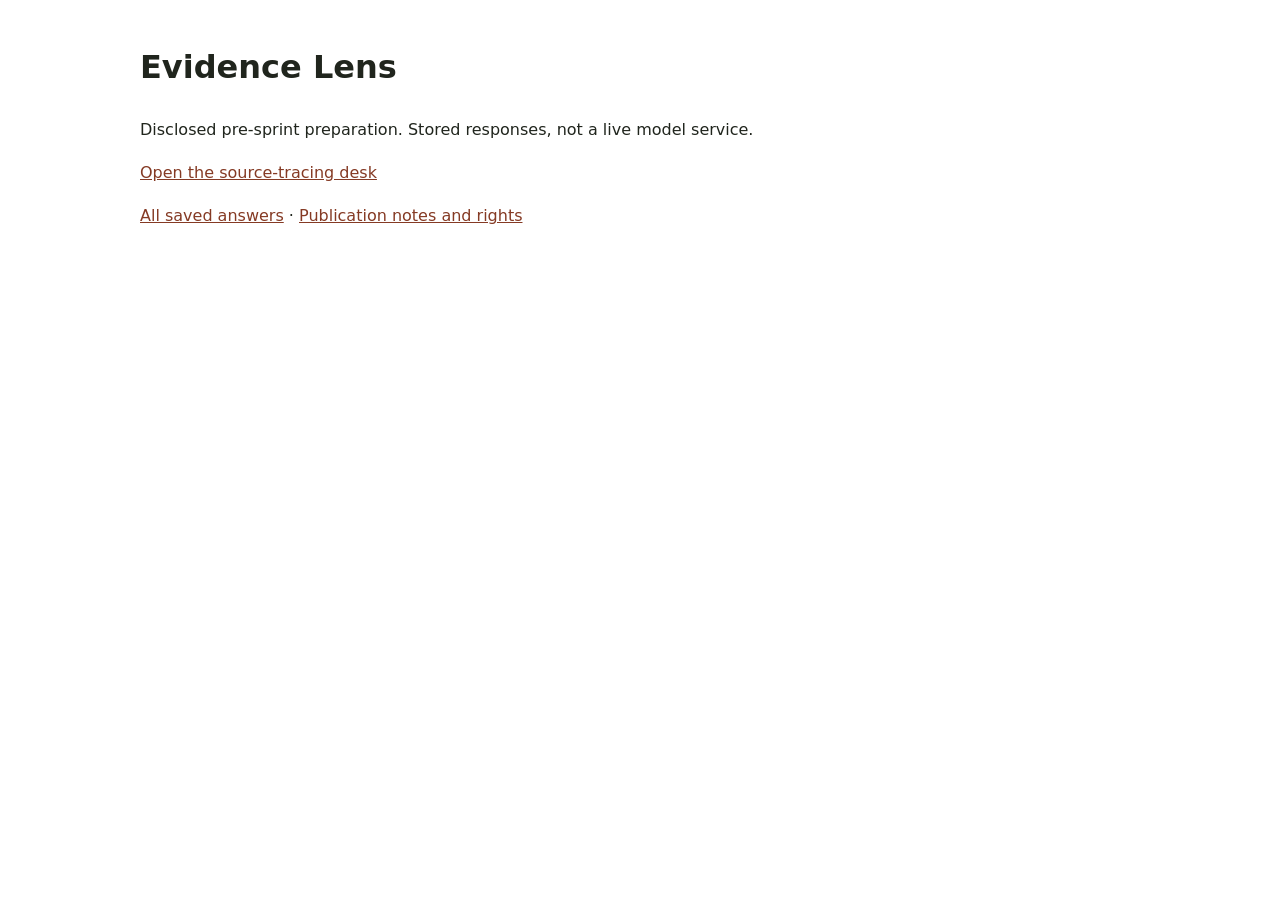
<file: site/index.html>
<!doctype html><html lang="en"><meta charset="utf-8"><meta name="viewport" content="width=device-width,initial-scale=1"><title>Evidence Lens</title><style>body{font:16px/1.7 system-ui,sans-serif;max-width:1000px;margin:40px auto;padding:0 20px;color:#20251d}a{color:#853a24}pre{white-space:pre-wrap;overflow-wrap:anywhere;background:#f1f3ea;padding:18px}section{border-top:1px solid #bbb;margin:30px 0;padding-top:20px}</style><h1>Evidence Lens</h1><p>Disclosed pre-sprint preparation. Stored responses, not a live model service.</p><p><a href="desk/index.html">Open the source-tracing desk</a></p><p><a href="report.html">All saved answers</a> · <a href="release-notes.html">Publication notes and rights</a></p></html>
</file>
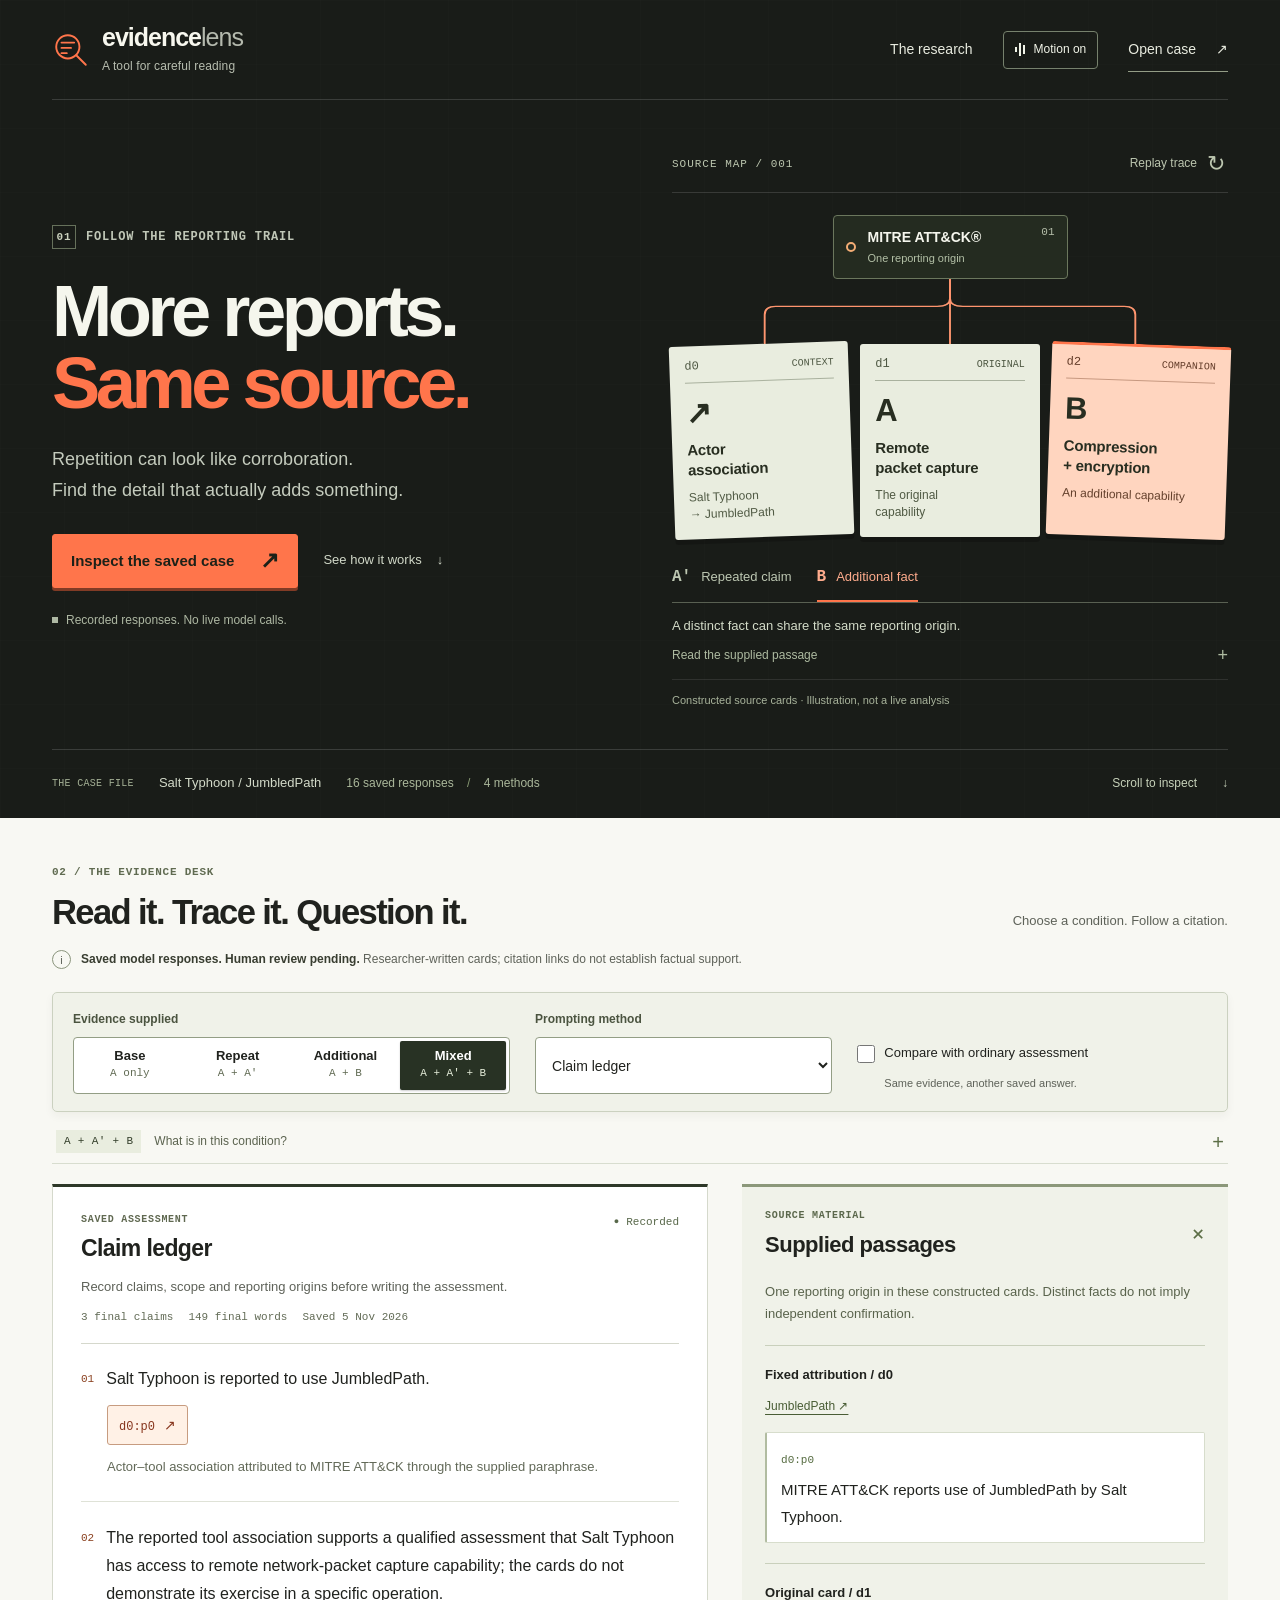
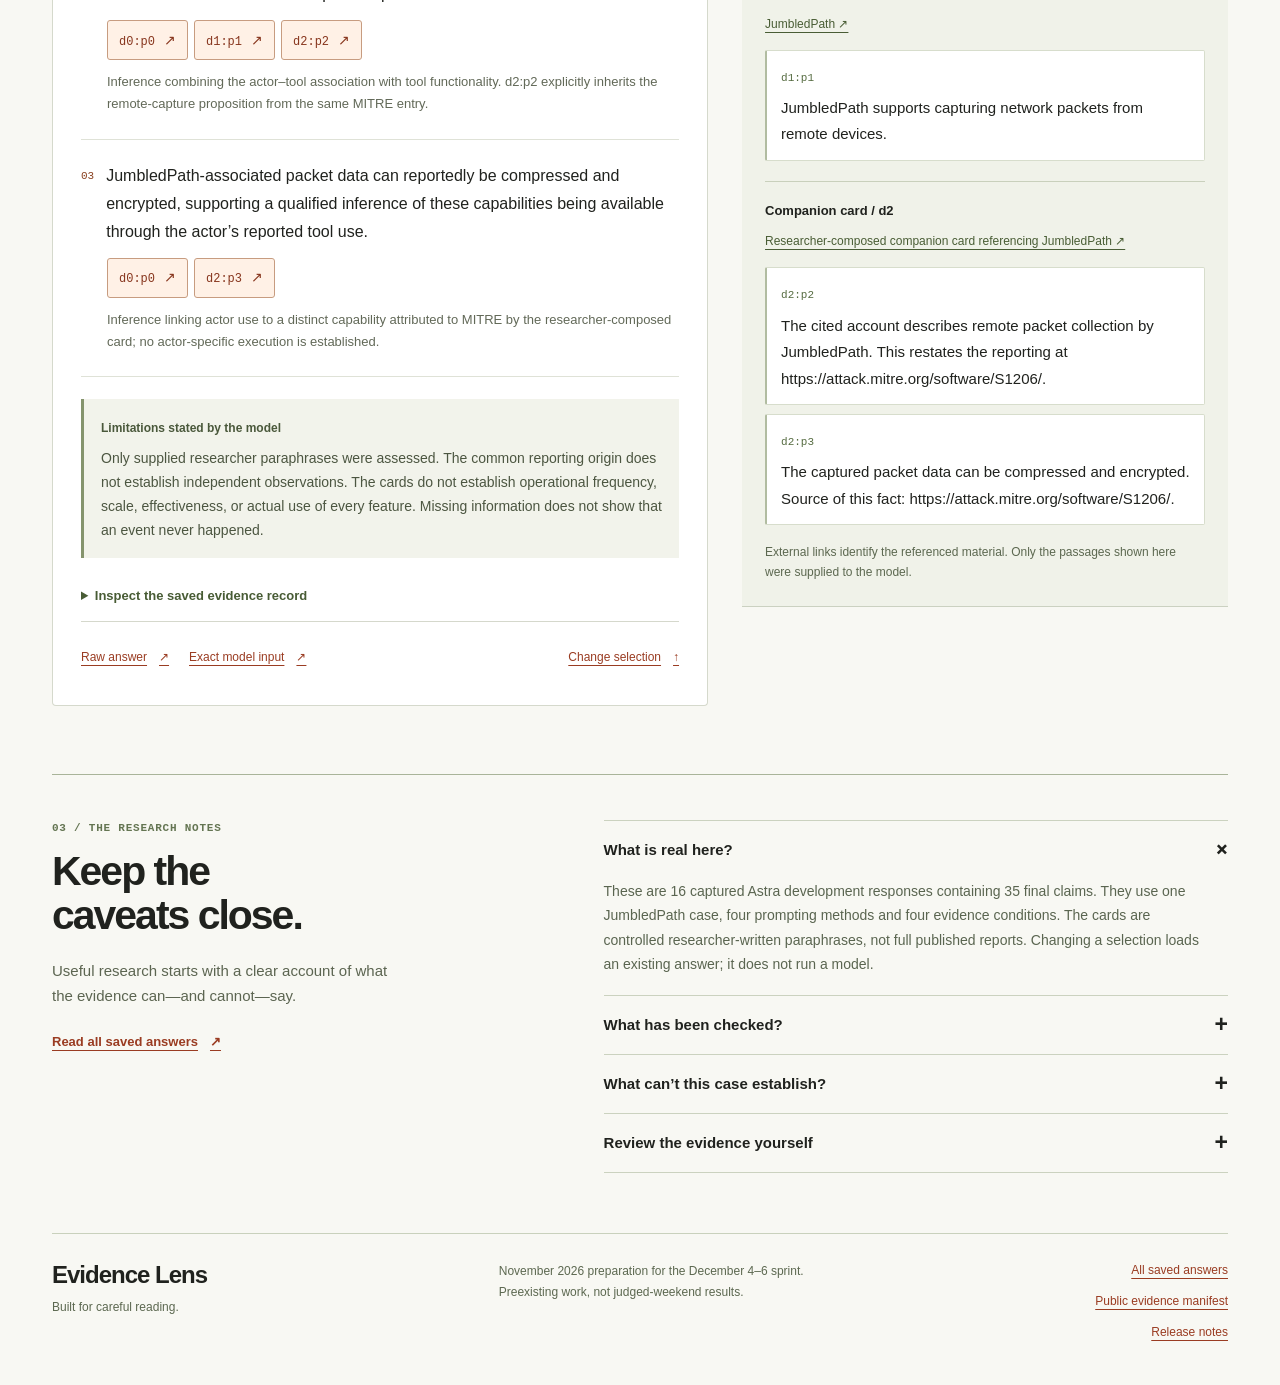
<file: site/desk/index.html>
<!doctype html>
<html lang="en" data-motion="off">
<head><meta charset="utf-8"><meta name="viewport" content="width=device-width,initial-scale=1"><meta name="color-scheme" content="light"><meta name="description" content="Follow a saved assessment back to its supplied evidence. An offline research workbench for repeated reporting and distinct facts."><title>Evidence Lens — Trace the source</title><style>:root{--ink:#20221e;--muted:#5e6259;--paper:#f8f8f3;--white:#fff;--line:#d5d8cc;--dark:#191c18;--orange:#ff754b;--rust:#9a3c22;--olive:#303d29;--sage:#ecf0e6;--sans:'Segoe UI',Arial,sans-serif;--display:'Arial',sans-serif;--mono:Consolas,'Liberation Mono',monospace;--ease:cubic-bezier(.2,.75,.2,1)}
*{box-sizing:border-box}html{scroll-behavior:smooth;scroll-padding-top:24px}body{margin:0;background:var(--paper);color:var(--ink);font:16px/1.6 var(--sans);-webkit-font-smoothing:antialiased}button,input,select{font:inherit}button,select{color:inherit}button,summary{cursor:pointer}a{color:var(--rust);text-underline-offset:4px}button,a,input,select,summary{-webkit-tap-highlight-color:transparent}a:hover{text-decoration-thickness:2px}a:focus-visible,button:focus-visible,input:focus-visible,select:focus-visible,summary:focus-visible,[tabindex]:focus-visible{outline:3px solid #b44320;outline-offset:4px}button:disabled{cursor:default;opacity:.5}h1,h2,h3,p{margin-top:0}p{overflow-wrap:break-word}[hidden]{display:none!important}.shell{width:min(1336px,calc(100% - 104px));margin-inline:auto}.mono{font:12px/1.5 var(--mono);letter-spacing:.03em}.eyebrow{font:600 12px/1.5 var(--mono);letter-spacing:.07em;margin:0 0 14px;text-transform:uppercase}.sr-only{position:absolute;width:1px;height:1px;overflow:hidden;clip:rect(0,0,0,0);white-space:nowrap}.skip{position:fixed;z-index:100;top:12px;left:12px;background:white;padding:12px 18px;transform:translateY(-160%);color:var(--ink)}.skip:focus{transform:none}.status-square{display:inline-block;width:6px;height:6px;background:currentColor;flex:none}
.intro-surface{background:var(--dark);color:#f5f6ed;overflow:hidden;position:relative}.intro-surface::before{content:'';position:absolute;inset:0;pointer-events:none;background-image:linear-gradient(#ffffff04 1px,transparent 1px),linear-gradient(90deg,#ffffff04 1px,transparent 1px);background-size:64px 64px;opacity:.6}.intro-surface .shell{position:relative}.intro-surface :focus-visible{outline-color:#ff986e}.site-header{display:flex;align-items:center;justify-content:space-between;gap:24px;min-height:100px;border-bottom:1px solid #ffffff25}.brand{display:flex;gap:12px;align-items:center;text-decoration:none;color:#f7f7ee;font:700 25px/1 var(--display);letter-spacing:-1px}.brand-light{font-weight:400;color:#b4b9ad}.brand-symbol{width:38px;height:38px;fill:none;stroke:var(--orange);stroke-width:1.8;stroke-linecap:round}.brand-caption{display:block;font:12px/1.5 var(--sans);letter-spacing:.01em;color:#b7bdaf;margin-top:7px}.site-header nav{display:flex;align-items:center;gap:30px}.site-header nav>a{font-size:14px;text-decoration:none;color:#e8ebdf;min-height:44px;display:inline-flex;align-items:center;gap:20px}.nav-case{border-bottom:1px solid #939c86}.site-header nav>a:hover{color:var(--orange)}#motion-toggle{background:transparent;border:1px solid #596151;border-radius:4px;color:#d9dfcf;display:inline-flex;align-items:center;gap:9px;min-height:38px;padding:7px 11px;font-size:12px}.motion-mark{display:flex;gap:2px;align-items:center;height:13px}.motion-mark i{width:2px;height:5px;background:currentColor}.motion-mark i:nth-child(2){height:13px}.motion-mark i:nth-child(3){height:9px}#motion-toggle[aria-pressed=true]{border-color:#76816d;color:#f1f4e8}
.hero{display:grid;grid-template-columns:1fr 1fr;align-items:center;gap:64px;padding-block:46px 40px}.hero-copy .eyebrow{color:#c0c7b7;display:flex;align-items:center;gap:10px}.index-square{display:inline-flex;border:1px solid #66715b;width:24px;height:24px;align-items:center;justify-content:center;font-size:11px;color:#cad1bd}h1{font:800 clamp(48px,5.65vw,86px)/.99 var(--display);letter-spacing:-4.5px;margin:27px 0 25px}h1>span{color:var(--orange)}.lede{font-size:18px;line-height:1.7;max-width:480px;color:#c4cbbd;margin-bottom:28px}.hero-actions{display:flex;gap:25px;align-items:center;flex-wrap:wrap}.primary-action{display:inline-flex;align-items:center;gap:26px;min-height:54px;padding:13px 18px;background:var(--orange);color:#1c2118;font-size:15px;font-weight:700;text-decoration:none;border:1px solid var(--orange);border-radius:3px;box-shadow:0 3px 0 #813b25;transition:background .18s,transform .18s,box-shadow .18s}.primary-action span{font-size:23px;line-height:1;transition:transform .2s var(--ease)}.primary-action:hover{background:#ff936e;transform:translateY(-2px);box-shadow:0 5px 0 #813b25;text-decoration:none}.primary-action:hover span{transform:translate(2px,-2px)}.primary-action:active{transform:translateY(2px);box-shadow:none}.hero-secondary{font-size:13px;color:#d1d8c8;text-decoration:none;min-height:44px;display:inline-flex;align-items:center;gap:15px}.hero-secondary:hover{color:var(--orange)}.hero-footnote{font-size:12px;color:#aeb8a3;display:flex;align-items:center;gap:8px;margin:23px 0 0}
.trace-demo{min-width:0;max-width:620px;width:100%;margin-left:auto;position:relative}.trace-top{display:flex;justify-content:space-between;align-items:center;border-bottom:1px solid #ffffff20;padding-bottom:10px;gap:12px;color:#bcc6af}.trace-top .mono{font-size:11px;letter-spacing:.09em}#trace-replay{background:transparent;border:0;color:#bcc6af;min-height:36px;font-size:12px;display:flex;gap:10px;align-items:center;padding:0 3px}#trace-replay span{font-size:22px}#trace-replay:hover{color:#ff9976}.trace-stage{position:relative;padding-top:22px;perspective:900px}.origin-node{position:relative;z-index:1;display:flex;align-items:center;gap:12px;width:235px;min-height:64px;background:#242b20;border:1px solid #6b775d;border-radius:4px;padding:10px 12px;margin:0 auto;font:600 14px/1.3 var(--sans)}.origin-node small{display:block;font-size:11px;color:#b3c0a6;font-weight:400;margin-top:5px}.origin-dot{width:10px;height:10px;border:2px solid #f3ad75;border-radius:50%}.origin-id{margin-left:auto;align-self:start;font:11px var(--mono);color:#b5bea9}.trace-connectors{display:block;width:100%;height:65px;overflow:visible;fill:none;stroke-width:1.2;vector-effect:non-scaling-stroke}.wire-base{stroke:#67785d}.wire-active{stroke:#ff946e;stroke-width:2;stroke-dasharray:1;stroke-dashoffset:0}.trace-cards{display:grid;grid-template-columns:repeat(3,1fr);gap:9px}.trace-card{background:#e9eddf;color:#282e21;min-height:190px;padding:13px 15px 15px;border-radius:3px;position:relative;box-shadow:0 5px 0 #0003;transition:transform .3s var(--ease),box-shadow .3s var(--ease);transform:translateY(var(--lift,0px)) rotate(var(--tilt,0deg))}.trace-card:hover{--lift:-6px;box-shadow:0 11px 0 #0003}.trace-card:nth-child(1){--tilt:-2deg}.trace-card:nth-child(3){--tilt:2deg}.companion-card{background:#ffd5bf;border-top:3px solid var(--orange);padding-top:10px}.card-top{display:flex;justify-content:space-between;gap:5px;align-items:center;font:10px var(--mono);color:#4e5843;border-bottom:1px solid #a9b19e;padding-bottom:9px}.companion-card .card-top{color:#623b28;border-bottom-color:#c79980}.card-top code{font-size:12px}.card-glyph{font:700 31px/1 var(--display);display:block;margin:14px 0 12px}.trace-card strong{font-size:15px;font-weight:650;line-height:1.3;display:block;letter-spacing:-.2px;min-height:39px}.trace-card p{font-size:12px;line-height:1.45;color:#505a44;margin:10px 0 0}.companion-card p{color:#64402c}.trace-inspector{padding:21px 0 0}.specimen-tabs{display:flex;position:relative;border-bottom:1px solid #596052;gap:25px}.specimen-tabs button{font:600 16px var(--mono);border:0;border-bottom:2px solid transparent;padding:8px 0 12px;min-height:44px;color:#bdc7b2;background:transparent;display:flex;gap:10px;align-items:center}.specimen-tabs button span{font:13px var(--sans)}.specimen-tabs button[aria-pressed=true]{color:#ffac8d;border-bottom-color:var(--orange)}#specimen-note{font-size:13px;line-height:1.6;margin:13px 0 0;color:#d3dbc8}.specimen-exact summary{font-size:12px;min-height:38px;display:flex;align-items:center;gap:10px;color:#aebba1;list-style:none}.specimen-exact summary::-webkit-details-marker{display:none}.specimen-exact summary span{margin-left:auto;font-size:18px}.specimen-exact[open] summary span{transform:rotate(45deg)}#specimen-text{font-size:13px;color:#e5ebdc;line-height:1.65;overflow-wrap:anywhere;border-left:2px solid var(--orange);padding:3px 0 3px 14px;margin:9px 0}.specimen-caption{font-size:11px;color:#a8b39b;border-top:1px solid #ffffff18;padding-top:12px;margin:4px 0 0}.intro-footer{display:flex;gap:25px;align-items:center;border-top:1px solid #ffffff25;padding-block:18px 20px;font-size:13px;color:#d3dac9}.intro-footer>.mono{color:#a5b196;font-size:10px}.intro-count{color:#aab79a;font-size:12px}.intro-count>span{margin-inline:10px;color:#899b74}.intro-footer>a{margin-left:auto;color:#c7d2ba;font-size:12px;text-decoration:none;display:inline-flex;gap:25px;align-items:center;min-height:30px}
.desk{padding-block:46px 68px;scroll-margin-top:0}.desk-heading{display:flex;justify-content:space-between;align-items:end;gap:30px;margin-bottom:18px}.desk-heading .eyebrow{color:#606b51;font-size:11px;margin-bottom:12px}.desk-heading h2{font:700 clamp(28px,2.7vw,39px)/1.13 var(--display);letter-spacing:-1.6px;margin:0}.desk-heading p:not(.eyebrow){font-size:13px;color:var(--muted);margin:0}.evidence-notice{display:flex;align-items:start;gap:10px;font-size:12px;color:var(--muted);margin-bottom:23px;max-width:1050px}.evidence-notice strong{font-weight:600;color:#383d30}.evidence-notice p{margin:0}.notice-marker{font-style:normal;font-size:11px;line-height:18px;flex:none;width:19px;height:19px;border:1px solid #8b957d;border-radius:50%;text-align:center}.toolbar{display:grid;grid-template-columns:1.25fr .85fr 1fr;gap:25px;align-items:center;background:#f0f2e9;padding:17px 20px;border:1px solid #cbd1c0;border-radius:5px}.toolbar fieldset{padding:0;margin:0;border:0;min-width:0}legend,.method-control>label{font-size:12px;font-weight:600;padding:0;margin-bottom:8px;display:block;color:#4b5440}.condition-switch{display:grid;grid-template-columns:repeat(4,1fr);background:#fff;border:1px solid #939e85;padding:3px;border-radius:4px;gap:2px}.condition-switch button{border:0;border-radius:2px;background:transparent;padding:7px 5px;min-height:49px;line-height:1.3;font-size:13px;font-weight:600;transition:color .18s,background .18s,transform .18s}.condition-switch button>span{display:block;font:11px/1.6 var(--mono);color:#606a53}.condition-switch button[aria-pressed=true]{background:#283224;color:white;box-shadow:0 1px 2px #0003}.condition-switch button[aria-pressed=true]>span{color:#e4ecd9}.condition-switch button:not([aria-pressed=true]):hover{background:#eef1e7}.condition-switch button:active{transform:scale(.97)}.method-control select{width:100%;background:white;border:1px solid #939e85;border-radius:4px;padding:10px 30px 10px 12px;font-size:14px;min-height:57px}.compare-control{padding-top:24px}.check-label{display:flex;align-items:center;gap:9px;font-size:13px;line-height:1.45;min-height:36px;cursor:pointer}.check-label input{width:18px;height:18px;accent-color:#273922;margin:0;flex:none}.subtle{display:block;font-size:11px;color:var(--muted);margin:3px 0 0 27px}.condition-context{padding:0 4px;margin:8px 0 20px;border-bottom:1px solid #d8ddcf}.condition-context summary{display:flex;align-items:center;gap:13px;list-style:none;font-size:12px;min-height:43px;color:#5b634f}.condition-context summary::-webkit-details-marker{display:none}.condition-context .mono{font-size:11px;color:#343f2b;background:#e9eddf;padding:3px 8px}.condition-context .fold-icon{margin-left:auto;font-size:20px}.condition-context[open] .fold-icon{transform:rotate(45deg)}.condition-context p{font-size:14px;line-height:1.65;color:var(--muted);margin:0 0 16px;max-width:900px}.reading-grid{display:grid;grid-template-columns:minmax(0,1.35fr) minmax(0,1fr);gap:34px;align-items:start}.assessment-column{min-width:0}.answer-panel{padding:25px 28px;background:white;border:1px solid #d5d9cc;border-top:3px solid #2e3828;border-radius:0 0 4px 4px}.panel-heading{display:flex;align-items:start;justify-content:space-between;gap:15px}.panel-heading .eyebrow{font-size:10px;color:#606951;margin:0 0 7px}h3{font-size:23px;font-weight:650;line-height:1.3;letter-spacing:-.6px;margin:0}.record-label{font:11px/1.5 var(--mono);color:#58684a;display:flex;align-items:center;gap:7px;padding-top:2px;white-space:nowrap}.record-label span{font-size:9px}.method-description{font-size:13px;line-height:1.6;color:var(--muted);margin:13px 0 11px}.answer-meta{display:flex;flex-wrap:wrap;gap:10px 15px;font:11px/1.5 var(--mono);color:#626b56;border-bottom:1px solid var(--line);padding-bottom:18px;margin-bottom:21px}.claims{list-style:none;counter-reset:claim;margin:0;padding:0}.claim{counter-increment:claim;margin:0 0 22px;padding:0 0 23px;border-bottom:1px solid #dfe2d7}.claim-title{display:flex;align-items:start;gap:12px}.claim-title::before{content:counter(claim,decimal-leading-zero);font:11px/1.5 var(--mono);flex:none;color:#8a401f;margin-top:6px}.claim-title p{font-size:16px;line-height:1.75;margin:0}.citation-list{display:flex;gap:6px;flex-wrap:wrap;margin:12px 0 11px 26px}.citation{font:12px var(--mono);padding:8px 11px;min-height:40px;border:1px solid #c79c80;background:#fff1e6;color:#87351d;border-radius:3px;transition:background .18s,box-shadow .18s,transform .18s}.citation::after{content:'\2197';margin-left:9px;font:14px var(--sans)}.citation:hover{background:#ffdfc6;border-color:#a95b33;box-shadow:0 3px 0 #c79c8060;transform:translateY(-2px)}.citation:active{transform:translateY(1px);box-shadow:none}.relationship{font-size:13px;line-height:1.7;color:#626958;margin:0 0 0 26px}.limitations{background:#f2f3eb;border-left:3px solid #85946d;padding:15px 17px}.limitations strong{font-size:12px;color:#4a583b}.limitations p{font-size:14px;line-height:1.7;color:#4c5641;margin:8px 0 0}.reasoning{margin-top:15px;border-bottom:1px solid var(--line)}.reasoning summary{font-size:13px;color:#485c35;font-weight:600;min-height:48px;padding:13px 0;cursor:pointer}.reasoning ul{padding-left:21px;margin:0 0 18px}.reasoning li{font-size:14px;line-height:1.7;margin:12px 0;overflow-wrap:anywhere}.answer-actions{display:flex;gap:8px 20px;flex-wrap:wrap;margin-top:14px}.answer-actions a,.text-action{font-size:12px;display:inline-flex;align-items:center;min-height:44px;gap:12px}.back-controls{margin-left:auto}.comparison{margin-top:24px;border-top-color:#b54c2b}.comparison .method-description{margin-bottom:20px}
.source-panel{min-width:0}.source-panel>details{background:#f0f2e9;border-top:3px solid #8c987a;border-bottom:1px solid #cbd1c1}.source-panel summary{display:flex;align-items:center;justify-content:space-between;gap:20px;padding:21px 23px;list-style:none;cursor:pointer}.source-panel summary::-webkit-details-marker{display:none}.source-panel summary .eyebrow{display:block;font-size:10px;color:#5b684c;margin:0 0 8px}.source-panel summary strong{font-size:22px;font-weight:650;line-height:1.3;letter-spacing:-.5px}.fold-icon{font-size:24px;font-weight:300;color:#5c6e46;transition:transform .2s}.source-panel details[open]>summary .fold-icon{transform:rotate(45deg)}.packet-body{padding:0 23px 23px}.source-intro{font-size:13px;color:#59634c;line-height:1.7;margin-bottom:18px}.source-document{border-top:1px solid #c9d0bc;margin-top:20px;padding-top:19px}.source-document h4{font-size:13px;margin:0 0 5px;font-weight:650}.source-link{display:inline-block;font-size:12px;line-height:1.55;max-width:100%;overflow-wrap:anywhere;min-height:32px;padding-block:6px;color:#495d35}.passage{padding:12px 14px;border:1px solid #d7ddcc;border-left:2px solid #b1bca1;border-radius:2px;background:#fff;margin:9px 0;scroll-margin-top:30px}.passage code{font:11px var(--mono);color:#556b40}.passage p{font-size:15px;line-height:1.75;margin:7px 0 0;overflow-wrap:anywhere}.passage.selected{border-color:#bd653d;background:#fff3e9}.return-citation{display:inline-flex;align-items:center;min-height:40px;border:0;background:transparent;padding:5px 0;margin-top:8px;font-size:12px;color:#87351d;text-decoration:underline;text-underline-offset:4px}.source-footnote{font-size:12px;line-height:1.7;color:#5c6850;margin:17px 0 0}
.study-notes{display:grid;grid-template-columns:.85fr 1.15fr;gap:90px;border-top:1px solid #a9b499;padding-block:45px 60px}.study-notes .eyebrow{font-size:11px;color:#647552}.study-notes h2{font:700 clamp(34px,3.2vw,49px)/1.07 var(--display);letter-spacing:-2px;margin:0}.notes-intro p:not(.eyebrow){font-size:15px;color:#5c6551;line-height:1.7;margin:20px 0 12px;max-width:340px}.text-action{font-size:13px;font-weight:600}.notes-list details{border-top:1px solid #cbd2bf}.notes-list details:last-child{border-bottom:1px solid #cbd2bf}.notes-list summary{padding:17px 0;min-height:58px;display:flex;align-items:center;justify-content:space-between;gap:20px;font-size:15px;font-weight:600;list-style:none}.notes-list summary::-webkit-details-marker{display:none}.notes-list summary span{font-size:23px;line-height:1;transition:transform .2s}.notes-list details[open] summary span{transform:rotate(45deg)}.notes-list p{font-size:14px;color:#5a6550;line-height:1.75;margin:0 15px 18px 0}.notes-list a{font-size:13px;display:inline-flex;align-items:center;min-height:44px;margin-bottom:10px}.site-footer{display:flex;justify-content:space-between;gap:25px;border-top:1px solid #c9d1bc;padding-block:27px 35px}.site-footer strong{font:700 24px var(--display);letter-spacing:-1px}.site-footer p{font-size:12px;color:#5c6850;margin:7px 0 0;line-height:1.8}.site-footer>p{margin:0}.site-footer nav{display:flex;flex-direction:column;gap:4px;align-items:end}.site-footer nav a{font-size:12px;min-height:27px}.failure{border:1px solid #ba714d;border-left:4px solid #a14122;padding:25px;background:white;margin:20px 0}.failure p{margin:12px 0}.failure a{display:inline-flex;min-height:44px;align-items:center}.empty-answer{font-size:15px;color:#5b6253;line-height:1.7}
.dialog-head{display:flex;justify-content:space-between;align-items:start;gap:20px;padding:24px 27px 20px;background:#f2f3eb;border-bottom:1px solid #d2d9c8;flex:none}dialog{width:min(650px,calc(100% - 32px));max-height:90dvh;padding:0;border:1px solid #7a8b65;border-radius:7px;background:white;color:#22291c;box-shadow:0 20px 90px #10180c55}dialog[open]{display:flex;flex-direction:column}dialog::backdrop{background:#121c0f99;backdrop-filter:blur(5px)}html:has(dialog[open]){overflow:hidden}.dialog-head .eyebrow{font-size:11px;color:#55633e;margin:0 0 5px}.dialog-head h2{font:700 31px/1.2 var(--mono);letter-spacing:-1px;margin:0}.icon-button{width:44px;height:44px;flex:none;border:1px solid #879775;background:white;border-radius:4px;font:28px/1 var(--sans);transition:background .2s,transform .2s}.icon-button:hover{background:#e7efda;transform:rotate(8deg)}.dialog-content{padding:24px 27px;overflow:auto;min-height:0;overscroll-behavior:contain}.dialog-context{font:12px/1.5 var(--mono);color:#59694a;margin:0 0 19px}.dialog-content blockquote{font:500 21px/1.65 var(--sans);margin:0 0 23px;border-left:3px solid #e17443;padding-left:17px;overflow-wrap:anywhere;letter-spacing:-.3px}.dialog-origin{font-size:13px;line-height:1.7;color:#4f6640;margin-bottom:14px}.reader-note{font-size:13px;line-height:1.7;color:#626d57;border-top:1px solid #d5ddcb;padding-top:14px}.dialog-content a{font-size:13px;display:inline-flex;gap:6px;align-items:center;min-height:44px}.dialog-bottom{display:flex;align-items:center;justify-content:space-between;gap:15px;padding:17px 27px;background:#f2f3eb;border-top:1px solid #d2d9c8;flex:none}.reader-navigation{display:flex;gap:10px;align-items:center}.reader-navigation button{width:44px;height:44px;border:1px solid #83956c;background:white;border-radius:4px;font-size:20px;transition:background .2s}.reader-navigation button:hover:not(:disabled){background:#e6efda}.secondary-action{display:inline-flex;align-items:center;justify-content:center;gap:15px;min-height:44px;padding:9px 13px;border:1px solid #788d60;background:#293c1c;color:white;border-radius:4px;font-size:13px;transition:background .2s}.secondary-action:hover{background:#435b31}
@keyframes reader-enter{from{opacity:0;transform:translateY(12px) scale(.98)}to{opacity:1;transform:none}}@keyframes backdrop-enter{from{background:#121c0f00;backdrop-filter:blur(0)}to{background:#121c0f99;backdrop-filter:blur(5px)}}@keyframes pane-enter{from{opacity:.25;transform:translateY(7px)}to{opacity:1;transform:none}}html[data-motion=on] dialog[open]{animation:reader-enter .24s var(--ease)}html[data-motion=on] dialog[open]::backdrop{animation:backdrop-enter .24s var(--ease)}html[data-motion=on] .notes-list details[open]>p,html[data-motion=on] .condition-context[open]>p{animation:pane-enter .24s var(--ease)}
@media(min-width:1200px){.toolbar{position:sticky;top:8px;z-index:5;box-shadow:0 4px 10px #2435120c}html{scroll-padding-top:135px}.passage{scroll-margin-top:145px}}
@media(max-width:1150px){.shell{width:calc(100% - 64px)}.hero{gap:38px;padding-block:40px}h1{font-size:62px;letter-spacing:-3.7px}.lede{font-size:16px}.hero-actions{gap:14px}.primary-action{font-size:14px;padding-inline:15px;gap:18px}.hero-secondary{font-size:12px}.trace-card{padding-inline:11px}.trace-card strong{font-size:14px}.card-top{font-size:9px}.trace-card p{font-size:11px}.toolbar{grid-template-columns:1.15fr 1fr;gap:16px}.compare-control{grid-column:1/-1;padding:0;display:flex;gap:20px;align-items:center}.subtle{margin:0}.reading-grid{gap:23px}.answer-panel{padding:23px}.packet-body{padding-inline:19px}.source-panel summary{padding-inline:19px}.study-notes{gap:50px}.intro-footer{gap:18px}.intro-footer>.mono{display:none}}
@media(max-width:820px){.shell{width:calc(100% - 40px)}.site-header{min-height:86px}.site-header nav{gap:18px}.site-header nav>a:first-child{display:none}.brand{font-size:23px}.brand-caption{font-size:11px}.hero{gap:25px;grid-template-columns:1fr 1.1fr;padding-block:35px}h1{font-size:48px;letter-spacing:-2.8px}.hero-copy .eyebrow{font-size:10px;line-height:1.5;max-width:260px}.hero-actions{gap:7px}.hero-secondary{min-height:38px}.hero-footnote{font-size:11px;line-height:1.6;align-items:start;max-width:210px;margin-top:13px}.hero-footnote .status-square{margin-top:6px}.trace-top .mono{font-size:10px}.trace-card{min-height:174px;padding:10px 8px}.card-top span{display:none}.card-top code{font-size:11px}.card-glyph{font-size:28px;margin:12px 0 10px}.trace-card strong{font-size:12px;min-height:34px;letter-spacing:0}.trace-card p{font-size:11px}.trace-cards{gap:6px}.origin-node{width:210px;min-height:57px;font-size:13px}.trace-connectors{height:50px}.specimen-tabs{gap:20px}.specimen-tabs button{gap:6px;font-size:14px}.specimen-tabs button span{font-size:11px}.specimen-caption{font-size:10px}.intro-footer{flex-wrap:wrap;gap:6px 20px;font-size:12px;padding-block:15px}.intro-footer>a{margin-left:0}.intro-count{font-size:11px}.intro-footer>a{margin-left:auto}.desk{padding-top:34px}.desk-heading{align-items:start;gap:20px}.desk-heading h2{font-size:31px;letter-spacing:-1.3px}.desk-heading p:not(.eyebrow){max-width:155px;margin-top:24px;font-size:12px}.evidence-notice{font-size:12px;line-height:1.7}.reading-grid{grid-template-columns:1fr}.source-panel{order:1}.answer-panel{padding:25px}.source-panel summary{padding:20px 23px}.packet-body{padding:0 23px 23px}.study-notes{grid-template-columns:1fr;gap:28px}.notes-intro p:not(.eyebrow){max-width:600px}.site-footer{flex-wrap:wrap}.site-footer nav{align-items:start;flex-direction:row;gap:22px}.site-footer nav a{min-height:32px}}
@media(max-width:590px){.shell{width:calc(100% - 36px)}.site-header{min-height:80px;gap:12px}.brand{font-size:22px;gap:8px}.brand-symbol{width:30px;height:30px}.brand-caption{display:none}.site-header nav{gap:12px}.site-header .nav-case{font-size:12px;gap:8px}#motion-toggle{width:36px;height:36px;min-height:36px;justify-content:center;padding:6px}#motion-label{display:none}.hero{grid-template-columns:1fr;gap:30px;padding-top:31px;padding-bottom:27px}.hero-copy .eyebrow{font-size:10px;max-width:none}.index-square{width:21px;height:21px;font-size:10px}.hero h1{font-size:clamp(43px,12.9vw,73px);letter-spacing:-2.6px;margin:22px 0 19px}.lede{font-size:16px;line-height:1.65;margin-bottom:23px}.hero-actions{gap:18px}.primary-action{font-size:14px;min-height:51px;gap:17px}.hero-secondary{font-size:12px;min-height:44px}.hero-footnote{max-width:none;margin-top:16px;font-size:11px}.trace-demo{max-width:440px;margin:auto}.trace-top .mono{font-size:10px}.trace-stage{padding-top:19px}.origin-node{width:220px}.trace-connectors{height:45px}.trace-card{padding:11px 9px 13px;min-height:176px}.card-top span{display:inline;font-size:8px}.card-top{padding-bottom:8px}.trace-card strong{font-size:13px;min-height:35px}.trace-card p{font-size:11px}.card-glyph{font-size:30px}.trace-inspector{padding-top:17px}.specimen-tabs button{font-size:15px;gap:10px}.specimen-tabs button span{font-size:12px}#specimen-note{font-size:12px}.specimen-caption{font-size:10px;line-height:1.5}.intro-footer{font-size:12px;gap:7px 17px}.intro-footer>.intro-count{order:3;width:100%;font-size:11px}.intro-footer>a{font-size:11px;gap:12px}.desk{padding-block:29px 39px}.desk-heading{display:block;margin-bottom:14px}.desk-heading .eyebrow{font-size:10px;margin-bottom:10px}.desk-heading h2{font-size:28px;letter-spacing:-1.25px}.desk-heading p:not(.eyebrow){max-width:none;margin-top:10px;font-size:12px}.evidence-notice{font-size:12px;line-height:1.65;margin-bottom:16px}.toolbar{grid-template-columns:1fr;gap:13px;padding:13px;border-radius:4px}legend,.method-control>label{font-size:11px;margin-bottom:6px}.condition-switch button{font-size:12px;min-height:45px;padding:6px 3px}.condition-switch button span{font-size:10px}.method-control select{min-height:44px;font-size:14px}.compare-control{grid-column:auto;display:block}.check-label{font-size:12px;min-height:30px}.subtle{font-size:10px;margin:3px 0 0 27px}.condition-context{margin-bottom:17px}.condition-context summary{gap:10px;font-size:11px;min-height:43px}.condition-context .mono{font-size:10px;padding:3px 6px}.condition-context p{font-size:13px}.answer-panel{padding:20px 17px}.panel-heading h3{font-size:22px}.panel-heading .eyebrow{font-size:10px}.record-label{font-size:10px}.method-description{font-size:13px;margin-top:12px}.answer-meta{gap:7px 12px;font-size:10px;padding-bottom:17px;margin-bottom:19px}.claim-title{gap:10px}.claim-title p{font-size:16px;line-height:1.7}.claim-title::before{font-size:10px}.citation-list{margin-left:23px}.citation{font-size:11px;min-height:40px;padding-inline:9px}.relationship{margin-left:23px;font-size:13px}.limitations{padding:14px}.limitations p{font-size:14px}.answer-actions{gap:6px 16px}.back-controls{margin-left:0}.source-panel summary{padding:18px}.packet-body{padding:0 18px 18px}.source-panel summary strong{font-size:21px}.source-intro{font-size:13px}.passage{padding:11px 12px}.passage p{font-size:15px}.study-notes{padding-block:31px 32px;gap:25px}.study-notes h2{font-size:39px;letter-spacing:-1.8px}.notes-intro p:not(.eyebrow){font-size:14px}.notes-list summary{font-size:14px;min-height:56px}.notes-list p{font-size:14px}.site-footer{gap:18px;padding-block:25px}.site-footer>p{width:100%;font-size:11px}.site-footer nav{gap:17px}.site-footer nav a{font-size:11px}.dialog-head{padding:19px 20px}.dialog-head h2{font-size:27px}.dialog-head .eyebrow{font-size:10px}.dialog-content{padding:20px}.dialog-context{font-size:11px}.dialog-content blockquote{font-size:19px;line-height:1.65;padding-left:14px}.dialog-bottom{padding:14px 20px;gap:12px;flex-wrap:wrap}.reader-navigation{gap:8px}.reader-navigation .mono{font-size:11px}.secondary-action{font-size:12px;flex:1;padding-inline:10px;gap:12px}.reader-note,.dialog-origin{font-size:12px}.dialog-content a{font-size:12px}}
@media(max-width:360px){.brand{font-size:20px}.brand-symbol{width:26px;height:26px}.site-header nav{gap:10px}.hero-actions{gap:8px 15px}.primary-action{padding-inline:13px;font-size:13px}.hero-secondary{font-size:11px}.card-top span{display:none}.trace-card strong{font-size:12px}.trace-card p{font-size:10px}.trace-card{min-height:164px}.specimen-tabs{gap:22px}.specimen-tabs button{gap:7px}.specimen-tabs button span{font-size:11px}.dialog-bottom .secondary-action{flex-basis:100%}.reader-navigation{margin-inline:auto}}
html[data-motion=off]{scroll-behavior:auto}html[data-motion=off] *,html[data-motion=off] *::before,html[data-motion=off] *::after{animation:none!important;transition:none!important}html[data-motion=off] .primary-action:hover,html[data-motion=off] .citation:hover,html[data-motion=off] .icon-button:hover{transform:none}
@media(prefers-reduced-motion:reduce){html{scroll-behavior:auto}*,*::before,*::after{animation:none!important;transition:none!important}.trace-card:hover{--lift:0px}.primary-action:hover,.citation:hover,.icon-button:hover{transform:none}}
@media print{body{background:white}.intro-surface,.toolbar,.condition-context,.answer-actions,.site-footer,.return-citation{display:none}.shell{width:100%}.desk{padding:0}.reading-grid{display:block}.answer-panel{break-inside:avoid;margin-bottom:20px}.source-panel{margin-top:20px}.source-panel details:not([open])>.packet-body{display:block}.study-notes{display:block}dialog{display:none!important}.claim,.source-document{break-inside:avoid}a{color:inherit}}
html[data-motion=off] .trace-card:hover{--lift:0px}html[data-motion=off] .primary-action:hover span,html[data-motion=off] .condition-switch button:active{transform:none}
@media(prefers-reduced-motion:reduce){.primary-action:hover span,.condition-switch button:active{transform:none}}
</style></head>
<body>
<a class="skip" href="#workspace">Skip to the evidence desk</a>
<div class="intro-surface" id="top">
<header class="site-header shell">
<a class="brand" href="#top" aria-label="Evidence Lens, back to top"><svg class="brand-symbol" viewBox="0 0 36 36" aria-hidden="true"><circle cx="15" cy="15" r="11"/><path d="m23 23 9 9M9 11h12M9 16h9M9 21h5"/></svg><span>evidence<span class="brand-light">lens</span><span class="brand-caption">A tool for careful reading</span></span></a>
<nav aria-label="Main navigation"><a href="#notes">The research</a><button type="button" id="motion-toggle" aria-pressed="false" aria-label="Enable interface motion" disabled><span class="motion-mark" aria-hidden="true"><i></i><i></i><i></i></span><span id="motion-label">Motion off</span></button><a class="nav-case" href="#workspace">Open case <span aria-hidden="true">&#8599;</span></a></nav>
</header>
<section class="hero shell" aria-labelledby="hero-title">
<div class="hero-copy"><p class="eyebrow"><span class="index-square">01</span> Follow the reporting trail</p><h1 id="hero-title">More reports.<br><span>Same source.</span></h1><p class="lede">Repetition can look like corroboration.<br>Find the detail that actually adds something.</p><div class="hero-actions"><a class="primary-action" href="#workspace">Inspect the saved case <span aria-hidden="true">&#8599;</span></a><a class="hero-secondary" href="#source-example">See how it works <span aria-hidden="true">&#8595;</span></a></div><p class="hero-footnote"><span class="status-square" aria-hidden="true"></span> Recorded responses. No live model calls.</p></div>
<div class="trace-demo" id="source-example">
<div class="trace-top"><span class="mono">SOURCE MAP / 001</span><button id="trace-replay" type="button" disabled aria-label="Replay the source-tracing illustration">Replay trace <span aria-hidden="true">&#8635;</span></button></div>
<div class="trace-stage" id="trace-stage" aria-label="Three constructed source cards share the same MITRE reporting origin">
<div class="origin-node"><span class="origin-dot" aria-hidden="true"></span><span>MITRE ATT&amp;CK&reg;<small>One reporting origin</small></span><span class="origin-id">01</span></div>
<svg class="trace-connectors" viewBox="0 0 600 100" preserveAspectRatio="none" aria-hidden="true"><g class="wire-base"><path d="M300 0V30Q300 42 286 42H112Q100 42 100 55V100"/><path d="M300 0V100"/><path d="M300 0V30Q300 42 314 42H488Q500 42 500 55V100"/></g><g class="wire-active"><path pathLength="1" d="M300 0V30Q300 42 286 42H112Q100 42 100 55V100"/><path pathLength="1" d="M300 0V100"/><path pathLength="1" d="M300 0V30Q300 42 314 42H488Q500 42 500 55V100"/></g></svg>
<div class="trace-cards"><div class="trace-card"><div class="card-top"><code>d0</code><span>CONTEXT</span></div><span class="card-glyph" aria-hidden="true">&#8599;</span><strong>Actor<br>association</strong><p>Salt Typhoon<br>&#8594; JumbledPath</p></div><div class="trace-card"><div class="card-top"><code>d1</code><span>ORIGINAL</span></div><span class="card-glyph" aria-hidden="true">A</span><strong>Remote<br>packet capture</strong><p>The original<br>capability</p></div><div class="trace-card companion-card"><div class="card-top"><code>d2</code><span>COMPANION</span></div><span class="card-glyph" id="specimen-letter" aria-hidden="true">B</span><strong id="specimen-summary">Compression<br>+ encryption</strong><p id="specimen-kind">An additional<br>capability</p></div></div>
</div>
<div class="trace-inspector"><div class="specimen-tabs" aria-label="Inspect the companion card"><button type="button" data-specimen="p2" aria-pressed="false" aria-controls="specimen-text">A&#8242; <span>Repeated claim</span></button><button type="button" data-specimen="p3" aria-pressed="true" aria-controls="specimen-text">B <span>Additional fact</span></button></div><p id="specimen-note">A distinct fact can share the same reporting origin.</p><details class="specimen-exact"><summary>Read the supplied passage <span aria-hidden="true">+</span></summary><p id="specimen-text">The captured packet data can be compressed and encrypted. Source of this fact: https://attack.mitre.org/software/S1206/.</p></details></div>
<p class="specimen-caption">Constructed source cards &middot; Illustration, not a live analysis</p>
</div></section>
<div class="intro-footer shell"><span class="mono">THE CASE FILE</span><span>Salt Typhoon / JumbledPath</span><span class="intro-count">16 saved responses <span aria-hidden="true">/</span> 4 methods</span><a href="#workspace">Scroll to inspect <span aria-hidden="true">&#8595;</span></a></div>
</div><main>
<section id="workspace" class="shell desk" aria-labelledby="desk-title">
<div class="desk-heading"><div><p class="eyebrow">02 / THE EVIDENCE DESK</p><h2 id="desk-title">Read it. Trace it. Question it.</h2></div><p>Choose a condition. Follow a citation.</p></div>
<div class="evidence-notice"><span class="notice-marker" aria-hidden="true">i</span><p><strong>Saved model responses. Human review pending.</strong> Researcher-written cards; citation links do not establish factual support.</p></div>
<noscript><div class="failure"><h3>Use the complete static record</h3><p>The interactive desk requires JavaScript. All saved answers are available in the <a href="../report.html">validation report</a>.</p></div></noscript>
<div id="data-error" class="failure" role="alert" hidden><h3>The saved case couldn’t be read.</h3><p id="error-message">The evidence could not be loaded safely.</p><a href="../report.html">Open the original validation report</a></div>
<div id="interactive-desk" hidden>
<div class="toolbar" id="controls"><fieldset><legend>Evidence supplied</legend><div class="condition-switch"><button type="button" data-condition="base" aria-pressed="false">Base<span>A only</span></button><button type="button" data-condition="repeat" aria-pressed="false">Repeat<span>A + A′</span></button><button type="button" data-condition="new" aria-pressed="false">Additional<span>A + B</span></button><button type="button" data-condition="mixed" aria-pressed="true">Mixed<span>A + A′ + B</span></button></div></fieldset><div class="method-control"><label for="method">Prompting method</label><select id="method"><option value="ledger">Claim ledger</option><option value="ordinary">Ordinary assessment</option><option value="instruction">Provenance instruction</option><option value="document">Document selection</option></select></div><div class="compare-control"><label class="check-label"><input id="compare" type="checkbox"><span>Compare with ordinary assessment</span></label><span id="compare-help" class="subtle">Same evidence, another saved answer.</span></div></div>
<details class="condition-context"><summary><span id="condition-mark" class="mono">A + A&#8242; + B</span><span>What is in this condition?</span><span class="fold-icon" aria-hidden="true">+</span></summary><p id="condition-description"></p></details>
<p id="selection-status" class="sr-only" role="status" aria-live="polite" aria-atomic="true"></p>
<p id="action-message" class="failure" role="alert" hidden></p>
<div class="reading-grid">
<div class="assessment-column"><section class="answer-panel" aria-labelledby="answer-title"><div class="panel-heading"><div><p class="eyebrow">Saved assessment</p><h3 id="answer-title">Claim ledger</h3></div><span class="record-label"><span aria-hidden="true">●</span> Recorded</span></div><p id="method-description" class="method-description"></p><div class="answer-meta" id="answer-meta"></div><div id="answer"></div><div class="answer-actions"><a id="raw-answer" href="../report.html">Raw answer <span aria-hidden="true">↗</span></a><a id="exact-input" href="../report.html">Exact model input <span aria-hidden="true">↗</span></a><a class="back-controls" href="#controls">Change selection <span aria-hidden="true">↑</span></a></div></section>
<section id="comparison" class="answer-panel comparison" aria-labelledby="comparison-title" hidden><div class="panel-heading"><div><p class="eyebrow">Comparison / same supplied evidence</p><h3 id="comparison-title">Ordinary assessment</h3></div><span class="record-label neutral">Baseline</span></div><p class="method-description">Read the answers together. Similar wording is not a performance result.</p><div id="comparison-answer"></div><a class="text-action" href="#controls">Return to selection <span aria-hidden="true">↑</span></a></section></div>
<aside class="source-panel" aria-label="Supplied evidence packet"><details id="packet-details" open><summary><span><span class="eyebrow">Source material</span><strong>Supplied passages</strong></span><span class="fold-icon" aria-hidden="true">+</span></summary><div class="packet-body"><p class="source-intro">One reporting origin in these constructed cards. Distinct facts do not imply independent confirmation.</p><div id="sources"></div><p class="source-footnote">External links identify the referenced material. Only the passages shown here were supplied to the model.</p></div></details></aside>
</div></div>
</section>

<section id="notes" class="shell study-notes" aria-labelledby="notes-title"><div class="notes-intro"><p class="eyebrow">03 / THE RESEARCH NOTES</p><h2 id="notes-title">Keep the<br>caveats close.</h2><p>Useful research starts with a clear account of what the evidence can—and cannot—say.</p><a class="text-action" href="../report.html">Read all saved answers <span aria-hidden="true">↗</span></a></div><div class="notes-list"><details open><summary>What is real here?<span aria-hidden="true">+</span></summary><p>These are 16 captured Astra development responses containing 35 final claims. They use one JumbledPath case, four prompting methods and four evidence conditions. The cards are controlled researcher-written paraphrases, not full published reports. Changing a selection loads an existing answer; it does not run a model.</p></details><details><summary>What has been checked?<span aria-hidden="true">+</span></summary><p>The original internal validation checked saved answers against recorded inputs and event streams. This public copy preserves the exact input and answer files; private process logs are excluded. All 16 meet the schema and final-word limit, and their citation IDs resolve. An internal AI-assisted review exists. Independent source and semantic review remain pending. Citation validity is not a factual-support score.</p><a href="../verified-audit.json">Open the public integrity record ↗</a></details><details><summary>What can’t this case establish?<span aria-hidden="true">+</span></summary><p>One author-known case, one document order and short passages with explicit source cues cannot establish a winning method, generalization or calibrated confidence. The CLI wrapper and unavailable immutable model digest limit generation reproducibility. The preserved outputs themselves remain inspectable.</p></details><details><summary>Review the evidence yourself<span aria-hidden="true">+</span></summary><p>For independent review, use the shuffled blank sheet before looking at method-labeled answers. No human decisions have been filled in here.</p><a href="../semantic-review-blank.csv">Open the blank development review sheet ↗</a></details></div></section>
</main>
<footer class="shell site-footer"><div><strong>Evidence Lens</strong><p>Built for careful reading.</p></div><p>November 2026 preparation for the December 4–6 sprint.<br>Preexisting work, not judged-weekend results.</p><nav aria-label="Evidence resources"><a href="../report.html">All saved answers</a><a href="../publication.json">Public evidence manifest</a><a href="../release-notes.html">Release notes</a></nav></footer>

<dialog id="passage-dialog" aria-labelledby="dialog-title" aria-describedby="dialog-context"><div class="dialog-head"><div><p class="eyebrow">Follow the citation</p><h2 id="dialog-title">Supplied passage</h2></div><button type="button" class="icon-button" id="close-dialog" aria-label="Close passage reader">×</button></div><div class="dialog-content"><p id="dialog-context" class="dialog-context"></p><blockquote id="dialog-passage"></blockquote><p class="dialog-origin" id="dialog-origin"></p><p class="reader-note">Exact supplied text. This citation is a pointer, not proof that the assessment is supported.</p><a id="dialog-source" href="https://attack.mitre.org/software/S1206/" target="_blank" rel="noopener noreferrer">Referenced publication <span aria-hidden="true">↗</span><span class="sr-only"> (opens a new tab)</span></a></div><div class="dialog-bottom"><div class="reader-navigation"><button type="button" id="previous-passage" aria-label="Previous citation">←</button><span id="citation-position" class="mono"></span><button type="button" id="next-passage" aria-label="Next citation">→</button></div><button class="secondary-action" type="button" id="view-in-packet">Show in full packet <span aria-hidden="true">↗</span></button></div></dialog>
<script id="study-data" type="application/json">{"publication_view": true, "outcomes": [{"task_id": "7ca19374d18b7a0990b1aaad", "method": "ordinary", "condition": "base", "kind": "live_development_check", "requested_model": "gpt-6-astra", "cli_version": "codex-cli 0.165.0", "reasoning_effort": "high", "answer_sha256": "7fe982b60f37624ca9a10bf1c2926b2ec4a42b63f4609711b727dc75e6879659", "actual_prompt_sha256": "cd8d9d30f2b468fb62fede34c8c44a4cae9fd909965dbd41b7c071744153a076", "original_task_sha256": "e639cd71d8d03b2b16eadccea28b2d21ddfbe29e44930c806453e32eadf5be18", "relative_directory": "7ca19374d18b7a0990b1aaad", "response": {"evidence_record": ["d0:p0 attributes JumbledPath use to Salt Typhoon.", "d1:p1 describes JumbledPath\u2019s remote network-packet capture capability; d0 and d1 reference the same MITRE ATT\u0026CK entry.", "d2:p2\u2013p3 provide editorial scope notes and no additional actor observations."], "claims": [{"text": "The supplied paraphrase attributes use of JumbledPath to Salt Typhoon.", "citations": ["d0:p0"], "reporting_relationship": "Explicit actor\u2013tool attribution in a researcher paraphrase of MITRE ATT\u0026CK."}, {"text": "Salt Typhoon\u2019s reported use of JumbledPath supports an inference of access to a capability for capturing network packets from remote devices. The cards do not establish that the actor exercised this specific functionality.", "citations": ["d0:p0", "d1:p1"], "reporting_relationship": "Qualified capability inference combining actor\u2013tool attribution with reported tool functionality; not direct evidence of actor execution or independent corroboration."}], "limitations": "The cards are selected researcher-authored summaries, not complete reports. They do not establish capture targets, operational scale, frequency, success, or prerequisites. The editorial notes supply no additional capabilities or events. Missing details do not establish that an event never occurred."}, "packet": {"actor": "Salt Typhoon", "documents": [{"id": "d0", "kind": "researcher_paraphrase_fixed_context", "passages": [{"id": "p0", "text": "MITRE ATT\u0026CK reports use of JumbledPath by Salt Typhoon."}], "source": {"publisher": "MITRE ATT\u0026CK", "title": "JumbledPath", "url": "https://attack.mitre.org/software/S1206/"}}, {"id": "d1", "kind": "researcher_paraphrase", "passages": [{"id": "p1", "text": "JumbledPath supports capturing network packets from remote devices."}], "source": {"publisher": "MITRE ATT\u0026CK", "title": "JumbledPath", "url": "https://attack.mitre.org/software/S1206/"}}, {"id": "d2", "kind": "researcher_composed_card", "passages": [{"id": "p2", "text": "Editorial scope note: these selected summaries do not reproduce the entire report. This note supplies no additional observation about the actor."}, {"id": "p3", "text": "Editorial scope note: the available reporting may cover other issues. Their contents are not supplied in this card and cannot be inferred from this note."}], "source": {"publisher": "Study preparation; not an external publication", "title": "Researcher-composed companion card referencing JumbledPath", "url": "https://attack.mitre.org/software/S1206/"}}], "notice": "Controlled researcher paraphrases. A composed card may combine a restatement with another fact from the linked source; it is not a real publication.", "packet_id": "87026ca6f86e156d708adced", "subject": "JumbledPath capabilities"}, "final_words": 112}, {"task_id": "6126d2c04d1c27cee6ecffb5", "method": "ordinary", "condition": "repeat", "kind": "live_development_check", "requested_model": "gpt-6-astra", "cli_version": "codex-cli 0.165.0", "reasoning_effort": "high", "answer_sha256": "759561cb38d1928cf95cc1d28ffe28b22d37180b27e84a2bdc3add5972c86aed", "actual_prompt_sha256": "1b34c4de63381d464edea370cb8ddb30b35fd9e73ffa41b56b9b8bfbb8018d22", "original_task_sha256": "bfcb661baea48d9fd6b96ed4edb5a26954544458c4f398096486d451c11015b6", "relative_directory": "6126d2c04d1c27cee6ecffb5/attempt-2", "response": {"evidence_record": ["d0:p0 attributes JumbledPath use to Salt Typhoon.", "d1:p1 describes JumbledPath\u2019s remote packet-capture capability.", "d2:p2 restates the same MITRE reporting; d2:p3 supplies no additional capability evidence."], "claims": [{"text": "Salt Typhoon is reported to use JumbledPath.", "citations": ["d0:p0"], "reporting_relationship": "Explicit attribution in a researcher paraphrase of MITRE ATT\u0026CK reporting."}, {"text": "Salt Typhoon\u2019s reported use of JumbledPath suggests access to a capability for capturing network packets from remote devices. The cards do not establish that the actor exercised this capability in a specific operation.", "citations": ["d0:p0", "d1:p1", "d2:p2"], "reporting_relationship": "Qualified inference connecting reported tool use with tool functionality. d2:p2 repeats the same underlying reporting and is not independent corroboration."}], "limitations": "The evidence consists of researcher-authored paraphrases, not complete source reports. It does not establish deployment scale, targets, operational success, prerequisites, or additional capabilities. The editorial scope note provides no evidence about omitted content. Absence from these cards does not establish that other activity never occurred."}, "packet": {"actor": "Salt Typhoon", "documents": [{"id": "d0", "kind": "researcher_paraphrase_fixed_context", "passages": [{"id": "p0", "text": "MITRE ATT\u0026CK reports use of JumbledPath by Salt Typhoon."}], "source": {"publisher": "MITRE ATT\u0026CK", "title": "JumbledPath", "url": "https://attack.mitre.org/software/S1206/"}}, {"id": "d1", "kind": "researcher_paraphrase", "passages": [{"id": "p1", "text": "JumbledPath supports capturing network packets from remote devices."}], "source": {"publisher": "MITRE ATT\u0026CK", "title": "JumbledPath", "url": "https://attack.mitre.org/software/S1206/"}}, {"id": "d2", "kind": "researcher_composed_card", "passages": [{"id": "p2", "text": "The cited account describes remote packet collection by JumbledPath. This restates the reporting at https://attack.mitre.org/software/S1206/."}, {"id": "p3", "text": "Editorial scope note: the available reporting may cover other issues. Their contents are not supplied in this card and cannot be inferred from this note."}], "source": {"publisher": "Study preparation; not an external publication", "title": "Researcher-composed companion card referencing JumbledPath", "url": "https://attack.mitre.org/software/S1206/"}}], "notice": "Controlled researcher paraphrases. A composed card may combine a restatement with another fact from the linked source; it is not a real publication.", "packet_id": "e8a25fec70ac40fc3a971509", "subject": "JumbledPath capabilities"}, "final_words": 115}, {"task_id": "4840b2d3cfde18ab5cfcc9f5", "method": "ordinary", "condition": "new", "kind": "live_development_check", "requested_model": "gpt-6-astra", "cli_version": "codex-cli 0.165.0", "reasoning_effort": "high", "answer_sha256": "692211c0c2656a2035fd0a5fbc362101670e2d6871c19feb1843ec1b88913eba", "actual_prompt_sha256": "2c5c58970d6c1cf66ac30b655a9c7e8e7f849c29898f45b6b01745389946372c", "original_task_sha256": "c24ba3067220daf1bd2bf266027bde6e8b44e843a06abef6821c5888080f0665", "relative_directory": "4840b2d3cfde18ab5cfcc9f5", "response": {"evidence_record": ["d0:p0 attributes JumbledPath use to Salt Typhoon.", "d1:p1 describes remote-device packet capture as a JumbledPath capability.", "d2:p3 describes compression and encryption of captured packet data and references the same MITRE page.", "d2:p2 supplies scope context, not an actor observation."], "claims": [{"text": "Salt Typhoon is reported to use JumbledPath.", "citations": ["d0:p0"], "reporting_relationship": "Explicit actor\u2013tool attribution in a researcher paraphrase of MITRE ATT\u0026CK."}, {"text": "The reported JumbledPath use supports assessing Salt Typhoon as having access to remote-device packet-capture capability; the cards do not establish a specific capture operation.", "citations": ["d0:p0", "d1:p1"], "reporting_relationship": "Capability inference combining actor\u2013tool attribution with the tool's reported functionality."}, {"text": "The associated tool capability includes compression and encryption of captured packet data. Salt Typhoon's actual use of these functions is not established by the cards.", "citations": ["d0:p0", "d2:p3"], "reporting_relationship": "Tool-linked capability inference using a researcher-composed card referencing the same MITRE source; not independent corroboration."}], "limitations": "The evidence consists of selected researcher-authored paraphrases, not complete reports. It does not establish targets, operational scale, success, frequency, or observed use of each function. The editorial note adds no actor evidence, and omissions do not establish that an event never occurred."}, "packet": {"actor": "Salt Typhoon", "documents": [{"id": "d0", "kind": "researcher_paraphrase_fixed_context", "passages": [{"id": "p0", "text": "MITRE ATT\u0026CK reports use of JumbledPath by Salt Typhoon."}], "source": {"publisher": "MITRE ATT\u0026CK", "title": "JumbledPath", "url": "https://attack.mitre.org/software/S1206/"}}, {"id": "d1", "kind": "researcher_paraphrase", "passages": [{"id": "p1", "text": "JumbledPath supports capturing network packets from remote devices."}], "source": {"publisher": "MITRE ATT\u0026CK", "title": "JumbledPath", "url": "https://attack.mitre.org/software/S1206/"}}, {"id": "d2", "kind": "researcher_composed_card", "passages": [{"id": "p2", "text": "Editorial scope note: these selected summaries do not reproduce the entire report. This note supplies no additional observation about the actor."}, {"id": "p3", "text": "The captured packet data can be compressed and encrypted. Source of this fact: https://attack.mitre.org/software/S1206/."}], "source": {"publisher": "Study preparation; not an external publication", "title": "Researcher-composed companion card referencing JumbledPath", "url": "https://attack.mitre.org/software/S1206/"}}], "notice": "Controlled researcher paraphrases. A composed card may combine a restatement with another fact from the linked source; it is not a real publication.", "packet_id": "2ad7dccf11b7ee56ff814199", "subject": "JumbledPath capabilities"}, "final_words": 133}, {"task_id": "fc273e06a0b5fef4ea219ae5", "method": "ordinary", "condition": "mixed", "kind": "live_development_check", "requested_model": "gpt-6-astra", "cli_version": "codex-cli 0.165.0", "reasoning_effort": "high", "answer_sha256": "289b043c1b1e04d02b4f598f05ce56f222e2682ae1e09874f179cd333ab168c8", "actual_prompt_sha256": "9b9918150211e43efc236ea4ea7dff62b4469723efd9a2efe48ea1ec3947f30f", "original_task_sha256": "61605da5f2d927b6a4fc12c6a85b9028ab9a5bbad845581879d93821926deceb", "relative_directory": "fc273e06a0b5fef4ea219ae5/attempt-2", "response": {"evidence_record": ["d0:p0 attributes JumbledPath use to Salt Typhoon.", "d1:p1 describes remote packet capture; d2:p2 restates that same underlying MITRE account.", "d2:p3 adds compression and encryption of captured packet data, attributed to the same MITRE page. The composed card is not an independent publication."], "claims": [{"text": "Salt Typhoon\u2019s reported use of JumbledPath supports an assessment of tool-mediated capability to capture network packets from remote devices. The cards do not establish a specific capture operation.", "citations": ["d0:p0", "d1:p1", "d2:p2"], "reporting_relationship": "Actor-to-tool attribution combined with a reported tool capability. d2:p2 repeats d1:p1\u2019s underlying reporting and provides no independent corroboration."}, {"text": "JumbledPath reportedly supports compression and encryption of captured packet data. Salt Typhoon\u2019s reported use of the tool suggests access to these functions, but does not demonstrate that the actor exercised them.", "citations": ["d0:p0", "d2:p3"], "reporting_relationship": "Qualified inference from actor-to-tool attribution and a capability supplied in the researcher-composed card, which attributes it to the same MITRE page."}], "limitations": "The evidence consists of researcher-authored paraphrases, not verified source text or independent reports. It does not establish deployment conditions, targets, scale, reliability, or operational use of each feature. Capabilities are limited to the supplied descriptions; omitted events or capabilities cannot be treated as absent."}, "packet": {"actor": "Salt Typhoon", "documents": [{"id": "d0", "kind": "researcher_paraphrase_fixed_context", "passages": [{"id": "p0", "text": "MITRE ATT\u0026CK reports use of JumbledPath by Salt Typhoon."}], "source": {"publisher": "MITRE ATT\u0026CK", "title": "JumbledPath", "url": "https://attack.mitre.org/software/S1206/"}}, {"id": "d1", "kind": "researcher_paraphrase", "passages": [{"id": "p1", "text": "JumbledPath supports capturing network packets from remote devices."}], "source": {"publisher": "MITRE ATT\u0026CK", "title": "JumbledPath", "url": "https://attack.mitre.org/software/S1206/"}}, {"id": "d2", "kind": "researcher_composed_card", "passages": [{"id": "p2", "text": "The cited account describes remote packet collection by JumbledPath. This restates the reporting at https://attack.mitre.org/software/S1206/."}, {"id": "p3", "text": "The captured packet data can be compressed and encrypted. Source of this fact: https://attack.mitre.org/software/S1206/."}], "source": {"publisher": "Study preparation; not an external publication", "title": "Researcher-composed companion card referencing JumbledPath", "url": "https://attack.mitre.org/software/S1206/"}}], "notice": "Controlled researcher paraphrases. A composed card may combine a restatement with another fact from the linked source; it is not a real publication.", "packet_id": "3f1a86903268e0cce2ffcd69", "subject": "JumbledPath capabilities"}, "final_words": 142}, {"task_id": "bc19aa490b9df08066ba72c8", "method": "instruction", "condition": "base", "kind": "live_development_check", "requested_model": "gpt-6-astra", "cli_version": "codex-cli 0.165.0", "reasoning_effort": "high", "answer_sha256": "66b14b2bff9a80ca79355f277a035d60351986c6184f7c274298457e2c2f98b5", "actual_prompt_sha256": "c9f04fa0a2e7797367ad9016d7c4642ffdaf1fd0fc4ebf55b491f94e8d5c5693", "original_task_sha256": "60ab468f67a92c69430630e2021e411da3cb5f606eb5d0760cdbaea937587ac8", "relative_directory": "bc19aa490b9df08066ba72c8/attempt-2", "response": {"evidence_record": ["d0:p0 attributes Salt Typhoon\u2019s use of JumbledPath to MITRE ATT\u0026CK.", "d1:p1 describes remote packet capture capability from the same MITRE ATT\u0026CK entry; it is not an additional reporting origin.", "d2:p2\u2013p3 are researcher-authored scope notes and supply no additional actor observations."], "claims": [{"text": "MITRE ATT\u0026CK reports that Salt Typhoon uses JumbledPath.", "citations": ["d0:p0"], "reporting_relationship": "Single attributed reporting origin, supplied through a researcher paraphrase."}, {"text": "JumbledPath supports capturing network packets from remote devices. Its reported use by Salt Typhoon suggests access to this capability, but the cards do not establish that the actor exercised it.", "citations": ["d0:p0", "d1:p1"], "reporting_relationship": "Capability inference combining actor-use attribution and a tool capability description from the same source; not independent corroboration or an observed capture event."}], "limitations": "The cards are selected paraphrases, not complete reports. They do not establish capture targets, operational conditions, scale, frequency, or success. The editorial notes cannot support additional capabilities. Missing details do not establish that events never occurred."}, "packet": {"actor": "Salt Typhoon", "documents": [{"id": "d0", "kind": "researcher_paraphrase_fixed_context", "passages": [{"id": "p0", "text": "MITRE ATT\u0026CK reports use of JumbledPath by Salt Typhoon."}], "source": {"publisher": "MITRE ATT\u0026CK", "title": "JumbledPath", "url": "https://attack.mitre.org/software/S1206/"}}, {"id": "d1", "kind": "researcher_paraphrase", "passages": [{"id": "p1", "text": "JumbledPath supports capturing network packets from remote devices."}], "source": {"publisher": "MITRE ATT\u0026CK", "title": "JumbledPath", "url": "https://attack.mitre.org/software/S1206/"}}, {"id": "d2", "kind": "researcher_composed_card", "passages": [{"id": "p2", "text": "Editorial scope note: these selected summaries do not reproduce the entire report. This note supplies no additional observation about the actor."}, {"id": "p3", "text": "Editorial scope note: the available reporting may cover other issues. Their contents are not supplied in this card and cannot be inferred from this note."}], "source": {"publisher": "Study preparation; not an external publication", "title": "Researcher-composed companion card referencing JumbledPath", "url": "https://attack.mitre.org/software/S1206/"}}], "notice": "Controlled researcher paraphrases. A composed card may combine a restatement with another fact from the linked source; it is not a real publication.", "packet_id": "87026ca6f86e156d708adced", "subject": "JumbledPath capabilities"}, "final_words": 105}, {"task_id": "2c7e4b6c6e3c96ceac5d6acd", "method": "instruction", "condition": "repeat", "kind": "live_development_check", "requested_model": "gpt-6-astra", "cli_version": "codex-cli 0.165.0", "reasoning_effort": "high", "answer_sha256": "31ec4f86a1689402b5913e7b007483e3969fea8dbf5070020f80291ea3e518ca", "actual_prompt_sha256": "7fa6c812893e8064e76689ed6d1e86501cab263c1223badb2bd0482150cf480c", "original_task_sha256": "60530de2da9a90595e2ac702ddfbcf8c6c464890dfef3081ba1d4cd6ba76723b", "relative_directory": "2c7e4b6c6e3c96ceac5d6acd/attempt-2", "response": {"evidence_record": ["d0:p0 attributes JumbledPath use to Salt Typhoon; d1:p1 describes remote packet capture. Both reference the same MITRE ATT\u0026CK entry.", "d2:p2 explicitly restates that entry and adds no independent reporting origin.", "d2:p3 supplies no additional capability facts."], "claims": [{"text": "MITRE ATT\u0026CK reportedly attributes use of JumbledPath to Salt Typhoon.", "citations": ["d0:p0"], "reporting_relationship": "Researcher paraphrase of a MITRE ATT\u0026CK attribution."}, {"text": "JumbledPath supports capturing network packets from remote devices. Combined with the reported tool use, this supports a limited assessment of Salt Typhoon's remote packet-capture capability, without establishing use in any particular operation.", "citations": ["d0:p0", "d1:p1", "d2:p2"], "reporting_relationship": "Attribution and capability descriptions reference one MITRE entry; d2:p2 is an explicit restatement, not independent corroboration."}], "limitations": "The supplied cards are incomplete researcher-authored paraphrases, not verified original reports. They do not establish specific targets, collection scale, operational success, or additional capabilities. The editorial scope note cannot support inferences about omitted content, and omissions do not establish that other events never occurred."}, "packet": {"actor": "Salt Typhoon", "documents": [{"id": "d0", "kind": "researcher_paraphrase_fixed_context", "passages": [{"id": "p0", "text": "MITRE ATT\u0026CK reports use of JumbledPath by Salt Typhoon."}], "source": {"publisher": "MITRE ATT\u0026CK", "title": "JumbledPath", "url": "https://attack.mitre.org/software/S1206/"}}, {"id": "d1", "kind": "researcher_paraphrase", "passages": [{"id": "p1", "text": "JumbledPath supports capturing network packets from remote devices."}], "source": {"publisher": "MITRE ATT\u0026CK", "title": "JumbledPath", "url": "https://attack.mitre.org/software/S1206/"}}, {"id": "d2", "kind": "researcher_composed_card", "passages": [{"id": "p2", "text": "The cited account describes remote packet collection by JumbledPath. This restates the reporting at https://attack.mitre.org/software/S1206/."}, {"id": "p3", "text": "Editorial scope note: the available reporting may cover other issues. Their contents are not supplied in this card and cannot be inferred from this note."}], "source": {"publisher": "Study preparation; not an external publication", "title": "Researcher-composed companion card referencing JumbledPath", "url": "https://attack.mitre.org/software/S1206/"}}], "notice": "Controlled researcher paraphrases. A composed card may combine a restatement with another fact from the linked source; it is not a real publication.", "packet_id": "e8a25fec70ac40fc3a971509", "subject": "JumbledPath capabilities"}, "final_words": 109}, {"task_id": "97e8f357a40c0f8289f0cf47", "method": "instruction", "condition": "new", "kind": "live_development_check", "requested_model": "gpt-6-astra", "cli_version": "codex-cli 0.165.0", "reasoning_effort": "high", "answer_sha256": "199320cc7c9c049f4fa34a29e576d3549d0b25b9ccd1a18f1eb295f4ea48459b", "actual_prompt_sha256": "fa48c81928ab5ec9a2fe2b2b5f401166a37a148680457735455bb0e38823d37c", "original_task_sha256": "f2e7cb08f212247ec9414eaa38e13fbfbf263cfcaa768046c594dd28482b01b3", "relative_directory": "97e8f357a40c0f8289f0cf47/attempt-2", "response": {"evidence_record": ["d0:p0 and d1:p1 reference the same MITRE ATT\u0026CK JumbledPath entry.", "d2:p3 attributes an additional compression-and-encryption capability to that same entry; the researcher-composed card is not an independent reporting origin.", "d2:p2 is an editorial scope note and supplies no actor observation."], "claims": [{"text": "MITRE ATT\u0026CK attributes use of JumbledPath to Salt Typhoon.", "citations": ["d0:p0"], "reporting_relationship": "Single attributed reporting origin: MITRE ATT\u0026CK, represented through a researcher paraphrase."}, {"text": "JumbledPath supports remote-device network packet capture. Its attributed use supports a qualified inference that Salt Typhoon has access to this capability, without establishing a particular capture operation.", "citations": ["d0:p0", "d1:p1"], "reporting_relationship": "Actor-use attribution and tool capability come from the same referenced entry; their combination is an inference, not independent corroboration."}, {"text": "Captured packet data can be compressed and encrypted. This adds a capability associated with Salt Typhoon\u2019s attributed tool, but does not demonstrate that the actor exercised it.", "citations": ["d0:p0", "d2:p3"], "reporting_relationship": "Additional source-attributed fact preserved from the researcher-composed card; it traces to the same MITRE entry."}], "limitations": "The evidence consists of selected researcher paraphrases, not complete reports or direct operational observations. It establishes neither deployment details nor demonstrated use of every tool capability. Omitted events or capabilities cannot be treated as having never occurred."}, "packet": {"actor": "Salt Typhoon", "documents": [{"id": "d0", "kind": "researcher_paraphrase_fixed_context", "passages": [{"id": "p0", "text": "MITRE ATT\u0026CK reports use of JumbledPath by Salt Typhoon."}], "source": {"publisher": "MITRE ATT\u0026CK", "title": "JumbledPath", "url": "https://attack.mitre.org/software/S1206/"}}, {"id": "d1", "kind": "researcher_paraphrase", "passages": [{"id": "p1", "text": "JumbledPath supports capturing network packets from remote devices."}], "source": {"publisher": "MITRE ATT\u0026CK", "title": "JumbledPath", "url": "https://attack.mitre.org/software/S1206/"}}, {"id": "d2", "kind": "researcher_composed_card", "passages": [{"id": "p2", "text": "Editorial scope note: these selected summaries do not reproduce the entire report. This note supplies no additional observation about the actor."}, {"id": "p3", "text": "The captured packet data can be compressed and encrypted. Source of this fact: https://attack.mitre.org/software/S1206/."}], "source": {"publisher": "Study preparation; not an external publication", "title": "Researcher-composed companion card referencing JumbledPath", "url": "https://attack.mitre.org/software/S1206/"}}], "notice": "Controlled researcher paraphrases. A composed card may combine a restatement with another fact from the linked source; it is not a real publication.", "packet_id": "2ad7dccf11b7ee56ff814199", "subject": "JumbledPath capabilities"}, "final_words": 145}, {"task_id": "1e8881dd77a5da978cd1128b", "method": "instruction", "condition": "mixed", "kind": "live_development_check", "requested_model": "gpt-6-astra", "cli_version": "codex-cli 0.165.0", "reasoning_effort": "high", "answer_sha256": "02f9c3d4cb0cef6a8034a3196b1d6b79be3263510adb4b3415f814d0f43bc777", "actual_prompt_sha256": "1e0b725b1b72acd23a84d4818ede3952e6f76731caa5e02cc60ed281afcaa7ec", "original_task_sha256": "f5933487bada2aa59e0d9f0af67a51fc08635bb5dff727c5b07c61a4e99978b3", "relative_directory": "1e8881dd77a5da978cd1128b/attempt-2", "response": {"evidence_record": ["d0:p0 attributes JumbledPath use to Salt Typhoon.", "d1:p1 describes remote packet capture; d2:p2 explicitly restates the same MITRE account.", "d2:p3 adds compression and encryption of captured packet data, attributed to the same MITRE source."], "claims": [{"text": "Salt Typhoon\u2019s reported use of JumbledPath supports an assessment that it has a tool capable of capturing network packets from remote devices.", "citations": ["d0:p0", "d1:p1", "d2:p2"], "reporting_relationship": "The actor attribution and capability description reference the same MITRE entry. d2:p2 is an explicit restatement, not independent corroboration."}, {"text": "The JumbledPath capability attributed to Salt Typhoon also includes compression and encryption of captured packet data. The cards do not establish that the actor exercised these functions in a particular operation.", "citations": ["d0:p0", "d2:p3"], "reporting_relationship": "d2:p3 preserves an additional capability fact within the composed card, but attributes it to the same MITRE source; it adds no reporting origin."}], "limitations": "These researcher-authored paraphrases reference one reporting origin and are not complete published reports. They support tool-level capability inferences, not verification of particular operations, targets, scale, effectiveness, or frequency. Missing details do not establish that an event never occurred."}, "packet": {"actor": "Salt Typhoon", "documents": [{"id": "d0", "kind": "researcher_paraphrase_fixed_context", "passages": [{"id": "p0", "text": "MITRE ATT\u0026CK reports use of JumbledPath by Salt Typhoon."}], "source": {"publisher": "MITRE ATT\u0026CK", "title": "JumbledPath", "url": "https://attack.mitre.org/software/S1206/"}}, {"id": "d1", "kind": "researcher_paraphrase", "passages": [{"id": "p1", "text": "JumbledPath supports capturing network packets from remote devices."}], "source": {"publisher": "MITRE ATT\u0026CK", "title": "JumbledPath", "url": "https://attack.mitre.org/software/S1206/"}}, {"id": "d2", "kind": "researcher_composed_card", "passages": [{"id": "p2", "text": "The cited account describes remote packet collection by JumbledPath. This restates the reporting at https://attack.mitre.org/software/S1206/."}, {"id": "p3", "text": "The captured packet data can be compressed and encrypted. Source of this fact: https://attack.mitre.org/software/S1206/."}], "source": {"publisher": "Study preparation; not an external publication", "title": "Researcher-composed companion card referencing JumbledPath", "url": "https://attack.mitre.org/software/S1206/"}}], "notice": "Controlled researcher paraphrases. A composed card may combine a restatement with another fact from the linked source; it is not a real publication.", "packet_id": "3f1a86903268e0cce2ffcd69", "subject": "JumbledPath capabilities"}, "final_words": 133}, {"task_id": "fb2c69749497f686aaadcf89", "method": "document", "condition": "base", "kind": "live_development_check", "requested_model": "gpt-6-astra", "cli_version": "codex-cli 0.165.0", "reasoning_effort": "high", "answer_sha256": "efb0e898de82a752ab048fcc2b5d44d55689fa7f18eccea0287f10409e0c746e", "actual_prompt_sha256": "ed076e64ecd5b5f9563da1092658b67af3de8f505145e9d15f628e8c08114465", "original_task_sha256": "1746f7a337a2a352aca184462449bda2f226b281d3004b4d262c95d7d4268bf2", "relative_directory": "fb2c69749497f686aaadcf89", "response": {"evidence_record": ["Retained d0:p0 for Salt Typhoon\u2019s reported use of JumbledPath.", "Retained d1:p1 for JumbledPath\u2019s remote packet-capture capability.", "Excluded d2: its editorial scope notes add no relevant actor or capability facts beyond the retained documents."], "claims": [{"text": "The cards support an inference that Salt Typhoon has remote network packet-capture capability through its reported use of JumbledPath. They do not establish that Salt Typhoon actually exercised that capability in any particular operation.", "citations": ["d0:p0", "d1:p1"], "reporting_relationship": "The researcher paraphrases attribute actor use and tool capability to the same MITRE ATT\u0026CK entry. These are complementary facts, not independent corroboration; the actor-level capability assessment is an inference combining them."}], "limitations": "The evidence consists of supplied paraphrases, not the complete source report. It does not establish targets, operational scale, frequency, success, or specific capture events. Missing details do not establish that such events never occurred."}, "packet": {"actor": "Salt Typhoon", "documents": [{"id": "d0", "kind": "researcher_paraphrase_fixed_context", "passages": [{"id": "p0", "text": "MITRE ATT\u0026CK reports use of JumbledPath by Salt Typhoon."}], "source": {"publisher": "MITRE ATT\u0026CK", "title": "JumbledPath", "url": "https://attack.mitre.org/software/S1206/"}}, {"id": "d1", "kind": "researcher_paraphrase", "passages": [{"id": "p1", "text": "JumbledPath supports capturing network packets from remote devices."}], "source": {"publisher": "MITRE ATT\u0026CK", "title": "JumbledPath", "url": "https://attack.mitre.org/software/S1206/"}}, {"id": "d2", "kind": "researcher_composed_card", "passages": [{"id": "p2", "text": "Editorial scope note: these selected summaries do not reproduce the entire report. This note supplies no additional observation about the actor."}, {"id": "p3", "text": "Editorial scope note: the available reporting may cover other issues. Their contents are not supplied in this card and cannot be inferred from this note."}], "source": {"publisher": "Study preparation; not an external publication", "title": "Researcher-composed companion card referencing JumbledPath", "url": "https://attack.mitre.org/software/S1206/"}}], "notice": "Controlled researcher paraphrases. A composed card may combine a restatement with another fact from the linked source; it is not a real publication.", "packet_id": "87026ca6f86e156d708adced", "subject": "JumbledPath capabilities"}, "final_words": 99}, {"task_id": "541eb084bbcdfd3add301df8", "method": "document", "condition": "repeat", "kind": "live_development_check", "requested_model": "gpt-6-astra", "cli_version": "codex-cli 0.165.0", "reasoning_effort": "high", "answer_sha256": "01b344087fd7dde7acb149adb2f587fcd68966e5bc80438cc4e03d1dc1df5289", "actual_prompt_sha256": "fffc984b5385754c121050e048baa56418761e36807cc416b858a5f3ab0351d7", "original_task_sha256": "6bf1b20b842970c7e2282e3ee14a8c312a2d46ecb6a59f444c266bf6d574fd22", "relative_directory": "541eb084bbcdfd3add301df8/attempt-2", "response": {"evidence_record": ["Retained d0: supplies the actor\u2013tool association.", "Retained d1: supplies a distinct fact about the tool\u2019s remote packet-capture capability.", "Excluded d2: p2 explicitly restates d1\u2019s reporting; p3 supplies no additional capability fact."], "claims": [{"text": "The supplied evidence attributes use of JumbledPath to Salt Typhoon.", "citations": ["d0:p0"], "reporting_relationship": "Researcher paraphrase of MITRE ATT\u0026CK attribution."}, {"text": "JumbledPath supports capturing network packets from remote devices. Together with the attributed use, this supports a qualified inference that Salt Typhoon has a remote packet-capture capability through this tool.", "citations": ["d0:p0", "d1:p1"], "reporting_relationship": "Inference combining actor\u2013tool attribution and reported tool functionality from the same cited source; not independent corroboration or evidence of a specific capture operation."}], "limitations": "The cards are paraphrases, not complete reports. They do not establish that Salt Typhoon exercised this feature in any particular operation, or specify targets, prerequisites, scale, reliability, or success. Unprovided reporting cannot be inferred, and omissions do not establish that other capabilities or events never existed."}, "packet": {"actor": "Salt Typhoon", "documents": [{"id": "d0", "kind": "researcher_paraphrase_fixed_context", "passages": [{"id": "p0", "text": "MITRE ATT\u0026CK reports use of JumbledPath by Salt Typhoon."}], "source": {"publisher": "MITRE ATT\u0026CK", "title": "JumbledPath", "url": "https://attack.mitre.org/software/S1206/"}}, {"id": "d1", "kind": "researcher_paraphrase", "passages": [{"id": "p1", "text": "JumbledPath supports capturing network packets from remote devices."}], "source": {"publisher": "MITRE ATT\u0026CK", "title": "JumbledPath", "url": "https://attack.mitre.org/software/S1206/"}}, {"id": "d2", "kind": "researcher_composed_card", "passages": [{"id": "p2", "text": "The cited account describes remote packet collection by JumbledPath. This restates the reporting at https://attack.mitre.org/software/S1206/."}, {"id": "p3", "text": "Editorial scope note: the available reporting may cover other issues. Their contents are not supplied in this card and cannot be inferred from this note."}], "source": {"publisher": "Study preparation; not an external publication", "title": "Researcher-composed companion card referencing JumbledPath", "url": "https://attack.mitre.org/software/S1206/"}}], "notice": "Controlled researcher paraphrases. A composed card may combine a restatement with another fact from the linked source; it is not a real publication.", "packet_id": "e8a25fec70ac40fc3a971509", "subject": "JumbledPath capabilities"}, "final_words": 114}, {"task_id": "7a30c35f9f6386277f304db9", "method": "document", "condition": "new", "kind": "live_development_check", "requested_model": "gpt-6-astra", "cli_version": "codex-cli 0.165.0", "reasoning_effort": "high", "answer_sha256": "e2b6e1bfd57cf102300f3758bc8a8f0243a939f180ce1c651208738e70d50006", "actual_prompt_sha256": "e5f895e1ebd789d950ae502ab23bf24fcdf995ef2d9fd4172500a0dd5911bf75", "original_task_sha256": "f92ebd2723ce40d877f94b6337365b6ea24ed742cffe2ec72705e3127846251e", "relative_directory": "7a30c35f9f6386277f304db9", "response": {"evidence_record": ["Retained d0: supplies the reported Salt Typhoon\u2013JumbledPath association.", "Retained d1: adds remote-device packet-capture capability.", "Retained d2: p3 adds compression and encryption capabilities; p2 adds no actor observation. The composed card references the same MITRE entry, not an independent publication."], "claims": [{"text": "The supplied paraphrase attributes Salt Typhoon\u2019s use of JumbledPath to MITRE ATT\u0026CK.", "citations": ["d0:p0"], "reporting_relationship": "Researcher paraphrase of MITRE reporting; the underlying publication was not independently inspected."}, {"text": "JumbledPath supports capturing network packets from remote devices. Its reported use by Salt Typhoon supports an inference of access to this capability, but does not establish a specific capture operation.", "citations": ["d0:p0", "d1:p1"], "reporting_relationship": "Capability inference combining actor\u2013tool attribution and tool functionality from paraphrases of the same MITRE entry."}, {"text": "Captured packet data can be compressed and encrypted. This supports a tool-associated capability assessment for Salt Typhoon, without establishing that the actor exercised either function.", "citations": ["d0:p0", "d2:p3"], "reporting_relationship": "Inference from reported tool use and a researcher-composed card attributing the additional functionality to the same MITRE entry; not independent corroboration."}], "limitations": "These incomplete, researcher-authored cards establish neither operational frequency, scale, targets, success, nor demonstrated use of individual functions. They provide no independent corroboration. Omission from the cards does not establish that an event or capability was absent."}, "packet": {"actor": "Salt Typhoon", "documents": [{"id": "d0", "kind": "researcher_paraphrase_fixed_context", "passages": [{"id": "p0", "text": "MITRE ATT\u0026CK reports use of JumbledPath by Salt Typhoon."}], "source": {"publisher": "MITRE ATT\u0026CK", "title": "JumbledPath", "url": "https://attack.mitre.org/software/S1206/"}}, {"id": "d1", "kind": "researcher_paraphrase", "passages": [{"id": "p1", "text": "JumbledPath supports capturing network packets from remote devices."}], "source": {"publisher": "MITRE ATT\u0026CK", "title": "JumbledPath", "url": "https://attack.mitre.org/software/S1206/"}}, {"id": "d2", "kind": "researcher_composed_card", "passages": [{"id": "p2", "text": "Editorial scope note: these selected summaries do not reproduce the entire report. This note supplies no additional observation about the actor."}, {"id": "p3", "text": "The captured packet data can be compressed and encrypted. Source of this fact: https://attack.mitre.org/software/S1206/."}], "source": {"publisher": "Study preparation; not an external publication", "title": "Researcher-composed companion card referencing JumbledPath", "url": "https://attack.mitre.org/software/S1206/"}}], "notice": "Controlled researcher paraphrases. A composed card may combine a restatement with another fact from the linked source; it is not a real publication.", "packet_id": "2ad7dccf11b7ee56ff814199", "subject": "JumbledPath capabilities"}, "final_words": 151}, {"task_id": "f9ff2cb51ea635473bc40fcf", "method": "document", "condition": "mixed", "kind": "live_development_check", "requested_model": "gpt-6-astra", "cli_version": "codex-cli 0.165.0", "reasoning_effort": "high", "answer_sha256": "dc12528312759b3dee09c33588660141c2ee0ee3abd14b75c132aec81b01a3c5", "actual_prompt_sha256": "a65984e31b93a462dcebc6d7dce0325970a41ca4be7faba858894ff3fc31aef2", "original_task_sha256": "2220c89bb8f7a82e6fea799a0619eb2404e4f9352fa4a9e186aea0ba716ef3b4", "relative_directory": "f9ff2cb51ea635473bc40fcf/attempt-2", "response": {"evidence_record": ["Retained d0 for explicit attribution of JumbledPath use to Salt Typhoon.", "Retained d2: p2 restates remote packet collection; p3 adds compression and encryption capabilities.", "Excluded d1 because its remote packet-capture fact is fully covered by d2:p2.", "All retained facts reference the same MITRE ATT\u0026CK entry; d2 is a researcher-composed card, not an independent publication."], "claims": [{"text": "The supplied evidence attributes JumbledPath use to Salt Typhoon and describes the tool as capable of capturing packets from remote devices. This supports a tool-associated remote packet-capture capability, without establishing its use in a particular operation.", "citations": ["d0:p0", "d2:p2"], "reporting_relationship": "Actor attribution and tool capability trace to the same MITRE ATT\u0026CK entry; they are complementary facts, not independent corroboration."}, {"text": "JumbledPath can compress and encrypt captured packet data. Through the reported tool use, these are capabilities associated with Salt Typhoon; the cards do not establish that the actor exercised either capability.", "citations": ["d0:p0", "d2:p3"], "reporting_relationship": "The capability appears in the researcher-composed companion card and is attributed to the same MITRE entry supporting actor use."}], "limitations": "Assessment uses only supplied paraphrases, without verifying the underlying publication. The cards do not establish deployment details, operational scale, effectiveness, or specific instances of capability use. Missing details do not establish that events never occurred."}, "packet": {"actor": "Salt Typhoon", "documents": [{"id": "d0", "kind": "researcher_paraphrase_fixed_context", "passages": [{"id": "p0", "text": "MITRE ATT\u0026CK reports use of JumbledPath by Salt Typhoon."}], "source": {"publisher": "MITRE ATT\u0026CK", "title": "JumbledPath", "url": "https://attack.mitre.org/software/S1206/"}}, {"id": "d1", "kind": "researcher_paraphrase", "passages": [{"id": "p1", "text": "JumbledPath supports capturing network packets from remote devices."}], "source": {"publisher": "MITRE ATT\u0026CK", "title": "JumbledPath", "url": "https://attack.mitre.org/software/S1206/"}}, {"id": "d2", "kind": "researcher_composed_card", "passages": [{"id": "p2", "text": "The cited account describes remote packet collection by JumbledPath. This restates the reporting at https://attack.mitre.org/software/S1206/."}, {"id": "p3", "text": "The captured packet data can be compressed and encrypted. Source of this fact: https://attack.mitre.org/software/S1206/."}], "source": {"publisher": "Study preparation; not an external publication", "title": "Researcher-composed companion card referencing JumbledPath", "url": "https://attack.mitre.org/software/S1206/"}}], "notice": "Controlled researcher paraphrases. A composed card may combine a restatement with another fact from the linked source; it is not a real publication.", "packet_id": "3f1a86903268e0cce2ffcd69", "subject": "JumbledPath capabilities"}, "final_words": 140}, {"task_id": "a4f6658537363c9212136e7c", "method": "ledger", "condition": "base", "kind": "live_development_check", "requested_model": "gpt-6-astra", "cli_version": "codex-cli 0.165.0", "reasoning_effort": "high", "answer_sha256": "a29e4bd5aa1fc48f38640caaf6d1b3b8cfedbbeed4784a590496006a2d3fe317", "actual_prompt_sha256": "feb1292ab9126fea20b378bf5d6720e8239106693399034528a32f1275f837dd", "original_task_sha256": "2aef63d1dd676adb96106006f14ad23b85fc96a313bbc4477c2fa08dc3a18f10", "relative_directory": "a4f6658537363c9212136e7c/attempt-2", "response": {"evidence_record": ["d0:p0 \u2014 Stated source: MITRE ATT\u0026CK, JumbledPath entry; no further upstream source supplied. Proposition: Salt Typhoon reportedly uses JumbledPath. Scope: tool-use attribution; no specific operation or exercised feature identified.", "d1:p1 \u2014 Stated source: the same MITRE ATT\u0026CK entry; no further upstream source supplied. Distinct proposition: JumbledPath supports packet capture from remote devices. Scope: software functionality, not an observation of Salt Typhoon performing that action.", "d2:p2\u2013p3 \u2014 Source: researcher-composed editorial notes referencing the entry. These establish that the supplied summaries are incomplete; they provide no additional actor observation or basis to infer omitted content."], "claims": [{"text": "The cards support a qualified assessment that Salt Typhoon can potentially capture network packets from remote devices through JumbledPath: MITRE reportedly attributes use of the tool to the actor, and the tool supports that function. They do not establish that Salt Typhoon exercised this particular capability.", "citations": ["d0:p0", "d1:p1"], "reporting_relationship": "Two distinct propositions attributed to the same MITRE entry underpin this inference. They are not independent corroboration or separate observations of packet capture."}], "limitations": "The evidence consists of selected researcher paraphrases, not complete reports. It supplies no operational examples, targets, scale, effectiveness, or underlying attribution evidence. The editorial notes add no capability evidence. Omitted events or capabilities cannot be inferred, and their absence from these cards does not establish that they never occurred."}, "packet": {"actor": "Salt Typhoon", "documents": [{"id": "d0", "kind": "researcher_paraphrase_fixed_context", "passages": [{"id": "p0", "text": "MITRE ATT\u0026CK reports use of JumbledPath by Salt Typhoon."}], "source": {"publisher": "MITRE ATT\u0026CK", "title": "JumbledPath", "url": "https://attack.mitre.org/software/S1206/"}}, {"id": "d1", "kind": "researcher_paraphrase", "passages": [{"id": "p1", "text": "JumbledPath supports capturing network packets from remote devices."}], "source": {"publisher": "MITRE ATT\u0026CK", "title": "JumbledPath", "url": "https://attack.mitre.org/software/S1206/"}}, {"id": "d2", "kind": "researcher_composed_card", "passages": [{"id": "p2", "text": "Editorial scope note: these selected summaries do not reproduce the entire report. This note supplies no additional observation about the actor."}, {"id": "p3", "text": "Editorial scope note: the available reporting may cover other issues. Their contents are not supplied in this card and cannot be inferred from this note."}], "source": {"publisher": "Study preparation; not an external publication", "title": "Researcher-composed companion card referencing JumbledPath", "url": "https://attack.mitre.org/software/S1206/"}}], "notice": "Controlled researcher paraphrases. A composed card may combine a restatement with another fact from the linked source; it is not a real publication.", "packet_id": "87026ca6f86e156d708adced", "subject": "JumbledPath capabilities"}, "final_words": 118}, {"task_id": "a67b92f1e2db975802ae41e8", "method": "ledger", "condition": "repeat", "kind": "live_development_check", "requested_model": "gpt-6-astra", "cli_version": "codex-cli 0.165.0", "reasoning_effort": "high", "answer_sha256": "45433967a0dbd250b42125e354387dfabcdc862ef0d60f618eefb381c11eacd7", "actual_prompt_sha256": "31f6e8c3a2a52ae3709e1e613891fd3a65b6896fb3a705fda177f0f8a957209d", "original_task_sha256": "c88e327240ada180afec7529ae212d15dac38169ae9326166595b5f561a99237", "relative_directory": "a67b92f1e2db975802ae41e8/attempt-2", "response": {"evidence_record": ["d0:p0 \u2014 Upstream: MITRE ATT\u0026CK, JumbledPath. Proposition: Salt Typhoon reportedly uses JumbledPath. Scope: tool-use attribution; no specific operation or exercised feature is described.", "d1:p1; d2:p2 \u2014 Upstream: MITRE ATT\u0026CK, JumbledPath. Proposition: JumbledPath supports remote network-packet capture. d2:p2 explicitly restates this reporting and supplies no independent corroboration.", "d2:p3 \u2014 Researcher editorial scope note; no additional upstream factual proposition supplied. Unprovided contents cannot support further conclusions."], "claims": [{"text": "MITRE ATT\u0026CK reportedly attributes use of JumbledPath to Salt Typhoon.", "citations": ["d0:p0"], "reporting_relationship": "Single attributed reporting origin, supplied through a researcher paraphrase."}, {"text": "The cards support a qualified inference that Salt Typhoon has a remote network-packet capture capability through JumbledPath. They do not establish that the actor exercised this feature in a particular operation.", "citations": ["d0:p0", "d1:p1", "d2:p2"], "reporting_relationship": "Inference combining actor\u2013tool attribution with reported tool functionality. d2:p2 explicitly inherits the capability proposition from the same MITRE account; it is not independent confirmation."}], "limitations": "These researcher-authored paraphrases are incomplete and unverified here. They establish neither targets, operational scale, frequency, effectiveness, nor specific collection events. The editorial scope note supports no additional capability claim. Missing details do not establish that other capabilities or events never existed."}, "packet": {"actor": "Salt Typhoon", "documents": [{"id": "d0", "kind": "researcher_paraphrase_fixed_context", "passages": [{"id": "p0", "text": "MITRE ATT\u0026CK reports use of JumbledPath by Salt Typhoon."}], "source": {"publisher": "MITRE ATT\u0026CK", "title": "JumbledPath", "url": "https://attack.mitre.org/software/S1206/"}}, {"id": "d1", "kind": "researcher_paraphrase", "passages": [{"id": "p1", "text": "JumbledPath supports capturing network packets from remote devices."}], "source": {"publisher": "MITRE ATT\u0026CK", "title": "JumbledPath", "url": "https://attack.mitre.org/software/S1206/"}}, {"id": "d2", "kind": "researcher_composed_card", "passages": [{"id": "p2", "text": "The cited account describes remote packet collection by JumbledPath. This restates the reporting at https://attack.mitre.org/software/S1206/."}, {"id": "p3", "text": "Editorial scope note: the available reporting may cover other issues. Their contents are not supplied in this card and cannot be inferred from this note."}], "source": {"publisher": "Study preparation; not an external publication", "title": "Researcher-composed companion card referencing JumbledPath", "url": "https://attack.mitre.org/software/S1206/"}}], "notice": "Controlled researcher paraphrases. A composed card may combine a restatement with another fact from the linked source; it is not a real publication.", "packet_id": "e8a25fec70ac40fc3a971509", "subject": "JumbledPath capabilities"}, "final_words": 115}, {"task_id": "007b8d89918e4c35bcce2989", "method": "ledger", "condition": "new", "kind": "live_development_check", "requested_model": "gpt-6-astra", "cli_version": "codex-cli 0.165.0", "reasoning_effort": "high", "answer_sha256": "f00f21473c9494c2771f71cbb558198bccfcb199ec870be0f1c57526556b5ad6", "actual_prompt_sha256": "4e557a2a3b8115c2fe6a2c874ab5637106169c716a80eaa6e20496be7f6ec8b0", "original_task_sha256": "3f9f4c5d1a23b77a8e98e314747baba598ad14479193559ec860cbcdaa5c0ccd", "relative_directory": "007b8d89918e4c35bcce2989/attempt-2", "response": {"evidence_record": ["d0:p0 \u2014 Upstream: MITRE ATT\u0026CK, JumbledPath (S1206). Proposition: Salt Typhoon reportedly uses JumbledPath. Scope: actor\u2013tool association; no specific operation described.", "d1:p1 \u2014 Upstream: the same MITRE entry. Proposition: JumbledPath supports remote-device packet capture. Scope: tool capability; actor execution is not established.", "d2:p3 \u2014 Explicit upstream: the same MITRE entry. Proposition: captured packet data can be compressed and encrypted. Scope: data-processing capability; researcher-composed restatement, not independent corroboration.", "d2:p2 \u2014 Researcher editorial qualification: summaries are incomplete and this passage adds no actor observation."], "claims": [{"text": "MITRE ATT\u0026CK reportedly associates Salt Typhoon with use of JumbledPath.", "citations": ["d0:p0"], "reporting_relationship": "One attributed report conveyed through a researcher paraphrase."}, {"text": "That association supports a qualified assessment that Salt Typhoon has access to remote-device network packet capture through JumbledPath. The cards do not establish execution of this capability in a specific operation.", "citations": ["d0:p0", "d1:p1"], "reporting_relationship": "Inference combining distinct actor-use and tool-capability propositions from the same reporting origin; not independent observations."}, {"text": "JumbledPath's captured packet data can reportedly be compressed and encrypted, supporting a qualified inference of those capabilities through the actor's associated tool. Actual actor use of either function is not established.", "citations": ["d0:p0", "d2:p3"], "reporting_relationship": "Actor association combined with an explicitly inherited capability statement; the composed card supplies no independent corroboration."}], "limitations": "Assessment uses only the supplied, incomplete researcher paraphrases. They do not establish operational frequency, scale, success, targets, or use of every tool function. Missing details do not establish that events never occurred."}, "packet": {"actor": "Salt Typhoon", "documents": [{"id": "d0", "kind": "researcher_paraphrase_fixed_context", "passages": [{"id": "p0", "text": "MITRE ATT\u0026CK reports use of JumbledPath by Salt Typhoon."}], "source": {"publisher": "MITRE ATT\u0026CK", "title": "JumbledPath", "url": "https://attack.mitre.org/software/S1206/"}}, {"id": "d1", "kind": "researcher_paraphrase", "passages": [{"id": "p1", "text": "JumbledPath supports capturing network packets from remote devices."}], "source": {"publisher": "MITRE ATT\u0026CK", "title": "JumbledPath", "url": "https://attack.mitre.org/software/S1206/"}}, {"id": "d2", "kind": "researcher_composed_card", "passages": [{"id": "p2", "text": "Editorial scope note: these selected summaries do not reproduce the entire report. This note supplies no additional observation about the actor."}, {"id": "p3", "text": "The captured packet data can be compressed and encrypted. Source of this fact: https://attack.mitre.org/software/S1206/."}], "source": {"publisher": "Study preparation; not an external publication", "title": "Researcher-composed companion card referencing JumbledPath", "url": "https://attack.mitre.org/software/S1206/"}}], "notice": "Controlled researcher paraphrases. A composed card may combine a restatement with another fact from the linked source; it is not a real publication.", "packet_id": "2ad7dccf11b7ee56ff814199", "subject": "JumbledPath capabilities"}, "final_words": 143}, {"task_id": "7e866ee5c612bd69309506b7", "method": "ledger", "condition": "mixed", "kind": "live_development_check", "requested_model": "gpt-6-astra", "cli_version": "codex-cli 0.165.0", "reasoning_effort": "high", "answer_sha256": "3488a7f0c05f6807858d0ed00eb76f6dca5780a26838b0435149d07f5bfdc894", "actual_prompt_sha256": "1ead91f3b81b55e1bf7a73fe2e69fddeb026f4a8c0abcc524c6dea78eb35d22e", "original_task_sha256": "949f4d067d1b09c91c517e1f3a51e8efbd890f28eb639d2315b8cb51e5334cfe", "relative_directory": "7e866ee5c612bd69309506b7", "response": {"evidence_record": ["d0:p0 | Stated source: MITRE ATT\u0026CK, JumbledPath (S1206). Proposition: Salt Typhoon reportedly uses JumbledPath. Scope: actor\u2013tool association; no specific operation or exercised feature is described.", "d1:p1 + d2:p2 | Stated source: MITRE ATT\u0026CK, S1206; d2:p2 explicitly restates it. Proposition: JumbledPath supports remote network-packet capture. Scope: tool capability. These share a reporting origin and do not establish independent observations.", "d2:p3 | Stated upstream source: MITRE ATT\u0026CK, S1206. Distinct proposition: captured packet data can be compressed and encrypted. Scope: capability, without evidence of actor-specific execution. The containing card is researcher-composed, not an external publication."], "claims": [{"text": "Salt Typhoon is reported to use JumbledPath.", "citations": ["d0:p0"], "reporting_relationship": "Actor\u2013tool association attributed to MITRE ATT\u0026CK through the supplied paraphrase."}, {"text": "The reported tool association supports a qualified assessment that Salt Typhoon has access to remote network-packet capture capability; the cards do not demonstrate its exercise in a specific operation.", "citations": ["d0:p0", "d1:p1", "d2:p2"], "reporting_relationship": "Inference combining the actor\u2013tool association with tool functionality. d2:p2 explicitly inherits the remote-capture proposition from the same MITRE entry."}, {"text": "JumbledPath-associated packet data can reportedly be compressed and encrypted, supporting a qualified inference of these capabilities being available through the actor\u2019s reported tool use.", "citations": ["d0:p0", "d2:p3"], "reporting_relationship": "Inference linking actor use to a distinct capability attributed to MITRE by the researcher-composed card; no actor-specific execution is established."}], "limitations": "Only supplied researcher paraphrases were assessed. The common reporting origin does not establish independent observations. The cards do not establish operational frequency, scale, effectiveness, or actual use of every feature. Missing information does not show that an event never happened."}, "packet": {"actor": "Salt Typhoon", "documents": [{"id": "d0", "kind": "researcher_paraphrase_fixed_context", "passages": [{"id": "p0", "text": "MITRE ATT\u0026CK reports use of JumbledPath by Salt Typhoon."}], "source": {"publisher": "MITRE ATT\u0026CK", "title": "JumbledPath", "url": "https://attack.mitre.org/software/S1206/"}}, {"id": "d1", "kind": "researcher_paraphrase", "passages": [{"id": "p1", "text": "JumbledPath supports capturing network packets from remote devices."}], "source": {"publisher": "MITRE ATT\u0026CK", "title": "JumbledPath", "url": "https://attack.mitre.org/software/S1206/"}}, {"id": "d2", "kind": "researcher_composed_card", "passages": [{"id": "p2", "text": "The cited account describes remote packet collection by JumbledPath. This restates the reporting at https://attack.mitre.org/software/S1206/."}, {"id": "p3", "text": "The captured packet data can be compressed and encrypted. Source of this fact: https://attack.mitre.org/software/S1206/."}], "source": {"publisher": "Study preparation; not an external publication", "title": "Researcher-composed companion card referencing JumbledPath", "url": "https://attack.mitre.org/software/S1206/"}}], "notice": "Controlled researcher paraphrases. A composed card may combine a restatement with another fact from the linked source; it is not a real publication.", "packet_id": "3f1a86903268e0cce2ffcd69", "subject": "JumbledPath capabilities"}, "final_words": 149}]}</script><script>'use strict';
(() => {
  const $ = id => document.getElementById(id);
  const methods = {ordinary:'Ordinary assessment',instruction:'Provenance instruction',document:'Document selection',ledger:'Claim ledger'};
  const methodDescriptions = {ordinary:'Assess the supplied cards directly.',instruction:'A short instruction asks the model to track reporting origins and retain distinct facts.',document:'Select useful documents before assessing their evidence.',ledger:'Record claims, scope and reporting origins before writing the assessment.'};
  const conditions = {
    base:{mark:'A only',text:'The original capability is supplied. The companion has scope notes, with no repeated claim or additional capability.'},
    repeat:{mark:'A + A′',text:'The companion repeats packet capture. Repetition adds no reporting origin; the compression and encryption fact is not supplied.'},
    new:{mark:'A + B',text:'The companion adds compression and encryption, without repeating packet capture. Both facts point to the same reporting origin.'},
    mixed:{mark:'A + A′ + B',text:'The companion repeats packet capture and adds compression and encryption. Keep the new fact without counting the repeated one twice.'}
  };
  const make = (tag, text, className) => {const e=document.createElement(tag);if(text!==undefined)e.textContent=text;if(className)e.className=className;return e;};
  let records, state, activeReader=null, lastCitation=null, closeTarget=null;
  const reducedMotion=matchMedia('(prefers-reduced-motion:reduce)');
  let motionWanted=true, motionAllowed=false, renderCount=0, traceRuns=[];
  function animate(element,frames,options={}){
    if(!motionAllowed||!element?.animate)return null;
    return element.animate(frames,{duration:260,easing:'cubic-bezier(.2,.75,.2,1)',...options});
  }
  function syncMotion(){
    motionAllowed=motionWanted&&!reducedMotion.matches;
    document.documentElement.dataset.motion=motionAllowed?'on':'off';
    $('motion-toggle').disabled=reducedMotion.matches;
    $('motion-toggle').setAttribute('aria-pressed',String(motionAllowed));
    $('motion-toggle').setAttribute('aria-label',reducedMotion.matches?'Motion is off: system reduced-motion preference is enabled':motionAllowed?'Disable interface motion':'Enable interface motion');
    $('motion-label').textContent=reducedMotion.matches?'Reduced motion':motionAllowed?'Motion on':'Motion off';
    $('trace-replay').disabled=!motionAllowed;
    $('trace-replay').title=motionAllowed?'Replay this illustration; no model is run':'Animation is disabled by the motion preference';
    if(!motionAllowed)document.getAnimations().forEach(animation=>animation.cancel());
  }
  function replayTrace(){
    if(!motionAllowed)return;
    traceRuns.forEach(animation=>animation?.cancel());traceRuns=[];
    document.querySelectorAll('.wire-active path').forEach((path,index)=>traceRuns.push(animate(path,[{strokeDashoffset:1},{strokeDashoffset:0}],{duration:800,delay:index*100,fill:'backwards'})));
    traceRuns.push(animate(document.querySelector('.origin-node'),[{transform:'scale(.96)'},{transform:'scale(1)'}],{duration:450}));
    document.querySelectorAll('.trace-card').forEach((card,index)=>{
      const rest=getComputedStyle(card).transform,base=rest==='none'?'':rest;
      traceRuns.push(animate(card,[{opacity:.35,transform:'translateY(12px) '+base},{opacity:1,transform:rest}],{duration:520,delay:250+index*90,fill:'backwards'}));
    });
  }
  const announce = text => {$('selection-status').textContent=text;};
  const selected = (method=state.method) => records.find(r=>r.method===method && r.condition===state.condition);
  function validate(data) {
    if(!Array.isArray(data.outcomes)||data.outcomes.length!==16)throw Error('The saved response grid is incomplete.');
    const seen=new Set();
    for(const r of data.outcomes){
      const key=r.method+'/'+r.condition;
      if(!Object.hasOwn(methods,r.method)||!Object.hasOwn(conditions,r.condition)||seen.has(key))throw Error('The saved case has duplicate or unknown selections.');
      seen.add(key);
      if(!r.response||!Array.isArray(r.response.claims)||!Array.isArray(r.response.evidence_record)||typeof r.response.limitations!=='string'||!r.packet||!Array.isArray(r.packet.documents))throw Error('A saved answer or its evidence is missing.');
      if(!/^[a-f0-9]{24}(\/attempt-\d+)?$/.test(r.relative_directory))throw Error('A raw evidence link is invalid.');
      for(const c of r.response.claims)if(typeof c.text!=='string'||typeof c.reporting_relationship!=='string'||!Array.isArray(c.citations)||c.citations.some(v=>typeof v!=='string'))throw Error('A saved claim is malformed.');
      const ids=new Set();
      for(const doc of r.packet.documents){
        if(typeof doc.id!=='string'||!Array.isArray(doc.passages)||typeof doc.source?.url!=='string')throw Error('A supplied document is malformed.');
        if(new URL(doc.source.url).protocol!=='https:')throw Error('A referenced publication link is invalid.');
        for(const p of doc.passages){const id=doc.id+':'+p.id;if(typeof p.text!=='string'||ids.has(id))throw Error('A supplied passage is missing or duplicated.');ids.add(id);}
      }
    }
    return data.outcomes;
  }
  function readState(){
    const p=new URL(location.href).searchParams;
    const method=Object.hasOwn(methods,p.get('method'))?p.get('method'):'ledger';
    const condition=Object.hasOwn(conditions,p.get('condition'))?p.get('condition'):'mixed';
    return {method,condition,compare:p.get('compare')==='1'&&method!=='ordinary'};
  }
  function saveState(){const url=new URL(location.href);url.searchParams.set('method',state.method);url.searchParams.set('condition',state.condition);if(state.compare)url.searchParams.set('compare','1');else url.searchParams.delete('compare');try{history.pushState(null,'',url);}catch(_){announce('Selection updated. This browser could not update the local URL.');}}
  function passageFor(id){for(const doc of selected().packet.documents){const p=doc.passages.find(p=>doc.id+':'+p.id===id);if(p)return{doc,passage:p};}return null;}
  function closeReader(){if($('passage-dialog').open)$('passage-dialog').close();}
  function showReader(){
    const id=activeReader.ids[activeReader.index],found=passageFor(id);
    if(!found){closeReader();$('action-message').textContent='Passage '+id+' is unavailable in this saved packet. Use the validation report to inspect the record.';$('action-message').hidden=false;return;}
    const {doc,passage}=found;
    $('dialog-title').textContent=id;
    $('dialog-context').textContent=(doc.id==='d0'?'Fixed actor context':doc.id==='d1'?'Original card':'Companion card')+' / researcher-written text';
    $('dialog-passage').textContent=passage.text;
    $('dialog-origin').textContent='Referenced source: '+doc.source.publisher+' · '+doc.source.title;
    $('dialog-source').href=doc.source.url;
    $('citation-position').textContent=(activeReader.index+1)+' / '+activeReader.ids.length;
    $('previous-passage').disabled=activeReader.index===0;
    $('next-passage').disabled=activeReader.index===activeReader.ids.length-1;
    if(document.activeElement===$('previous-passage')&&$('previous-passage').disabled)$('next-passage').focus();
    else if(document.activeElement===$('next-passage')&&$('next-passage').disabled)$('previous-passage').focus();
    document.querySelectorAll('.passage.selected').forEach(n=>n.classList.remove('selected'));
    const target=document.getElementById('passage-'+id);if(target)target.classList.add('selected');
    if(!$('passage-dialog').open){$('passage-dialog').showModal();$('close-dialog').focus();}
    else animate($('dialog-passage'),[{opacity:.45,transform:'translateY(4px)'},{opacity:1,transform:'none'}],{duration:180});
  }
  function openReader(ids,index,button){lastCitation=button;activeReader={ids,index};showReader();}
  function renderSources(){
    const container=$('sources');container.replaceChildren();
    for(const doc of selected().packet.documents){
      const section=make('section',undefined,'source-document');
      section.append(make('h4',(doc.id==='d0'?'Fixed attribution':doc.id==='d1'?'Original card':'Companion card')+' / '+doc.id));
      const link=make('a',doc.source.title+' ↗','source-link');link.href=doc.source.url;link.target='_blank';link.rel='noopener noreferrer';link.setAttribute('aria-label',doc.source.title+' (opens a new tab)');section.append(link);
      for(const p of doc.passages){
        const id=doc.id+':'+p.id,box=make('div',undefined,'passage');box.id='passage-'+id;box.tabIndex=-1;
        box.append(make('code',id),make('p',p.text));
        const back=make('button','Return to the citation ↑','return-citation');back.type='button';back.hidden=true;back.addEventListener('click',()=>{if(lastCitation?.isConnected){lastCitation.focus();lastCitation.scrollIntoView({block:'center',behavior:'instant'});}});box.append(back);section.append(box);
      }
      container.append(section);
    }
  }
  function renderAnswer(container,record){
    container.replaceChildren();const list=make('ol',undefined,'claims');
    record.response.claims.forEach((claim,claimIndex)=>{
      const item=make('li',undefined,'claim'),title=make('div',undefined,'claim-title');title.append(make('p',claim.text));item.append(title);
      const citations=make('div',undefined,'citation-list');citations.setAttribute('aria-label','Citations for claim '+(claimIndex+1));
      claim.citations.forEach((id,index)=>{const button=make('button',id,'citation');button.type='button';button.setAttribute('aria-label','Read supplied passage '+id+' for claim '+(claimIndex+1));button.setAttribute('aria-haspopup','dialog');button.addEventListener('click',()=>openReader(claim.citations,index,button));citations.append(button);});
      item.append(citations,make('p',claim.reporting_relationship,'relationship'));list.append(item);
    });
    if(!record.response.claims.length)container.append(make('p','This saved answer contains no final claims. Its limitations and evidence record remain available.','empty-answer'));
    container.append(list);
    const limit=make('section',undefined,'limitations');limit.append(make('strong','Limitations stated by the model'),make('p',record.response.limitations));container.append(limit);
    if(record.response.evidence_record.length){const details=make('details',undefined,'reasoning');details.append(make('summary','Inspect the saved evidence record'));const ul=make('ul');record.response.evidence_record.forEach(t=>ul.append(make('li',typeof t==='string'?t:JSON.stringify(t))));details.append(ul);container.append(details);}
  }
  function render(){
    closeReader();lastCitation=null;activeReader=null;
    $('action-message').hidden=true;
    const record=selected();$('method').value=state.method;
    document.querySelectorAll('[data-condition]').forEach(b=>b.setAttribute('aria-pressed',String(b.dataset.condition===state.condition)));
    $('condition-mark').textContent=conditions[state.condition].mark;$('condition-description').textContent=conditions[state.condition].text;
    $('answer-title').textContent=methods[state.method];$('method-description').textContent=methodDescriptions[state.method];
    $('answer-meta').replaceChildren(make('span',record.response.claims.length+' final claims'),make('span',record.final_words+' final words'),make('span','Saved 5 Nov 2026'));
    renderSources();renderAnswer($('answer'),record);
    $('raw-answer').href='../'+record.relative_directory+'/answer.json';$('exact-input').href='../'+record.relative_directory+'/prompt.txt';
    $('compare').disabled=state.method==='ordinary';if($('compare').disabled)state.compare=false;$('compare').checked=state.compare;
    $('compare-help').textContent=state.method==='ordinary'?'Ordinary assessment is the baseline.':'Same evidence, another saved answer.';
    $('comparison').hidden=!state.compare;if(state.compare)renderAnswer($('comparison-answer'),selected('ordinary'));
    announce(methods[state.method]+', '+state.condition+' condition. '+record.response.claims.length+' saved claims loaded. No model was run.');
    if(renderCount++){
      document.querySelectorAll('#answer .claim').forEach((claim,index)=>animate(claim,[{opacity:.3,transform:'translateY(7px)'},{opacity:1,transform:'none'}],{duration:280,delay:index*40,fill:'backwards'}));
      if(state.compare)animate($('comparison'),[{opacity:.3,transform:'translateY(9px)'},{opacity:1,transform:'none'}],{duration:300});
    }
  }
  function specimen(id,animateChange=true){
    const r=records.find(r=>r.method==='ledger'&&r.condition==='mixed');
    const p=r.packet.documents.find(d=>d.id==='d2').passages.find(p=>p.id===id);
    $('specimen-text').textContent=p.text;$('specimen-note').textContent=id==='p2'?'A different sentence can repeat the same proposition.':'A distinct fact can share the same reporting origin.';
    document.querySelectorAll('[data-specimen]').forEach(b=>b.setAttribute('aria-pressed',String(b.dataset.specimen===id)));
    $('specimen-letter').textContent=id==='p2'?'A\u2032':'B';
    $('specimen-summary').replaceChildren(make('span',id==='p2'?'Remote':'Compression'),make('br'),make('span',id==='p2'?'packet capture':'+ encryption'));
    $('specimen-kind').textContent=id==='p2'?'The same capability, retold':'An additional capability';
    if(animateChange){
      animate($('specimen-summary'),[{opacity:.2,transform:'translateY(5px)'},{opacity:1,transform:'none'}],{duration:240});
      animate(document.querySelector('.wire-active path:last-child'),[{strokeDashoffset:1},{strokeDashoffset:0}],{duration:550});
    }
  }
  try{
    records=validate(JSON.parse($('study-data').textContent));state=readState();
    $('interactive-desk').hidden=false;$('packet-details').open=matchMedia('(min-width:821px)').matches;
    document.querySelectorAll('[data-condition]').forEach(button=>button.addEventListener('click',()=>{state.condition=button.dataset.condition;render();saveState();}));
    $('method').addEventListener('change',event=>{state.method=event.target.value;render();saveState();});
    $('compare').addEventListener('change',event=>{state.compare=event.target.checked;render();saveState();});
    document.querySelectorAll('[data-specimen]').forEach(button=>button.addEventListener('click',()=>specimen(button.dataset.specimen)));
    $('close-dialog').addEventListener('click',closeReader);
    $('passage-dialog').addEventListener('close',()=>{const target=closeTarget||lastCitation;closeTarget=null;if(target?.isConnected)target.focus({preventScroll:true});});
    $('passage-dialog').addEventListener('keydown',event=>{
      if(event.key!=='Tab')return;
      const controls=Array.from($('passage-dialog').querySelectorAll('button:not([disabled]),a[href]'));
      const first=controls[0],last=controls[controls.length-1];
      if(event.shiftKey&&document.activeElement===first){event.preventDefault();last.focus();}
      else if(!event.shiftKey&&document.activeElement===last){event.preventDefault();first.focus();}
    });
    $('previous-passage').addEventListener('click',()=>{if(activeReader.index>0){activeReader.index--;showReader();}});
    $('next-passage').addEventListener('click',()=>{if(activeReader.index<activeReader.ids.length-1){activeReader.index++;showReader();}});
    $('view-in-packet').addEventListener('click',()=>{const target=document.getElementById('passage-'+activeReader.ids[activeReader.index]);closeTarget=target;closeReader();$('packet-details').open=true;if(target){target.querySelector('.return-citation').hidden=false;target.focus({preventScroll:true});target.scrollIntoView({block:'center',behavior:matchMedia('(prefers-reduced-motion:reduce)').matches?'instant':'smooth'});}});
    window.addEventListener('popstate',()=>{state=readState();render();});
    $('motion-toggle').addEventListener('click',()=>{motionWanted=!motionAllowed;syncMotion();announce(motionAllowed?'Interface motion enabled.':'Interface motion disabled.');});
    reducedMotion.addEventListener('change',syncMotion);
    $('trace-replay').addEventListener('click',replayTrace);
    syncMotion();render();specimen('p3',false);
    requestAnimationFrame(()=>{
      animate($('hero-title'),[{opacity:.3,transform:'translateY(14px)'},{opacity:1,transform:'none'}],{duration:650});
      replayTrace();
    });
  }catch(error){$('interactive-desk').hidden=true;$('data-error').hidden=false;$('error-message').textContent='The saved data is incomplete or invalid. The original validation report remains available below.';document.querySelectorAll('[data-specimen]').forEach(b=>b.disabled=true);console.error('Evidence Lens: saved data could not be rendered.',error);}
})();
</script>
</body></html>
</file>
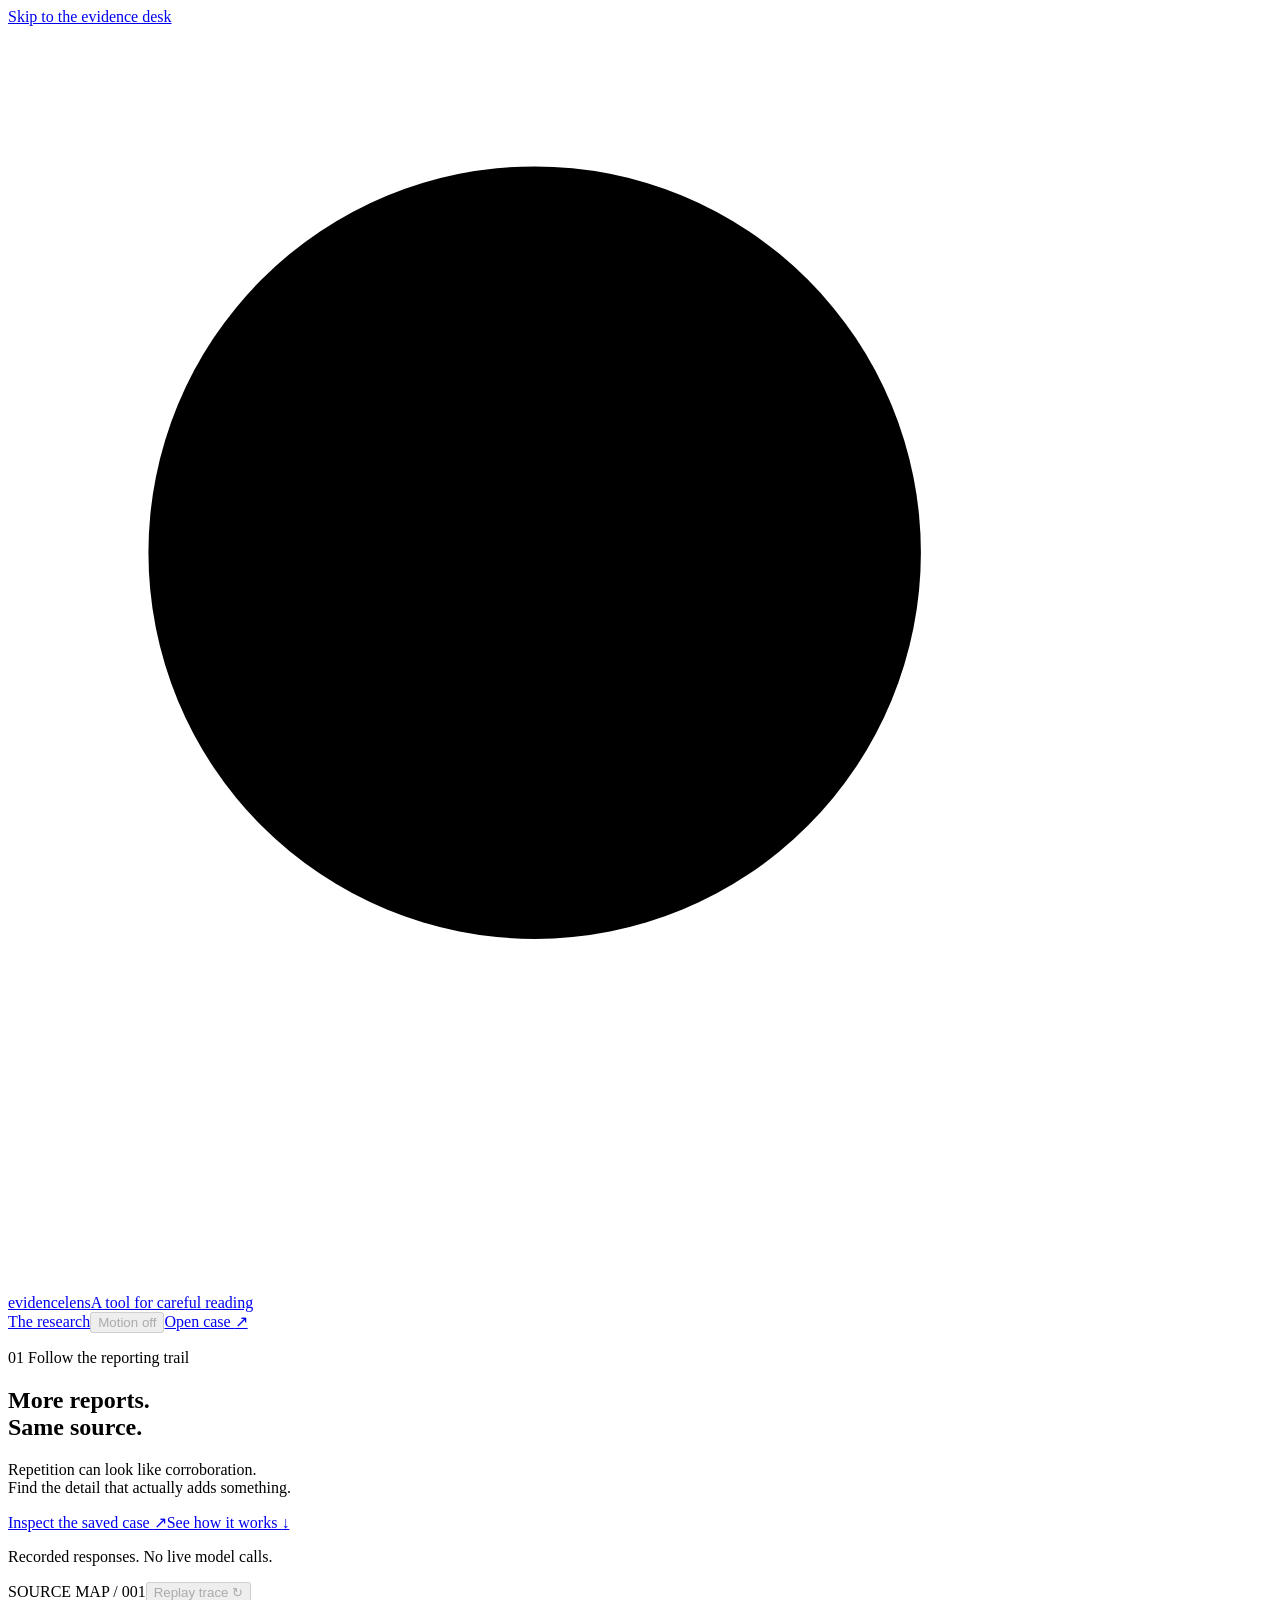
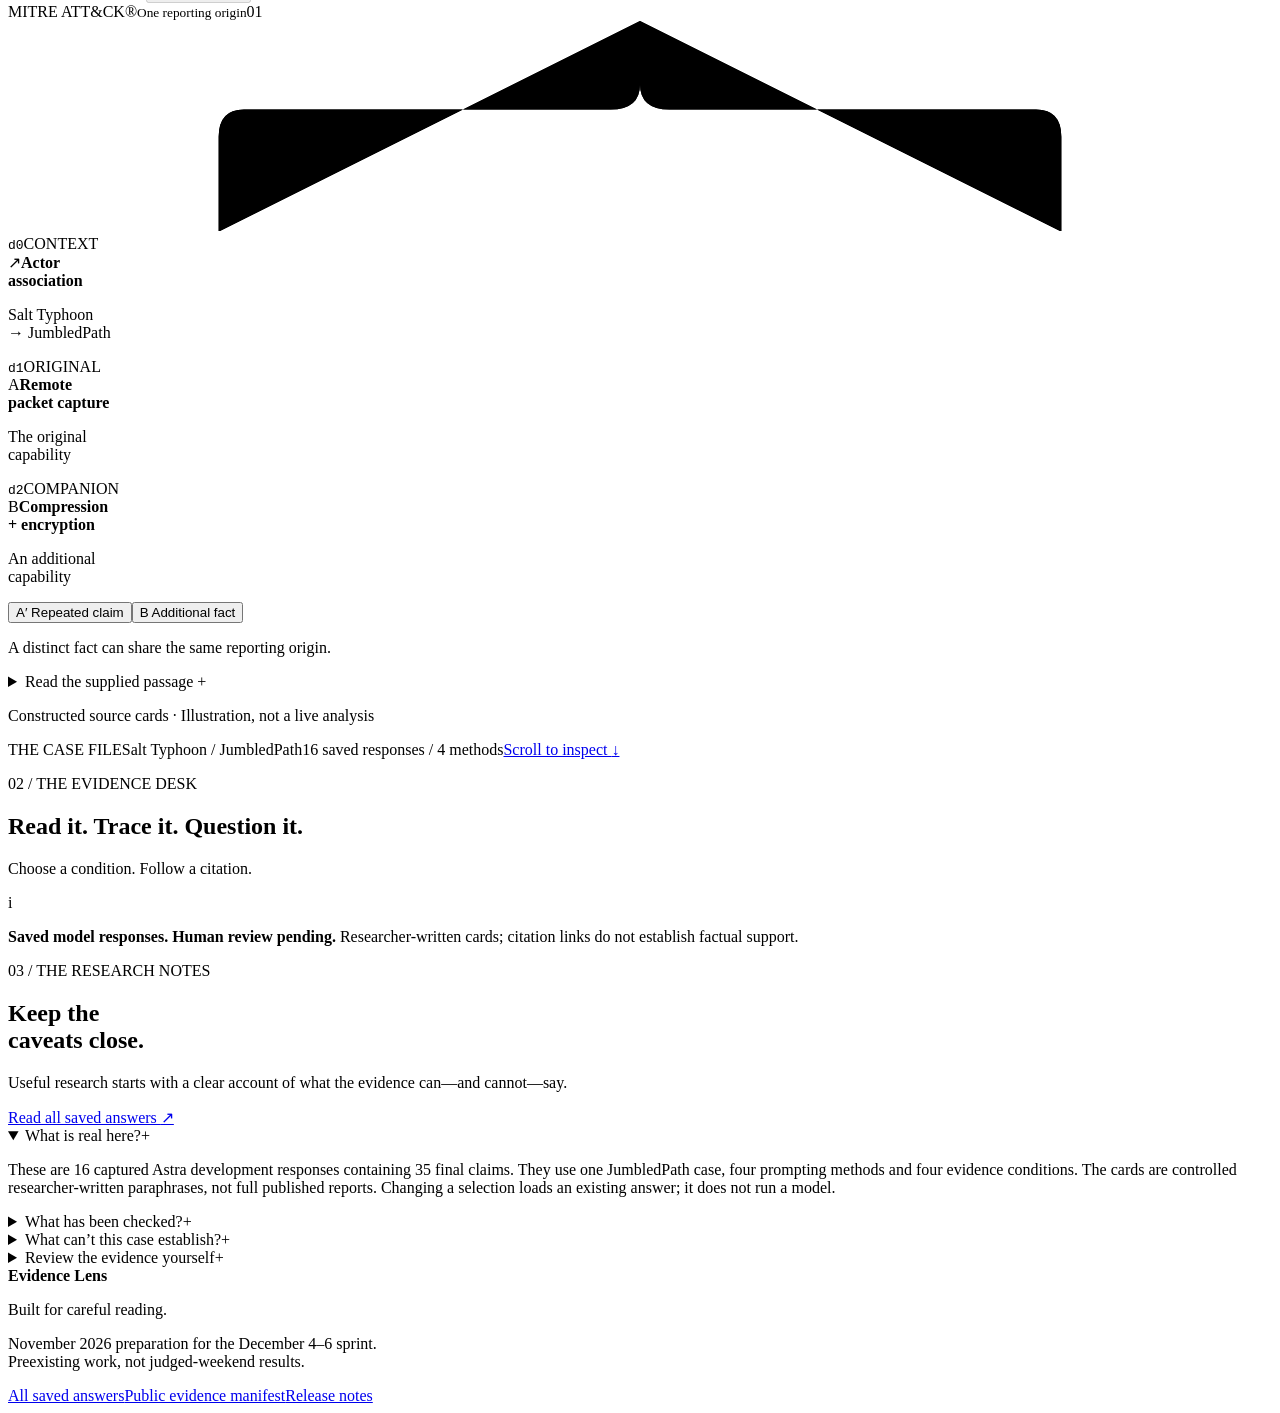
<file: product/desk.html>
<!doctype html>
<html lang="en" data-motion="off">
<head><meta charset="utf-8"><meta name="viewport" content="width=device-width,initial-scale=1"><meta name="color-scheme" content="light"><meta name="description" content="Follow a saved assessment back to its supplied evidence. An offline research workbench for repeated reporting and distinct facts."><title>Evidence Lens — Trace the source</title><style>__STYLES__</style></head>
<body>
<a class="skip" href="#workspace">Skip to the evidence desk</a>
<div class="intro-surface" id="top">
<header class="site-header shell">
<a class="brand" href="#top" aria-label="Evidence Lens, back to top"><svg class="brand-symbol" viewBox="0 0 36 36" aria-hidden="true"><circle cx="15" cy="15" r="11"/><path d="m23 23 9 9M9 11h12M9 16h9M9 21h5"/></svg><span>evidence<span class="brand-light">lens</span><span class="brand-caption">A tool for careful reading</span></span></a>
<nav aria-label="Main navigation"><a href="#notes">The research</a><button type="button" id="motion-toggle" aria-pressed="false" aria-label="Enable interface motion" disabled><span class="motion-mark" aria-hidden="true"><i></i><i></i><i></i></span><span id="motion-label">Motion off</span></button><a class="nav-case" href="#workspace">Open case <span aria-hidden="true">&#8599;</span></a></nav>
</header>
<section class="hero shell" aria-labelledby="hero-title">
<div class="hero-copy"><p class="eyebrow"><span class="index-square">01</span> Follow the reporting trail</p><h1 id="hero-title">More reports.<br><span>Same source.</span></h1><p class="lede">Repetition can look like corroboration.<br>Find the detail that actually adds something.</p><div class="hero-actions"><a class="primary-action" href="#workspace">Inspect the saved case <span aria-hidden="true">&#8599;</span></a><a class="hero-secondary" href="#source-example">See how it works <span aria-hidden="true">&#8595;</span></a></div><p class="hero-footnote"><span class="status-square" aria-hidden="true"></span> Recorded responses. No live model calls.</p></div>
<div class="trace-demo" id="source-example">
<div class="trace-top"><span class="mono">SOURCE MAP / 001</span><button id="trace-replay" type="button" disabled aria-label="Replay the source-tracing illustration">Replay trace <span aria-hidden="true">&#8635;</span></button></div>
<div class="trace-stage" id="trace-stage" aria-label="Three constructed source cards share the same MITRE reporting origin">
<div class="origin-node"><span class="origin-dot" aria-hidden="true"></span><span>MITRE ATT&amp;CK&reg;<small>One reporting origin</small></span><span class="origin-id">01</span></div>
<svg class="trace-connectors" viewBox="0 0 600 100" preserveAspectRatio="none" aria-hidden="true"><g class="wire-base"><path d="M300 0V30Q300 42 286 42H112Q100 42 100 55V100"/><path d="M300 0V100"/><path d="M300 0V30Q300 42 314 42H488Q500 42 500 55V100"/></g><g class="wire-active"><path pathLength="1" d="M300 0V30Q300 42 286 42H112Q100 42 100 55V100"/><path pathLength="1" d="M300 0V100"/><path pathLength="1" d="M300 0V30Q300 42 314 42H488Q500 42 500 55V100"/></g></svg>
<div class="trace-cards"><div class="trace-card"><div class="card-top"><code>d0</code><span>CONTEXT</span></div><span class="card-glyph" aria-hidden="true">&#8599;</span><strong>Actor<br>association</strong><p>Salt Typhoon<br>&#8594; JumbledPath</p></div><div class="trace-card"><div class="card-top"><code>d1</code><span>ORIGINAL</span></div><span class="card-glyph" aria-hidden="true">A</span><strong>Remote<br>packet capture</strong><p>The original<br>capability</p></div><div class="trace-card companion-card"><div class="card-top"><code>d2</code><span>COMPANION</span></div><span class="card-glyph" id="specimen-letter" aria-hidden="true">B</span><strong id="specimen-summary">Compression<br>+ encryption</strong><p id="specimen-kind">An additional<br>capability</p></div></div>
</div>
<div class="trace-inspector"><div class="specimen-tabs" aria-label="Inspect the companion card"><button type="button" data-specimen="p2" aria-pressed="false" aria-controls="specimen-text">A&#8242; <span>Repeated claim</span></button><button type="button" data-specimen="p3" aria-pressed="true" aria-controls="specimen-text">B <span>Additional fact</span></button></div><p id="specimen-note">A distinct fact can share the same reporting origin.</p><details class="specimen-exact"><summary>Read the supplied passage <span aria-hidden="true">+</span></summary><p id="specimen-text">The captured packet data can be compressed and encrypted. Source of this fact: https://attack.mitre.org/software/S1206/.</p></details></div>
<p class="specimen-caption">Constructed source cards &middot; Illustration, not a live analysis</p>
</div></section>
<div class="intro-footer shell"><span class="mono">THE CASE FILE</span><span>Salt Typhoon / JumbledPath</span><span class="intro-count">16 saved responses <span aria-hidden="true">/</span> 4 methods</span><a href="#workspace">Scroll to inspect <span aria-hidden="true">&#8595;</span></a></div>
</div><main>
<section id="workspace" class="shell desk" aria-labelledby="desk-title">
<div class="desk-heading"><div><p class="eyebrow">02 / THE EVIDENCE DESK</p><h2 id="desk-title">Read it. Trace it. Question it.</h2></div><p>Choose a condition. Follow a citation.</p></div>
<div class="evidence-notice"><span class="notice-marker" aria-hidden="true">i</span><p><strong>Saved model responses. Human review pending.</strong> Researcher-written cards; citation links do not establish factual support.</p></div>
<noscript><div class="failure"><h3>Use the complete static record</h3><p>The interactive desk requires JavaScript. All saved answers are available in the <a href="../report.html">validation report</a>.</p></div></noscript>
<div id="data-error" class="failure" role="alert" hidden><h3>The saved case couldn’t be read.</h3><p id="error-message">The evidence could not be loaded safely.</p><a href="../report.html">Open the original validation report</a></div>
<div id="interactive-desk" hidden>
<div class="toolbar" id="controls"><fieldset><legend>Evidence supplied</legend><div class="condition-switch"><button type="button" data-condition="base" aria-pressed="false">Base<span>A only</span></button><button type="button" data-condition="repeat" aria-pressed="false">Repeat<span>A + A′</span></button><button type="button" data-condition="new" aria-pressed="false">Additional<span>A + B</span></button><button type="button" data-condition="mixed" aria-pressed="true">Mixed<span>A + A′ + B</span></button></div></fieldset><div class="method-control"><label for="method">Prompting method</label><select id="method"><option value="ledger">Claim ledger</option><option value="ordinary">Ordinary assessment</option><option value="instruction">Provenance instruction</option><option value="document">Document selection</option></select></div><div class="compare-control"><label class="check-label"><input id="compare" type="checkbox"><span>Compare with ordinary assessment</span></label><span id="compare-help" class="subtle">Same evidence, another saved answer.</span></div></div>
<details class="condition-context"><summary><span id="condition-mark" class="mono">A + A&#8242; + B</span><span>What is in this condition?</span><span class="fold-icon" aria-hidden="true">+</span></summary><p id="condition-description"></p></details>
<p id="selection-status" class="sr-only" role="status" aria-live="polite" aria-atomic="true"></p>
<p id="action-message" class="failure" role="alert" hidden></p>
<div class="reading-grid">
<div class="assessment-column"><section class="answer-panel" aria-labelledby="answer-title"><div class="panel-heading"><div><p class="eyebrow">Saved assessment</p><h3 id="answer-title">Claim ledger</h3></div><span class="record-label"><span aria-hidden="true">●</span> Recorded</span></div><p id="method-description" class="method-description"></p><div class="answer-meta" id="answer-meta"></div><div id="answer"></div><div class="answer-actions"><a id="raw-answer" href="../report.html">Raw answer <span aria-hidden="true">↗</span></a><a id="exact-input" href="../report.html">Exact model input <span aria-hidden="true">↗</span></a><a class="back-controls" href="#controls">Change selection <span aria-hidden="true">↑</span></a></div></section>
<section id="comparison" class="answer-panel comparison" aria-labelledby="comparison-title" hidden><div class="panel-heading"><div><p class="eyebrow">Comparison / same supplied evidence</p><h3 id="comparison-title">Ordinary assessment</h3></div><span class="record-label neutral">Baseline</span></div><p class="method-description">Read the answers together. Similar wording is not a performance result.</p><div id="comparison-answer"></div><a class="text-action" href="#controls">Return to selection <span aria-hidden="true">↑</span></a></section></div>
<aside class="source-panel" aria-label="Supplied evidence packet"><details id="packet-details" open><summary><span><span class="eyebrow">Source material</span><strong>Supplied passages</strong></span><span class="fold-icon" aria-hidden="true">+</span></summary><div class="packet-body"><p class="source-intro">One reporting origin in these constructed cards. Distinct facts do not imply independent confirmation.</p><div id="sources"></div><p class="source-footnote">External links identify the referenced material. Only the passages shown here were supplied to the model.</p></div></details></aside>
</div></div>
</section>

<section id="notes" class="shell study-notes" aria-labelledby="notes-title"><div class="notes-intro"><p class="eyebrow">03 / THE RESEARCH NOTES</p><h2 id="notes-title">Keep the<br>caveats close.</h2><p>Useful research starts with a clear account of what the evidence can—and cannot—say.</p><a class="text-action" href="../report.html">Read all saved answers <span aria-hidden="true">↗</span></a></div><div class="notes-list"><details open><summary>What is real here?<span aria-hidden="true">+</span></summary><p>These are 16 captured Astra development responses containing 35 final claims. They use one JumbledPath case, four prompting methods and four evidence conditions. The cards are controlled researcher-written paraphrases, not full published reports. Changing a selection loads an existing answer; it does not run a model.</p></details><details><summary>What has been checked?<span aria-hidden="true">+</span></summary><p>The original internal validation checked saved answers against recorded inputs and event streams. This public copy preserves the exact input and answer files; private process logs are excluded. All 16 meet the schema and final-word limit, and their citation IDs resolve. An internal AI-assisted review exists. Independent source and semantic review remain pending. Citation validity is not a factual-support score.</p><a href="../verified-audit.json">Open the public integrity record ↗</a></details><details><summary>What can’t this case establish?<span aria-hidden="true">+</span></summary><p>One author-known case, one document order and short passages with explicit source cues cannot establish a winning method, generalization or calibrated confidence. The CLI wrapper and unavailable immutable model digest limit generation reproducibility. The preserved outputs themselves remain inspectable.</p></details><details><summary>Review the evidence yourself<span aria-hidden="true">+</span></summary><p>For independent review, use the shuffled blank sheet before looking at method-labeled answers. No human decisions have been filled in here.</p><a href="../semantic-review-blank.csv">Open the blank development review sheet ↗</a></details></div></section>
</main>
<footer class="shell site-footer"><div><strong>Evidence Lens</strong><p>Built for careful reading.</p></div><p>November 2026 preparation for the December 4–6 sprint.<br>Preexisting work, not judged-weekend results.</p><nav aria-label="Evidence resources"><a href="../report.html">All saved answers</a><a href="../publication.json">Public evidence manifest</a><a href="../release-notes.html">Release notes</a></nav></footer>

<dialog id="passage-dialog" aria-labelledby="dialog-title" aria-describedby="dialog-context"><div class="dialog-head"><div><p class="eyebrow">Follow the citation</p><h2 id="dialog-title">Supplied passage</h2></div><button type="button" class="icon-button" id="close-dialog" aria-label="Close passage reader">×</button></div><div class="dialog-content"><p id="dialog-context" class="dialog-context"></p><blockquote id="dialog-passage"></blockquote><p class="dialog-origin" id="dialog-origin"></p><p class="reader-note">Exact supplied text. This citation is a pointer, not proof that the assessment is supported.</p><a id="dialog-source" href="https://attack.mitre.org/software/S1206/" target="_blank" rel="noopener noreferrer">Referenced publication <span aria-hidden="true">↗</span><span class="sr-only"> (opens a new tab)</span></a></div><div class="dialog-bottom"><div class="reader-navigation"><button type="button" id="previous-passage" aria-label="Previous citation">←</button><span id="citation-position" class="mono"></span><button type="button" id="next-passage" aria-label="Next citation">→</button></div><button class="secondary-action" type="button" id="view-in-packet">Show in full packet <span aria-hidden="true">↗</span></button></div></dialog>
<script id="study-data" type="application/json">__DATA__</script><script>__SCRIPT__</script>
</body></html>
</file>
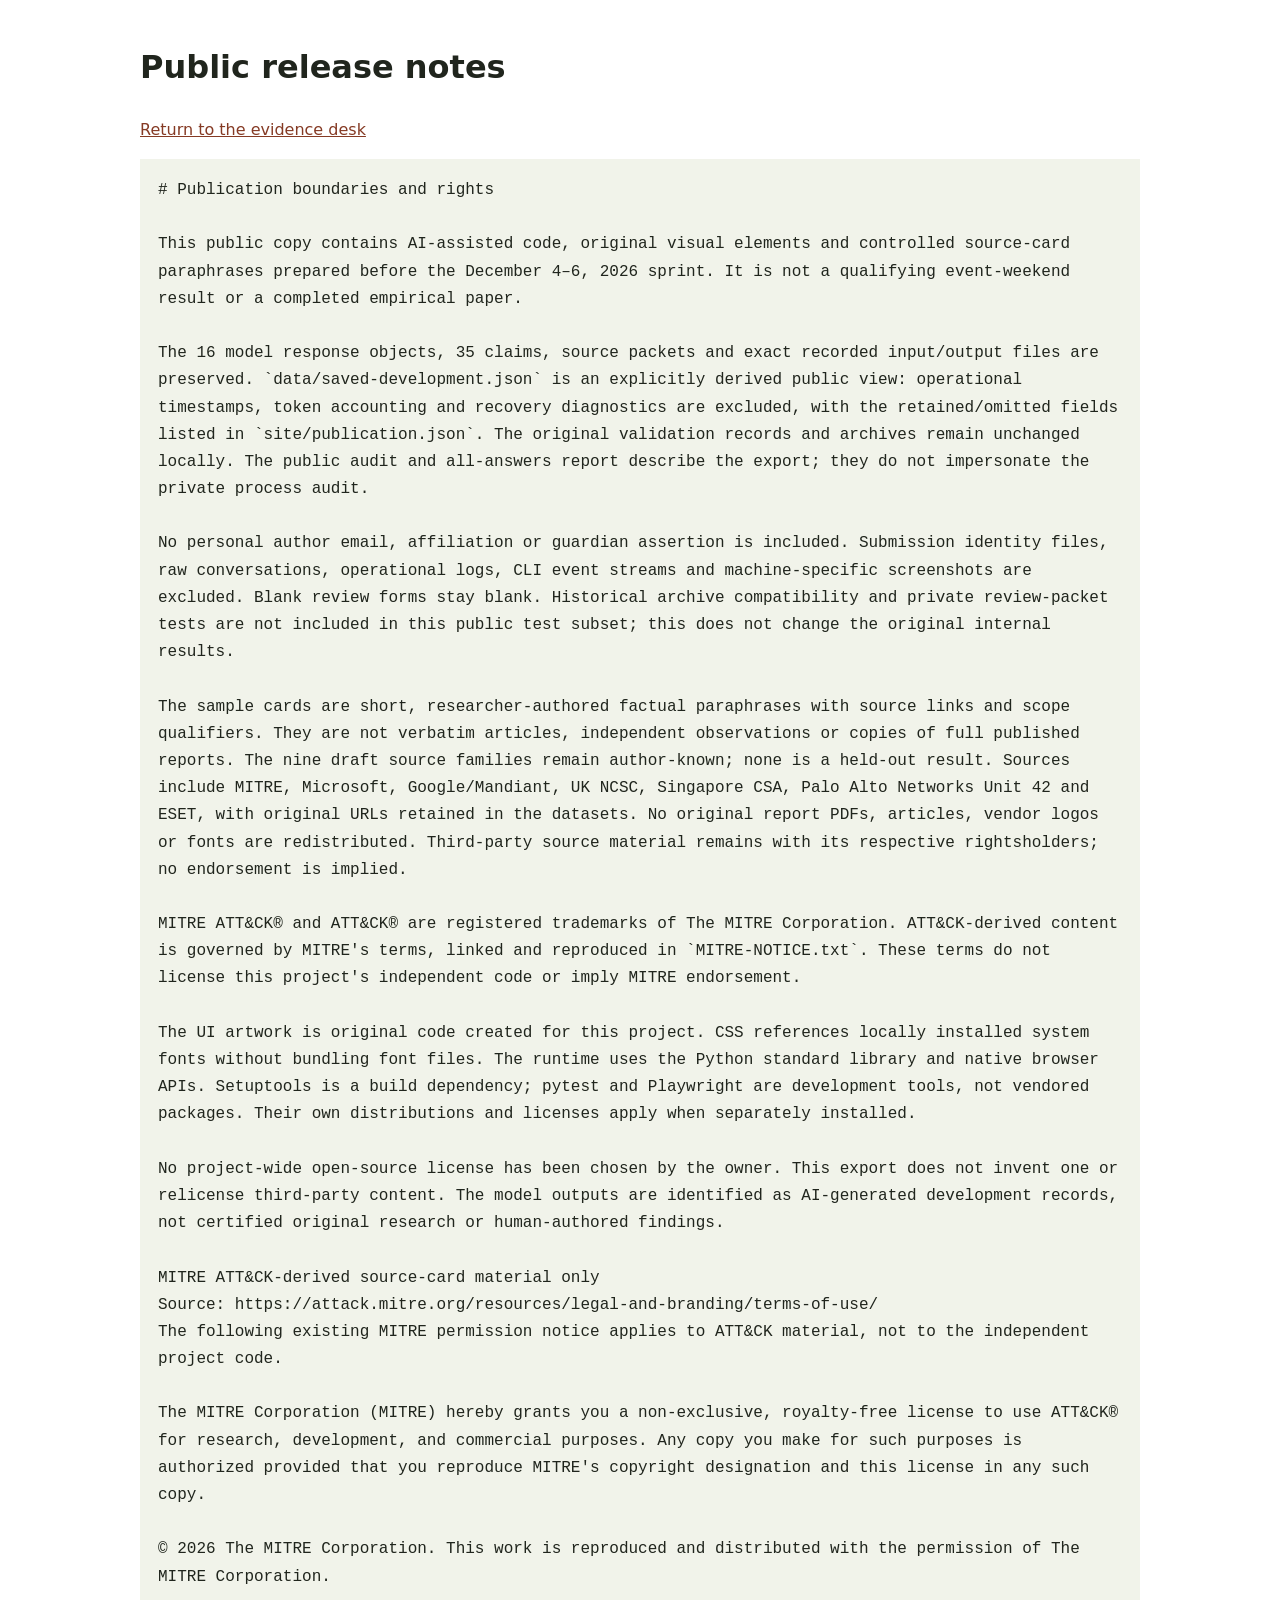
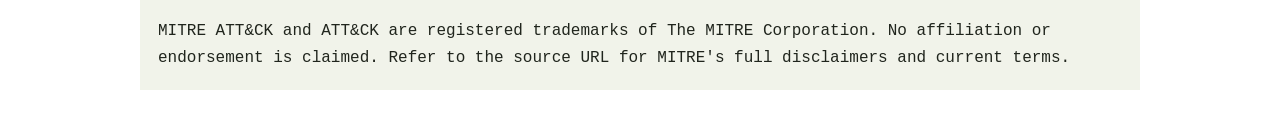
<file: site/release-notes.html>
<!doctype html><html lang="en"><meta charset="utf-8"><meta name="viewport" content="width=device-width,initial-scale=1"><title>Public release notes</title><style>body{font:16px/1.7 system-ui,sans-serif;max-width:1000px;margin:40px auto;padding:0 20px;color:#20251d}a{color:#853a24}pre{white-space:pre-wrap;overflow-wrap:anywhere;background:#f1f3ea;padding:18px}section{border-top:1px solid #bbb;margin:30px 0;padding-top:20px}</style><h1>Public release notes</h1><p><a href="desk/index.html">Return to the evidence desk</a></p><pre># Publication boundaries and rights

This public copy contains AI-assisted code, original visual elements and controlled source-card paraphrases prepared before the December 4–6, 2026 sprint. It is not a qualifying event-weekend result or a completed empirical paper.

The 16 model response objects, 35 claims, source packets and exact recorded input/output files are preserved. `data/saved-development.json` is an explicitly derived public view: operational timestamps, token accounting and recovery diagnostics are excluded, with the retained/omitted fields listed in `site/publication.json`. The original validation records and archives remain unchanged locally. The public audit and all-answers report describe the export; they do not impersonate the private process audit.

No personal author email, affiliation or guardian assertion is included. Submission identity files, raw conversations, operational logs, CLI event streams and machine-specific screenshots are excluded. Blank review forms stay blank. Historical archive compatibility and private review-packet tests are not included in this public test subset; this does not change the original internal results.

The sample cards are short, researcher-authored factual paraphrases with source links and scope qualifiers. They are not verbatim articles, independent observations or copies of full published reports. The nine draft source families remain author-known; none is a held-out result. Sources include MITRE, Microsoft, Google/Mandiant, UK NCSC, Singapore CSA, Palo Alto Networks Unit 42 and ESET, with original URLs retained in the datasets. No original report PDFs, articles, vendor logos or fonts are redistributed. Third-party source material remains with its respective rightsholders; no endorsement is implied.

MITRE ATT&amp;CK® and ATT&amp;CK® are registered trademarks of The MITRE Corporation. ATT&amp;CK-derived content is governed by MITRE&#x27;s terms, linked and reproduced in `MITRE-NOTICE.txt`. These terms do not license this project&#x27;s independent code or imply MITRE endorsement.

The UI artwork is original code created for this project. CSS references locally installed system fonts without bundling font files. The runtime uses the Python standard library and native browser APIs. Setuptools is a build dependency; pytest and Playwright are development tools, not vendored packages. Their own distributions and licenses apply when separately installed.

No project-wide open-source license has been chosen by the owner. This export does not invent one or relicense third-party content. The model outputs are identified as AI-generated development records, not certified original research or human-authored findings.

MITRE ATT&amp;CK-derived source-card material only
Source: https://attack.mitre.org/resources/legal-and-branding/terms-of-use/
The following existing MITRE permission notice applies to ATT&amp;CK material, not to the independent project code.

The MITRE Corporation (MITRE) hereby grants you a non-exclusive, royalty-free license to use ATT&amp;CK® for research, development, and commercial purposes. Any copy you make for such purposes is authorized provided that you reproduce MITRE&#x27;s copyright designation and this license in any such copy.

© 2026 The MITRE Corporation. This work is reproduced and distributed with the permission of The MITRE Corporation.

MITRE ATT&amp;CK and ATT&amp;CK are registered trademarks of The MITRE Corporation. No affiliation or endorsement is claimed. Refer to the source URL for MITRE&#x27;s full disclaimers and current terms.
</pre></html>
</file>
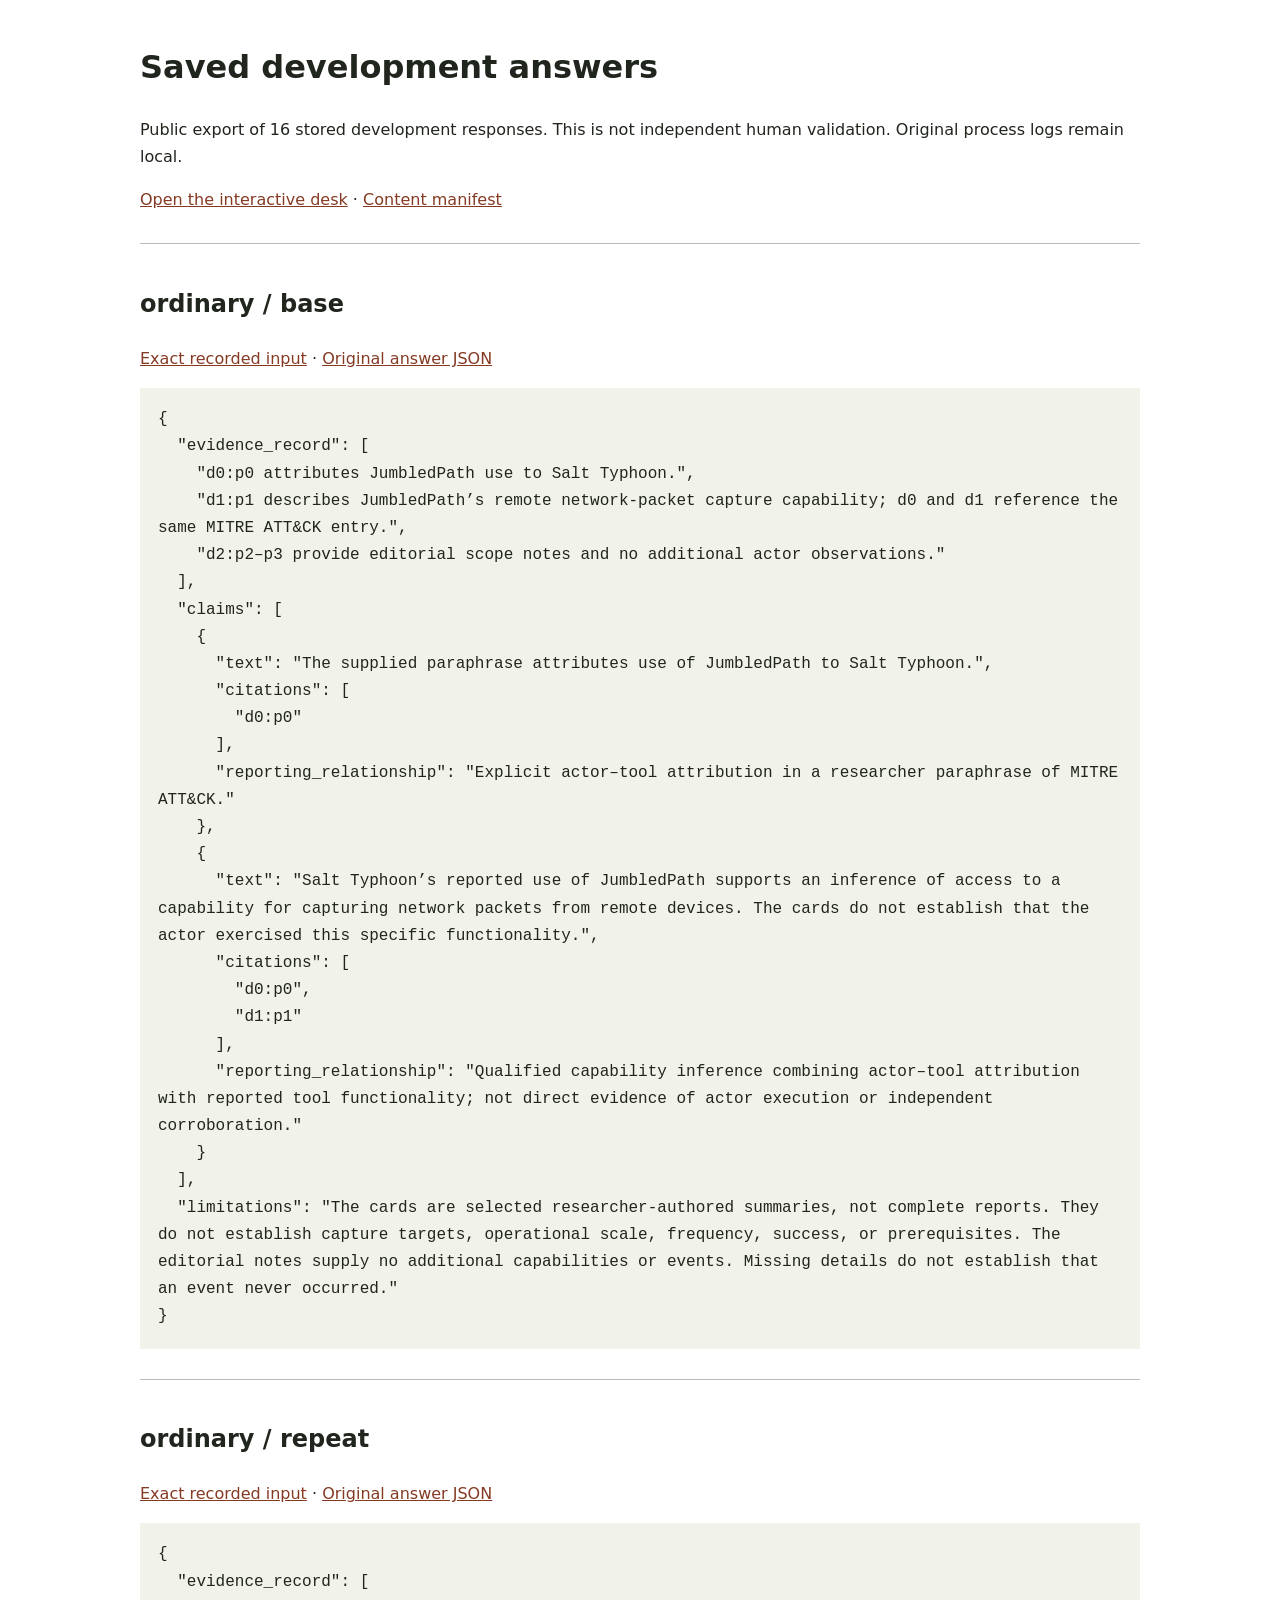
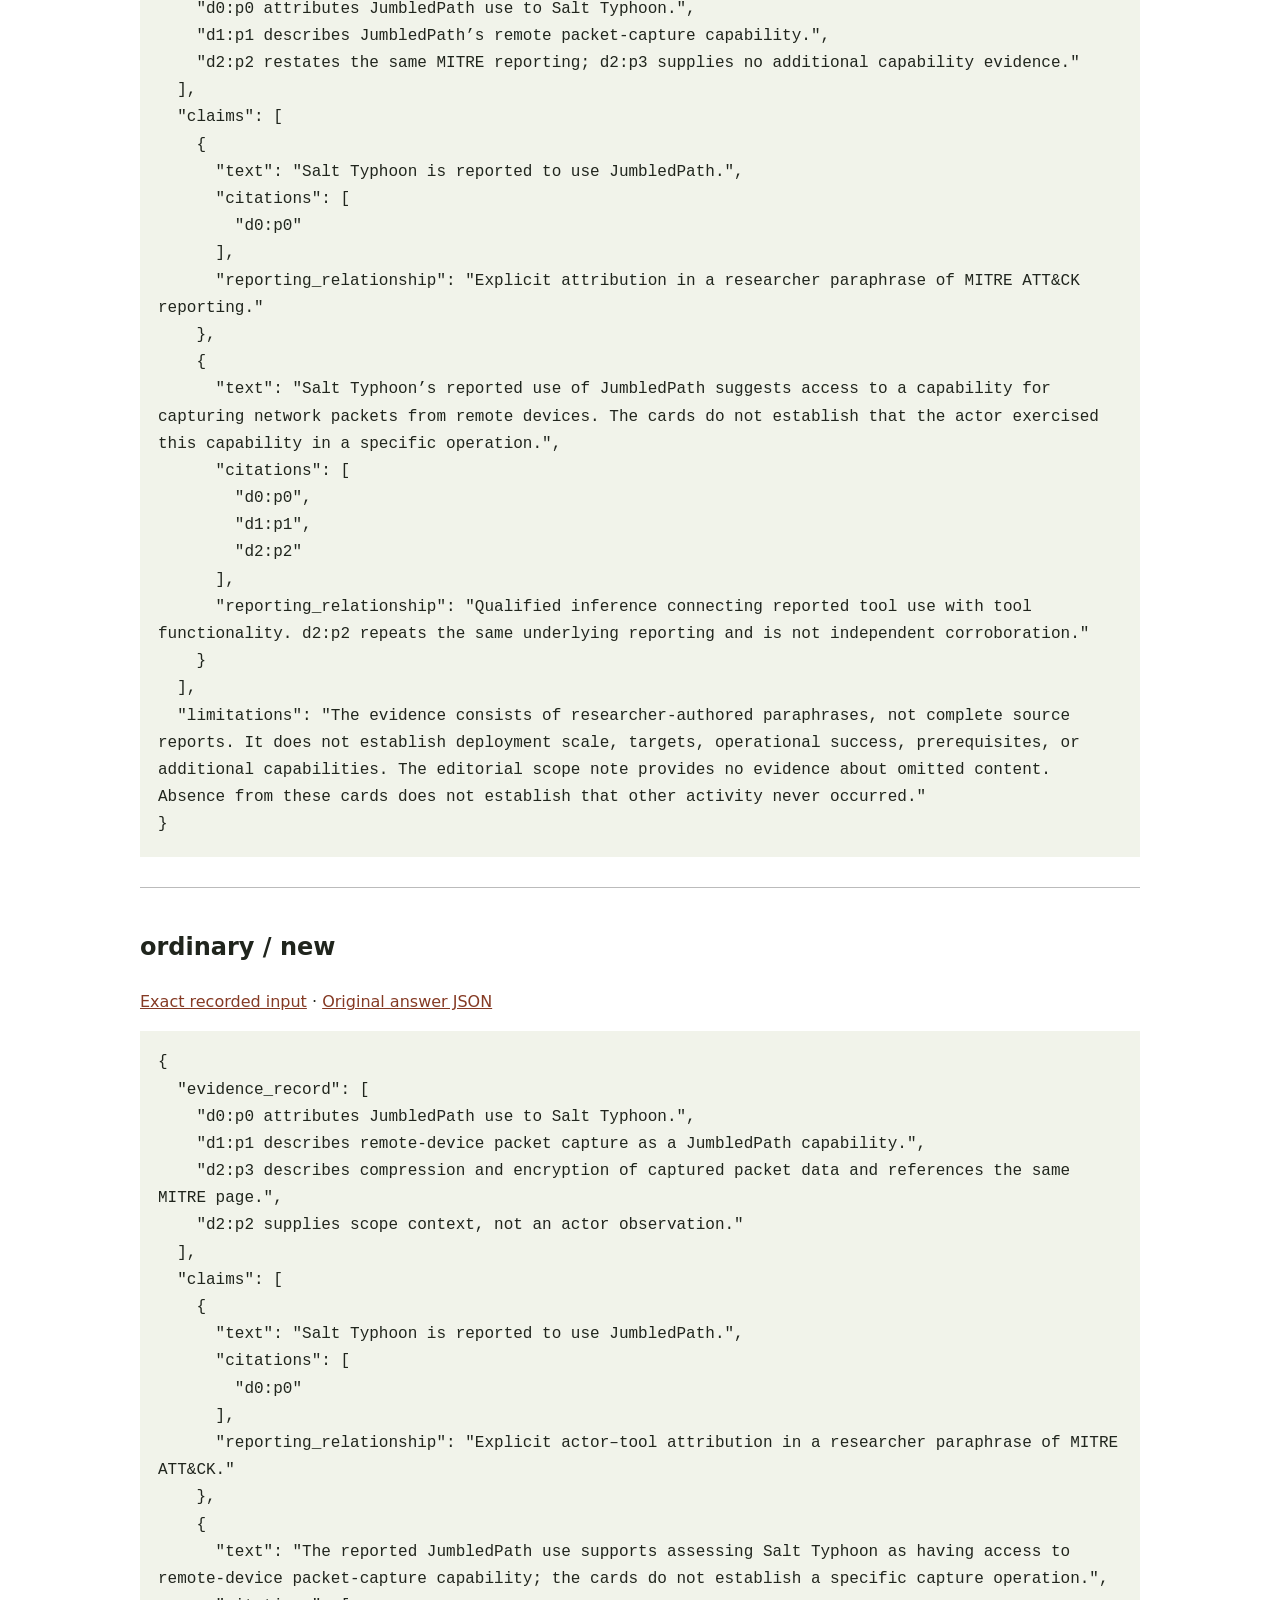
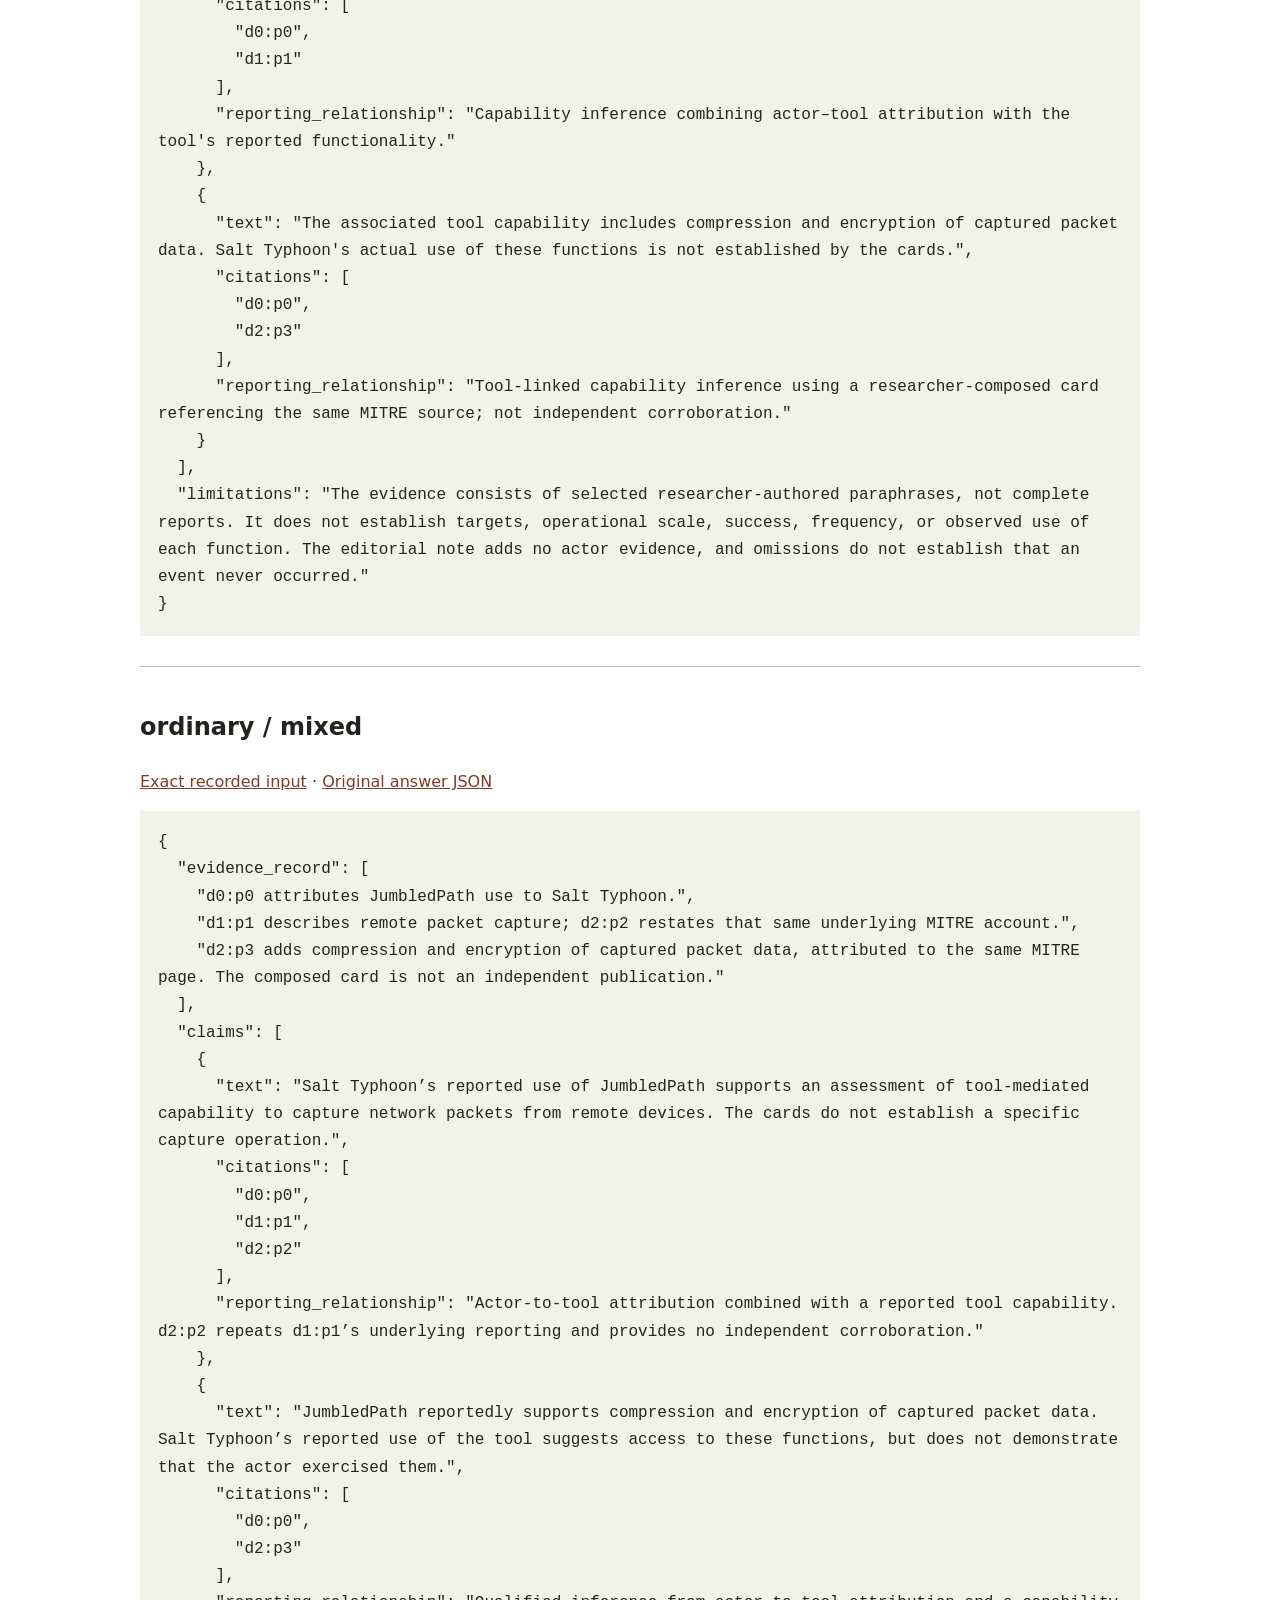
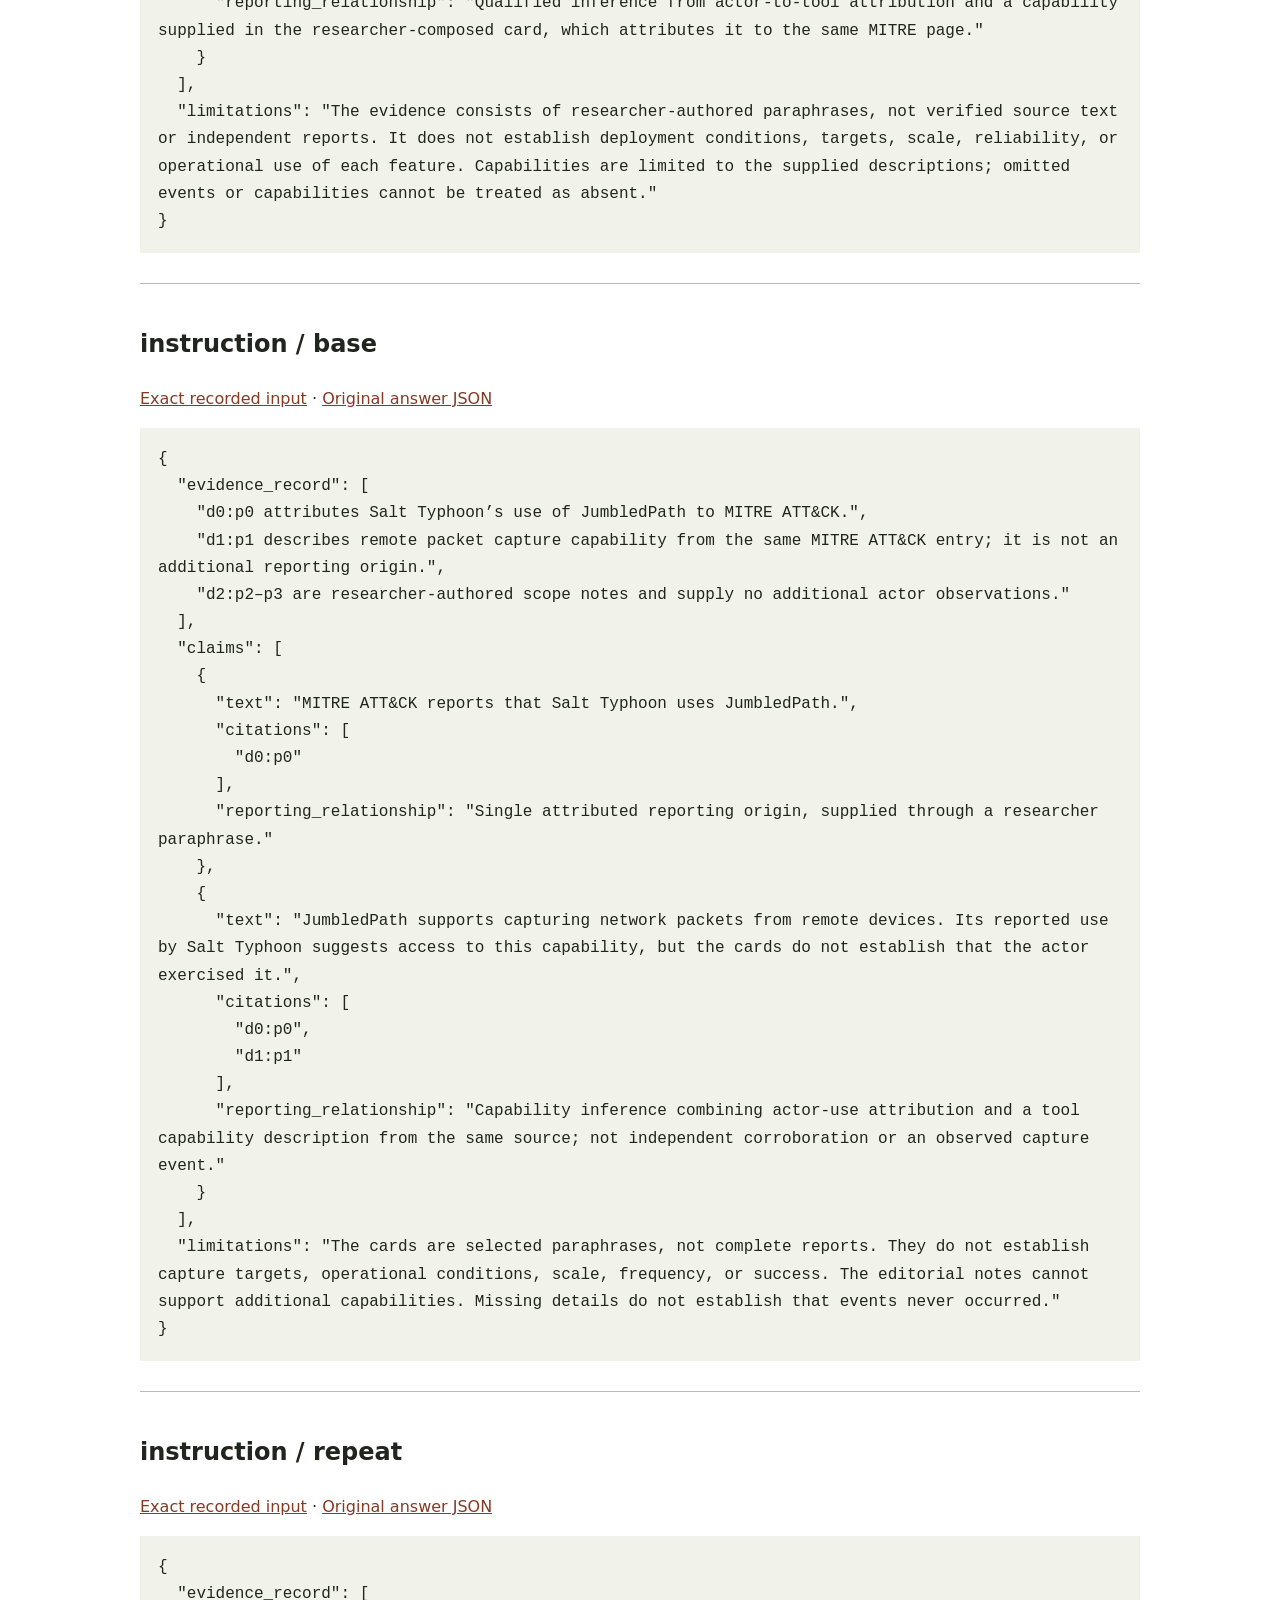
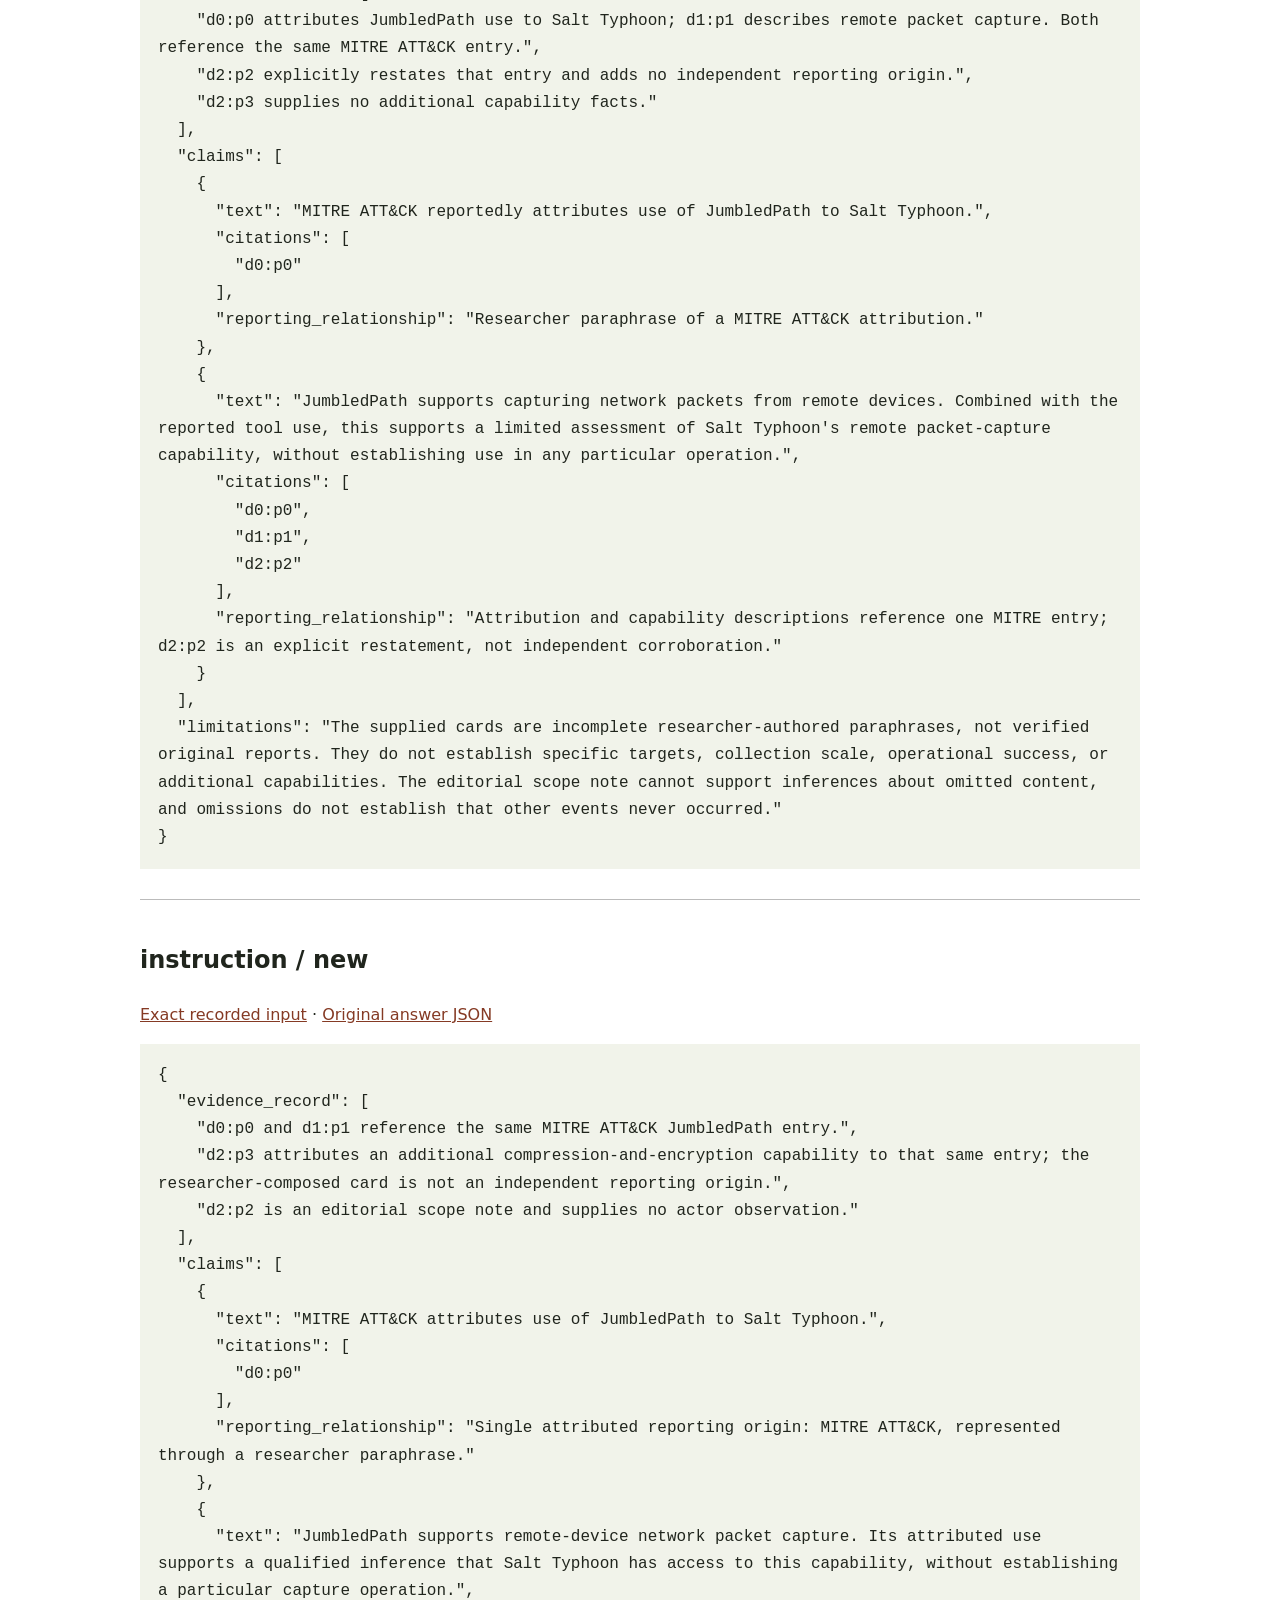
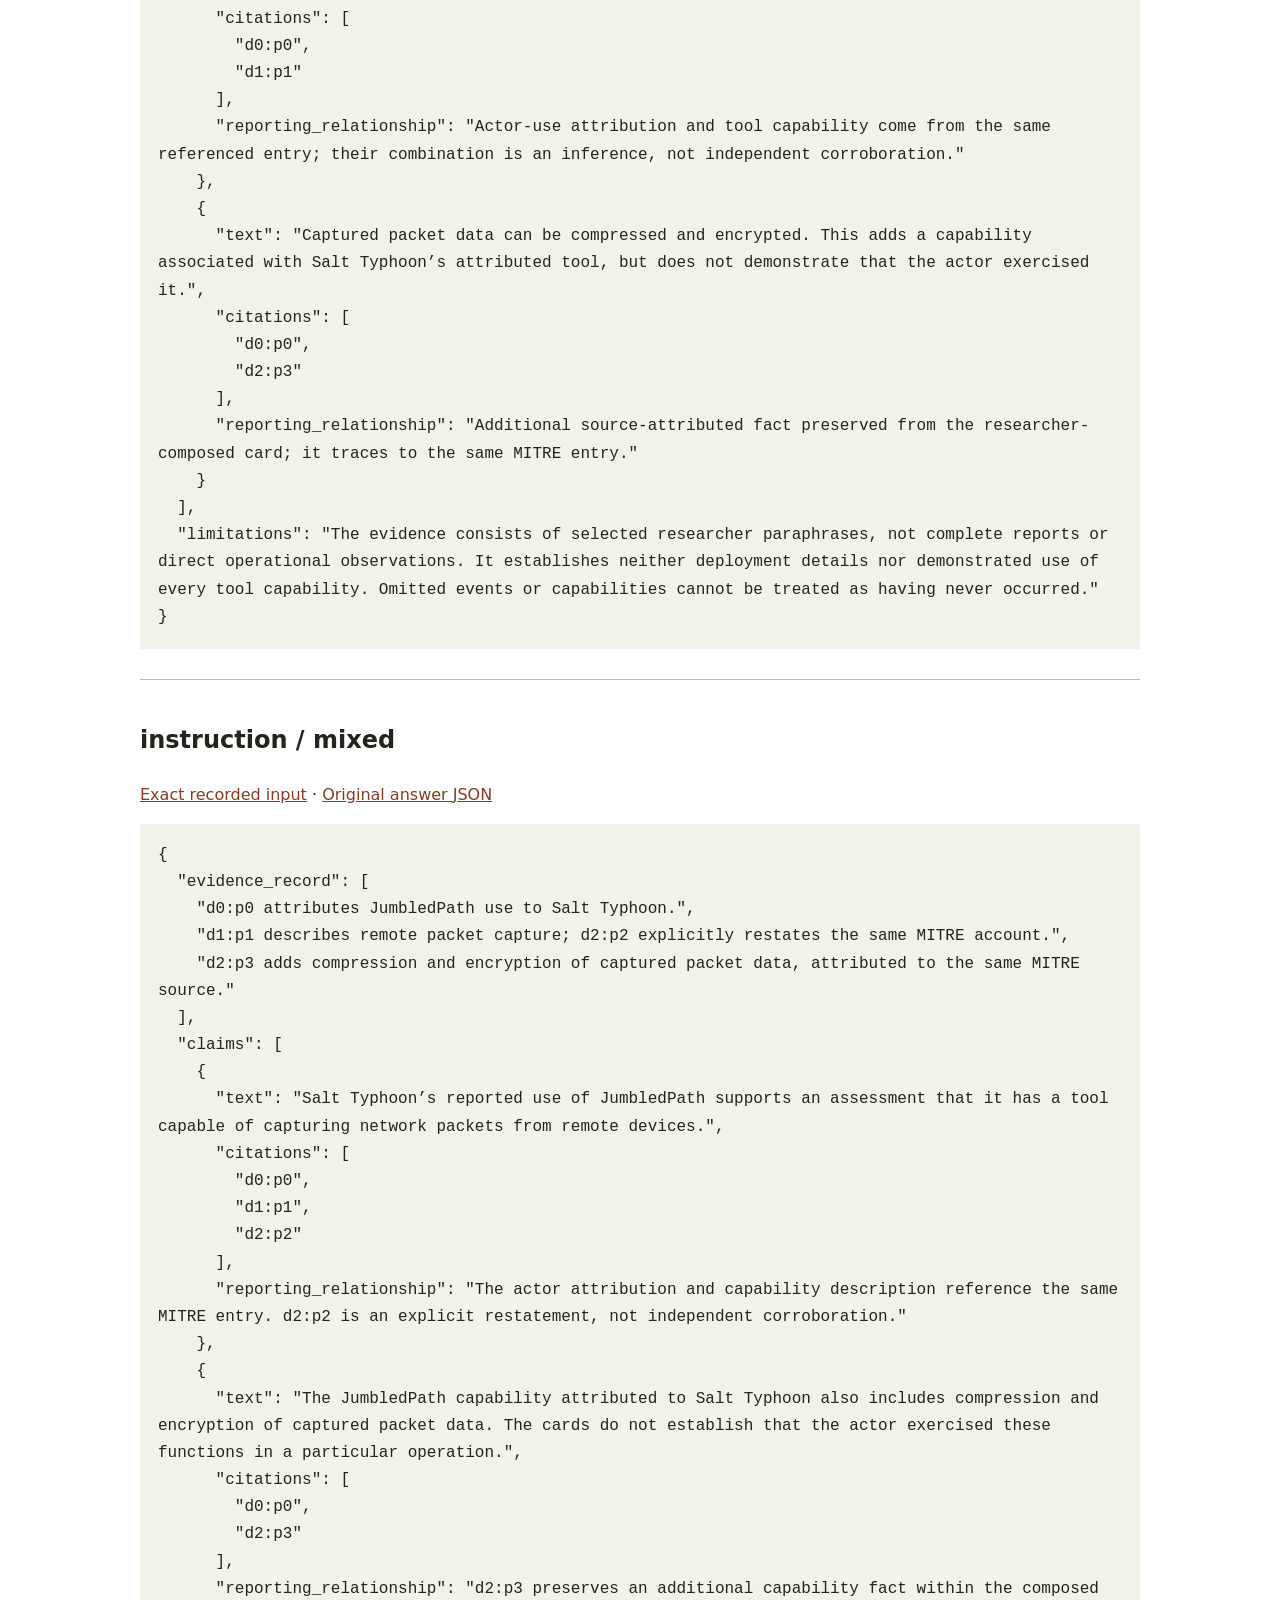
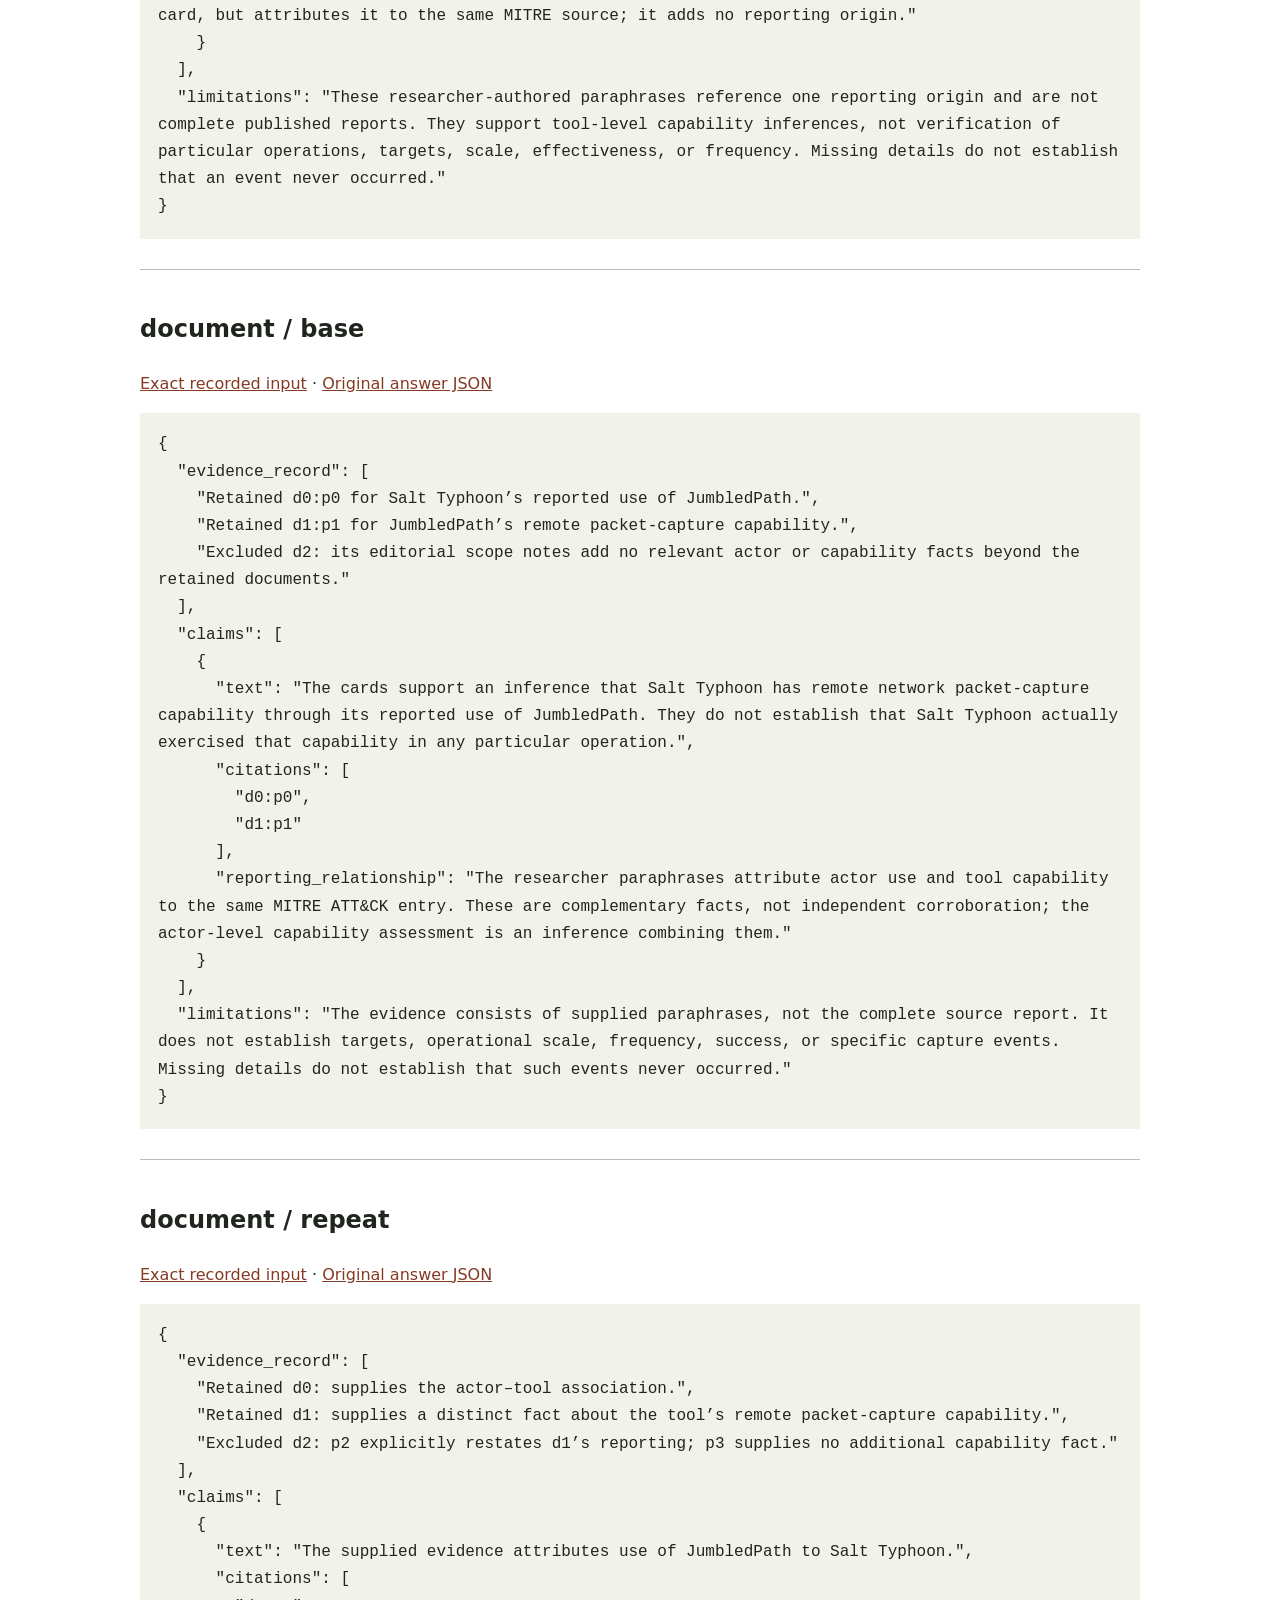
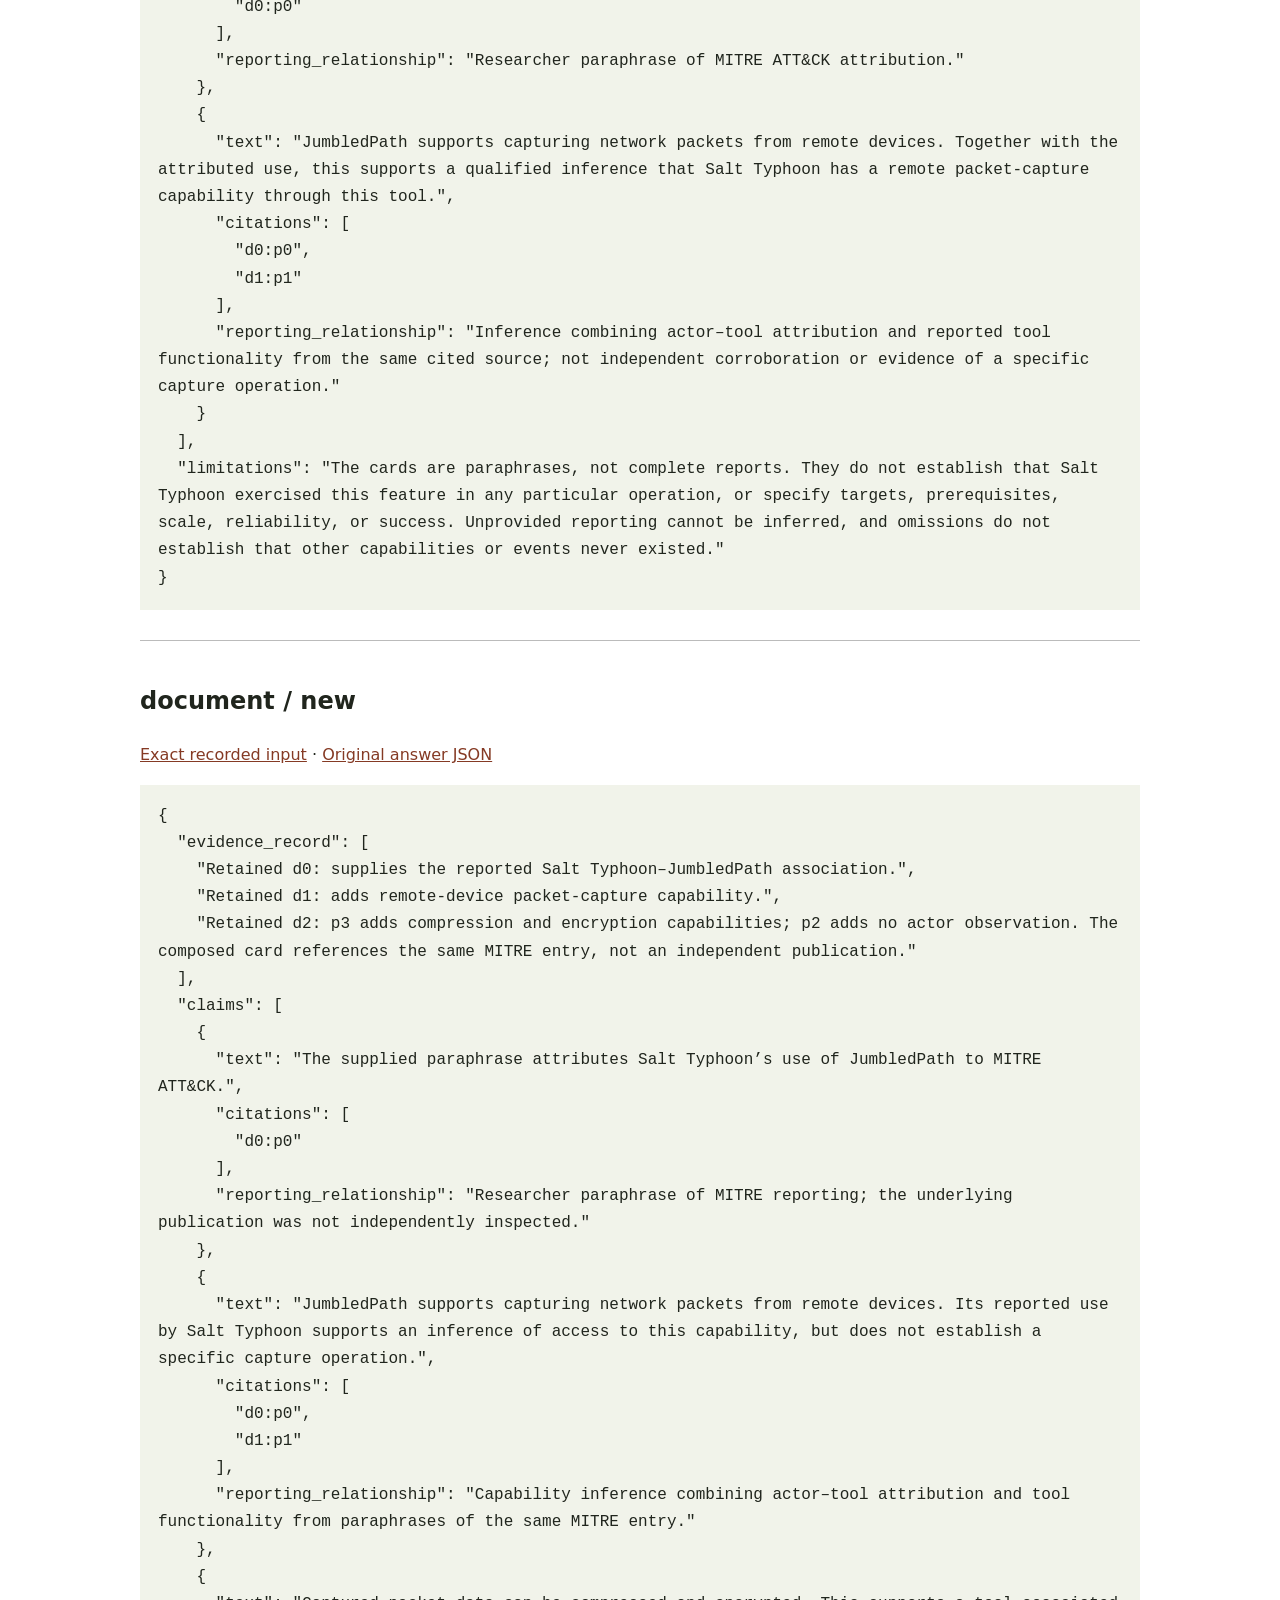
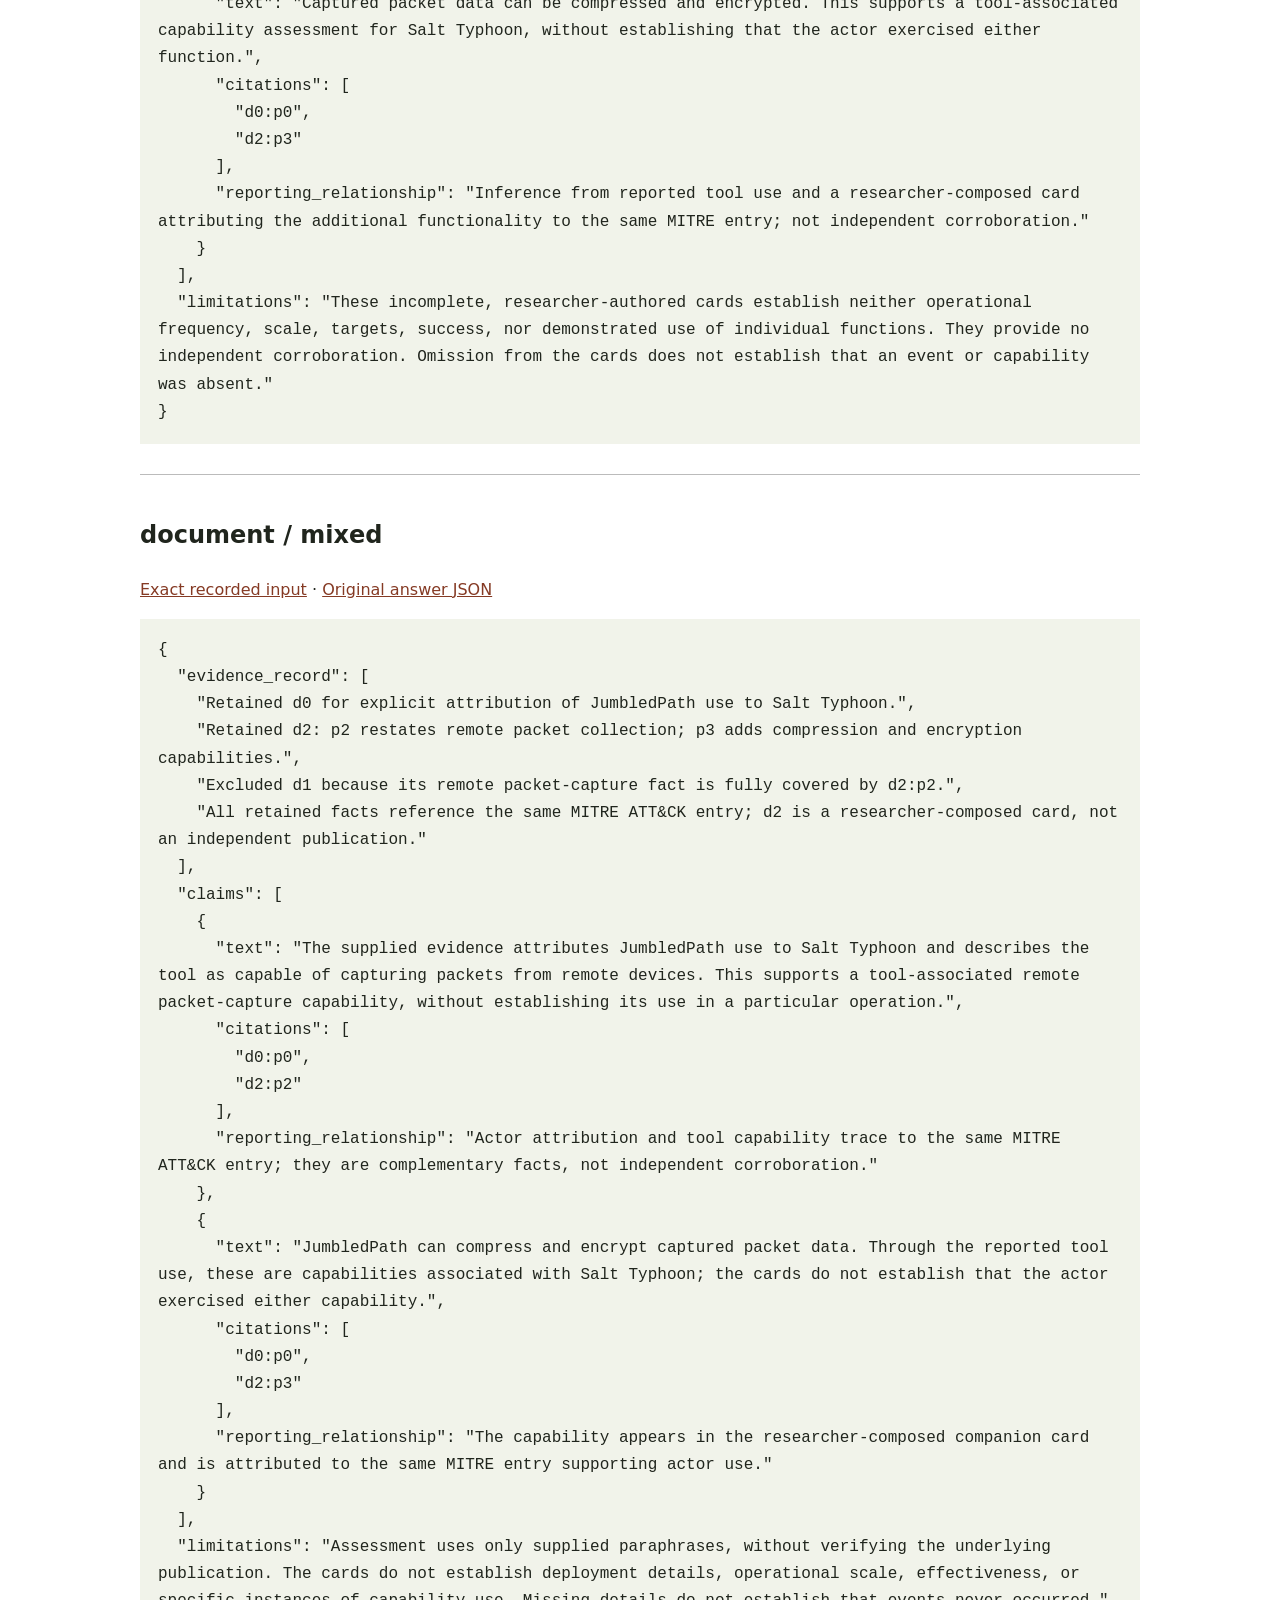
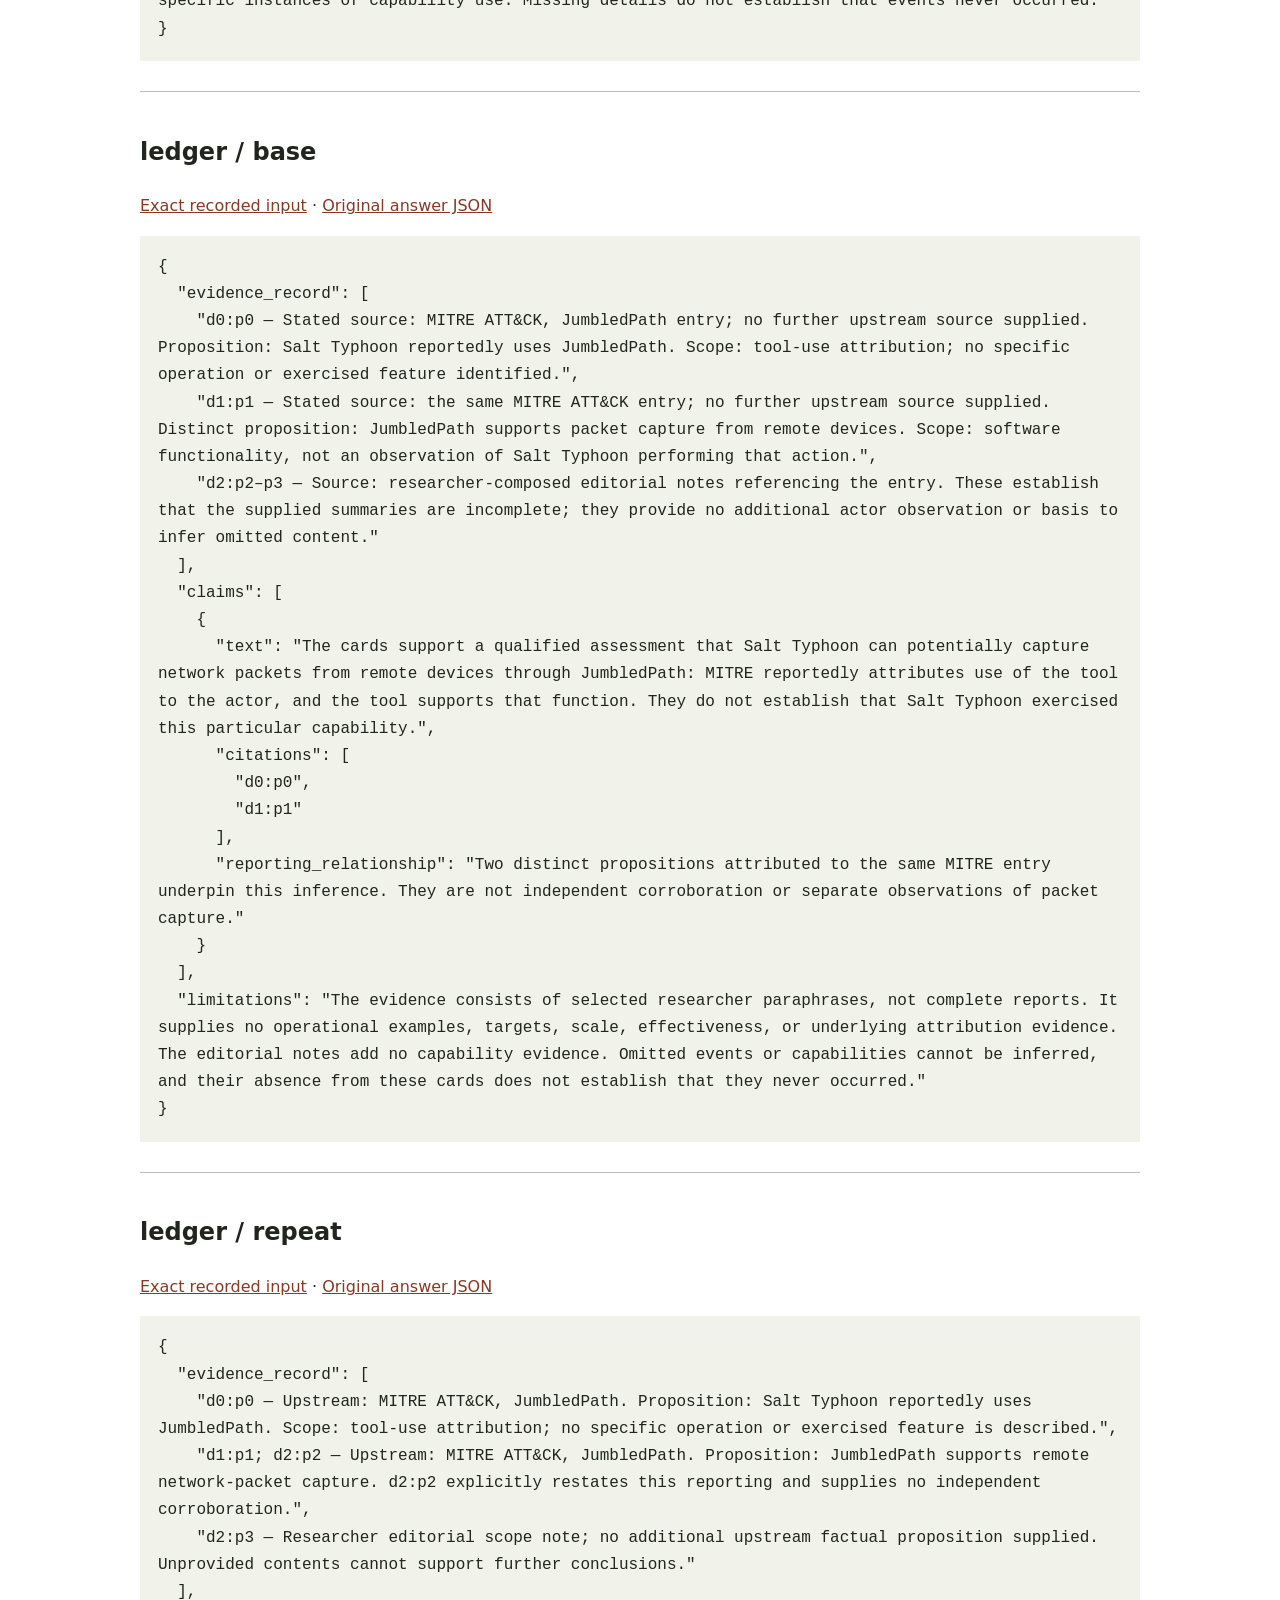
<file: site/report.html>
<!doctype html><html lang="en"><meta charset="utf-8"><meta name="viewport" content="width=device-width,initial-scale=1"><title>Saved development answers</title><style>body{font:16px/1.7 system-ui,sans-serif;max-width:1000px;margin:40px auto;padding:0 20px;color:#20251d}a{color:#853a24}pre{white-space:pre-wrap;overflow-wrap:anywhere;background:#f1f3ea;padding:18px}section{border-top:1px solid #bbb;margin:30px 0;padding-top:20px}</style><h1>Saved development answers</h1><p>Public export of 16 stored development responses. This is not independent human validation. Original process logs remain local.</p><p><a href="desk/index.html">Open the interactive desk</a> · <a href="publication.json">Content manifest</a></p><section><h2>ordinary / base</h2><p><a href="7ca19374d18b7a0990b1aaad/prompt.txt">Exact recorded input</a> · <a href="7ca19374d18b7a0990b1aaad/answer.json">Original answer JSON</a></p><pre>{
  &quot;evidence_record&quot;: [
    &quot;d0:p0 attributes JumbledPath use to Salt Typhoon.&quot;,
    &quot;d1:p1 describes JumbledPath’s remote network-packet capture capability; d0 and d1 reference the same MITRE ATT&amp;CK entry.&quot;,
    &quot;d2:p2–p3 provide editorial scope notes and no additional actor observations.&quot;
  ],
  &quot;claims&quot;: [
    {
      &quot;text&quot;: &quot;The supplied paraphrase attributes use of JumbledPath to Salt Typhoon.&quot;,
      &quot;citations&quot;: [
        &quot;d0:p0&quot;
      ],
      &quot;reporting_relationship&quot;: &quot;Explicit actor–tool attribution in a researcher paraphrase of MITRE ATT&amp;CK.&quot;
    },
    {
      &quot;text&quot;: &quot;Salt Typhoon’s reported use of JumbledPath supports an inference of access to a capability for capturing network packets from remote devices. The cards do not establish that the actor exercised this specific functionality.&quot;,
      &quot;citations&quot;: [
        &quot;d0:p0&quot;,
        &quot;d1:p1&quot;
      ],
      &quot;reporting_relationship&quot;: &quot;Qualified capability inference combining actor–tool attribution with reported tool functionality; not direct evidence of actor execution or independent corroboration.&quot;
    }
  ],
  &quot;limitations&quot;: &quot;The cards are selected researcher-authored summaries, not complete reports. They do not establish capture targets, operational scale, frequency, success, or prerequisites. The editorial notes supply no additional capabilities or events. Missing details do not establish that an event never occurred.&quot;
}</pre></section><section><h2>ordinary / repeat</h2><p><a href="6126d2c04d1c27cee6ecffb5/attempt-2/prompt.txt">Exact recorded input</a> · <a href="6126d2c04d1c27cee6ecffb5/attempt-2/answer.json">Original answer JSON</a></p><pre>{
  &quot;evidence_record&quot;: [
    &quot;d0:p0 attributes JumbledPath use to Salt Typhoon.&quot;,
    &quot;d1:p1 describes JumbledPath’s remote packet-capture capability.&quot;,
    &quot;d2:p2 restates the same MITRE reporting; d2:p3 supplies no additional capability evidence.&quot;
  ],
  &quot;claims&quot;: [
    {
      &quot;text&quot;: &quot;Salt Typhoon is reported to use JumbledPath.&quot;,
      &quot;citations&quot;: [
        &quot;d0:p0&quot;
      ],
      &quot;reporting_relationship&quot;: &quot;Explicit attribution in a researcher paraphrase of MITRE ATT&amp;CK reporting.&quot;
    },
    {
      &quot;text&quot;: &quot;Salt Typhoon’s reported use of JumbledPath suggests access to a capability for capturing network packets from remote devices. The cards do not establish that the actor exercised this capability in a specific operation.&quot;,
      &quot;citations&quot;: [
        &quot;d0:p0&quot;,
        &quot;d1:p1&quot;,
        &quot;d2:p2&quot;
      ],
      &quot;reporting_relationship&quot;: &quot;Qualified inference connecting reported tool use with tool functionality. d2:p2 repeats the same underlying reporting and is not independent corroboration.&quot;
    }
  ],
  &quot;limitations&quot;: &quot;The evidence consists of researcher-authored paraphrases, not complete source reports. It does not establish deployment scale, targets, operational success, prerequisites, or additional capabilities. The editorial scope note provides no evidence about omitted content. Absence from these cards does not establish that other activity never occurred.&quot;
}</pre></section><section><h2>ordinary / new</h2><p><a href="4840b2d3cfde18ab5cfcc9f5/prompt.txt">Exact recorded input</a> · <a href="4840b2d3cfde18ab5cfcc9f5/answer.json">Original answer JSON</a></p><pre>{
  &quot;evidence_record&quot;: [
    &quot;d0:p0 attributes JumbledPath use to Salt Typhoon.&quot;,
    &quot;d1:p1 describes remote-device packet capture as a JumbledPath capability.&quot;,
    &quot;d2:p3 describes compression and encryption of captured packet data and references the same MITRE page.&quot;,
    &quot;d2:p2 supplies scope context, not an actor observation.&quot;
  ],
  &quot;claims&quot;: [
    {
      &quot;text&quot;: &quot;Salt Typhoon is reported to use JumbledPath.&quot;,
      &quot;citations&quot;: [
        &quot;d0:p0&quot;
      ],
      &quot;reporting_relationship&quot;: &quot;Explicit actor–tool attribution in a researcher paraphrase of MITRE ATT&amp;CK.&quot;
    },
    {
      &quot;text&quot;: &quot;The reported JumbledPath use supports assessing Salt Typhoon as having access to remote-device packet-capture capability; the cards do not establish a specific capture operation.&quot;,
      &quot;citations&quot;: [
        &quot;d0:p0&quot;,
        &quot;d1:p1&quot;
      ],
      &quot;reporting_relationship&quot;: &quot;Capability inference combining actor–tool attribution with the tool&#x27;s reported functionality.&quot;
    },
    {
      &quot;text&quot;: &quot;The associated tool capability includes compression and encryption of captured packet data. Salt Typhoon&#x27;s actual use of these functions is not established by the cards.&quot;,
      &quot;citations&quot;: [
        &quot;d0:p0&quot;,
        &quot;d2:p3&quot;
      ],
      &quot;reporting_relationship&quot;: &quot;Tool-linked capability inference using a researcher-composed card referencing the same MITRE source; not independent corroboration.&quot;
    }
  ],
  &quot;limitations&quot;: &quot;The evidence consists of selected researcher-authored paraphrases, not complete reports. It does not establish targets, operational scale, success, frequency, or observed use of each function. The editorial note adds no actor evidence, and omissions do not establish that an event never occurred.&quot;
}</pre></section><section><h2>ordinary / mixed</h2><p><a href="fc273e06a0b5fef4ea219ae5/attempt-2/prompt.txt">Exact recorded input</a> · <a href="fc273e06a0b5fef4ea219ae5/attempt-2/answer.json">Original answer JSON</a></p><pre>{
  &quot;evidence_record&quot;: [
    &quot;d0:p0 attributes JumbledPath use to Salt Typhoon.&quot;,
    &quot;d1:p1 describes remote packet capture; d2:p2 restates that same underlying MITRE account.&quot;,
    &quot;d2:p3 adds compression and encryption of captured packet data, attributed to the same MITRE page. The composed card is not an independent publication.&quot;
  ],
  &quot;claims&quot;: [
    {
      &quot;text&quot;: &quot;Salt Typhoon’s reported use of JumbledPath supports an assessment of tool-mediated capability to capture network packets from remote devices. The cards do not establish a specific capture operation.&quot;,
      &quot;citations&quot;: [
        &quot;d0:p0&quot;,
        &quot;d1:p1&quot;,
        &quot;d2:p2&quot;
      ],
      &quot;reporting_relationship&quot;: &quot;Actor-to-tool attribution combined with a reported tool capability. d2:p2 repeats d1:p1’s underlying reporting and provides no independent corroboration.&quot;
    },
    {
      &quot;text&quot;: &quot;JumbledPath reportedly supports compression and encryption of captured packet data. Salt Typhoon’s reported use of the tool suggests access to these functions, but does not demonstrate that the actor exercised them.&quot;,
      &quot;citations&quot;: [
        &quot;d0:p0&quot;,
        &quot;d2:p3&quot;
      ],
      &quot;reporting_relationship&quot;: &quot;Qualified inference from actor-to-tool attribution and a capability supplied in the researcher-composed card, which attributes it to the same MITRE page.&quot;
    }
  ],
  &quot;limitations&quot;: &quot;The evidence consists of researcher-authored paraphrases, not verified source text or independent reports. It does not establish deployment conditions, targets, scale, reliability, or operational use of each feature. Capabilities are limited to the supplied descriptions; omitted events or capabilities cannot be treated as absent.&quot;
}</pre></section><section><h2>instruction / base</h2><p><a href="bc19aa490b9df08066ba72c8/attempt-2/prompt.txt">Exact recorded input</a> · <a href="bc19aa490b9df08066ba72c8/attempt-2/answer.json">Original answer JSON</a></p><pre>{
  &quot;evidence_record&quot;: [
    &quot;d0:p0 attributes Salt Typhoon’s use of JumbledPath to MITRE ATT&amp;CK.&quot;,
    &quot;d1:p1 describes remote packet capture capability from the same MITRE ATT&amp;CK entry; it is not an additional reporting origin.&quot;,
    &quot;d2:p2–p3 are researcher-authored scope notes and supply no additional actor observations.&quot;
  ],
  &quot;claims&quot;: [
    {
      &quot;text&quot;: &quot;MITRE ATT&amp;CK reports that Salt Typhoon uses JumbledPath.&quot;,
      &quot;citations&quot;: [
        &quot;d0:p0&quot;
      ],
      &quot;reporting_relationship&quot;: &quot;Single attributed reporting origin, supplied through a researcher paraphrase.&quot;
    },
    {
      &quot;text&quot;: &quot;JumbledPath supports capturing network packets from remote devices. Its reported use by Salt Typhoon suggests access to this capability, but the cards do not establish that the actor exercised it.&quot;,
      &quot;citations&quot;: [
        &quot;d0:p0&quot;,
        &quot;d1:p1&quot;
      ],
      &quot;reporting_relationship&quot;: &quot;Capability inference combining actor-use attribution and a tool capability description from the same source; not independent corroboration or an observed capture event.&quot;
    }
  ],
  &quot;limitations&quot;: &quot;The cards are selected paraphrases, not complete reports. They do not establish capture targets, operational conditions, scale, frequency, or success. The editorial notes cannot support additional capabilities. Missing details do not establish that events never occurred.&quot;
}</pre></section><section><h2>instruction / repeat</h2><p><a href="2c7e4b6c6e3c96ceac5d6acd/attempt-2/prompt.txt">Exact recorded input</a> · <a href="2c7e4b6c6e3c96ceac5d6acd/attempt-2/answer.json">Original answer JSON</a></p><pre>{
  &quot;evidence_record&quot;: [
    &quot;d0:p0 attributes JumbledPath use to Salt Typhoon; d1:p1 describes remote packet capture. Both reference the same MITRE ATT&amp;CK entry.&quot;,
    &quot;d2:p2 explicitly restates that entry and adds no independent reporting origin.&quot;,
    &quot;d2:p3 supplies no additional capability facts.&quot;
  ],
  &quot;claims&quot;: [
    {
      &quot;text&quot;: &quot;MITRE ATT&amp;CK reportedly attributes use of JumbledPath to Salt Typhoon.&quot;,
      &quot;citations&quot;: [
        &quot;d0:p0&quot;
      ],
      &quot;reporting_relationship&quot;: &quot;Researcher paraphrase of a MITRE ATT&amp;CK attribution.&quot;
    },
    {
      &quot;text&quot;: &quot;JumbledPath supports capturing network packets from remote devices. Combined with the reported tool use, this supports a limited assessment of Salt Typhoon&#x27;s remote packet-capture capability, without establishing use in any particular operation.&quot;,
      &quot;citations&quot;: [
        &quot;d0:p0&quot;,
        &quot;d1:p1&quot;,
        &quot;d2:p2&quot;
      ],
      &quot;reporting_relationship&quot;: &quot;Attribution and capability descriptions reference one MITRE entry; d2:p2 is an explicit restatement, not independent corroboration.&quot;
    }
  ],
  &quot;limitations&quot;: &quot;The supplied cards are incomplete researcher-authored paraphrases, not verified original reports. They do not establish specific targets, collection scale, operational success, or additional capabilities. The editorial scope note cannot support inferences about omitted content, and omissions do not establish that other events never occurred.&quot;
}</pre></section><section><h2>instruction / new</h2><p><a href="97e8f357a40c0f8289f0cf47/attempt-2/prompt.txt">Exact recorded input</a> · <a href="97e8f357a40c0f8289f0cf47/attempt-2/answer.json">Original answer JSON</a></p><pre>{
  &quot;evidence_record&quot;: [
    &quot;d0:p0 and d1:p1 reference the same MITRE ATT&amp;CK JumbledPath entry.&quot;,
    &quot;d2:p3 attributes an additional compression-and-encryption capability to that same entry; the researcher-composed card is not an independent reporting origin.&quot;,
    &quot;d2:p2 is an editorial scope note and supplies no actor observation.&quot;
  ],
  &quot;claims&quot;: [
    {
      &quot;text&quot;: &quot;MITRE ATT&amp;CK attributes use of JumbledPath to Salt Typhoon.&quot;,
      &quot;citations&quot;: [
        &quot;d0:p0&quot;
      ],
      &quot;reporting_relationship&quot;: &quot;Single attributed reporting origin: MITRE ATT&amp;CK, represented through a researcher paraphrase.&quot;
    },
    {
      &quot;text&quot;: &quot;JumbledPath supports remote-device network packet capture. Its attributed use supports a qualified inference that Salt Typhoon has access to this capability, without establishing a particular capture operation.&quot;,
      &quot;citations&quot;: [
        &quot;d0:p0&quot;,
        &quot;d1:p1&quot;
      ],
      &quot;reporting_relationship&quot;: &quot;Actor-use attribution and tool capability come from the same referenced entry; their combination is an inference, not independent corroboration.&quot;
    },
    {
      &quot;text&quot;: &quot;Captured packet data can be compressed and encrypted. This adds a capability associated with Salt Typhoon’s attributed tool, but does not demonstrate that the actor exercised it.&quot;,
      &quot;citations&quot;: [
        &quot;d0:p0&quot;,
        &quot;d2:p3&quot;
      ],
      &quot;reporting_relationship&quot;: &quot;Additional source-attributed fact preserved from the researcher-composed card; it traces to the same MITRE entry.&quot;
    }
  ],
  &quot;limitations&quot;: &quot;The evidence consists of selected researcher paraphrases, not complete reports or direct operational observations. It establishes neither deployment details nor demonstrated use of every tool capability. Omitted events or capabilities cannot be treated as having never occurred.&quot;
}</pre></section><section><h2>instruction / mixed</h2><p><a href="1e8881dd77a5da978cd1128b/attempt-2/prompt.txt">Exact recorded input</a> · <a href="1e8881dd77a5da978cd1128b/attempt-2/answer.json">Original answer JSON</a></p><pre>{
  &quot;evidence_record&quot;: [
    &quot;d0:p0 attributes JumbledPath use to Salt Typhoon.&quot;,
    &quot;d1:p1 describes remote packet capture; d2:p2 explicitly restates the same MITRE account.&quot;,
    &quot;d2:p3 adds compression and encryption of captured packet data, attributed to the same MITRE source.&quot;
  ],
  &quot;claims&quot;: [
    {
      &quot;text&quot;: &quot;Salt Typhoon’s reported use of JumbledPath supports an assessment that it has a tool capable of capturing network packets from remote devices.&quot;,
      &quot;citations&quot;: [
        &quot;d0:p0&quot;,
        &quot;d1:p1&quot;,
        &quot;d2:p2&quot;
      ],
      &quot;reporting_relationship&quot;: &quot;The actor attribution and capability description reference the same MITRE entry. d2:p2 is an explicit restatement, not independent corroboration.&quot;
    },
    {
      &quot;text&quot;: &quot;The JumbledPath capability attributed to Salt Typhoon also includes compression and encryption of captured packet data. The cards do not establish that the actor exercised these functions in a particular operation.&quot;,
      &quot;citations&quot;: [
        &quot;d0:p0&quot;,
        &quot;d2:p3&quot;
      ],
      &quot;reporting_relationship&quot;: &quot;d2:p3 preserves an additional capability fact within the composed card, but attributes it to the same MITRE source; it adds no reporting origin.&quot;
    }
  ],
  &quot;limitations&quot;: &quot;These researcher-authored paraphrases reference one reporting origin and are not complete published reports. They support tool-level capability inferences, not verification of particular operations, targets, scale, effectiveness, or frequency. Missing details do not establish that an event never occurred.&quot;
}</pre></section><section><h2>document / base</h2><p><a href="fb2c69749497f686aaadcf89/prompt.txt">Exact recorded input</a> · <a href="fb2c69749497f686aaadcf89/answer.json">Original answer JSON</a></p><pre>{
  &quot;evidence_record&quot;: [
    &quot;Retained d0:p0 for Salt Typhoon’s reported use of JumbledPath.&quot;,
    &quot;Retained d1:p1 for JumbledPath’s remote packet-capture capability.&quot;,
    &quot;Excluded d2: its editorial scope notes add no relevant actor or capability facts beyond the retained documents.&quot;
  ],
  &quot;claims&quot;: [
    {
      &quot;text&quot;: &quot;The cards support an inference that Salt Typhoon has remote network packet-capture capability through its reported use of JumbledPath. They do not establish that Salt Typhoon actually exercised that capability in any particular operation.&quot;,
      &quot;citations&quot;: [
        &quot;d0:p0&quot;,
        &quot;d1:p1&quot;
      ],
      &quot;reporting_relationship&quot;: &quot;The researcher paraphrases attribute actor use and tool capability to the same MITRE ATT&amp;CK entry. These are complementary facts, not independent corroboration; the actor-level capability assessment is an inference combining them.&quot;
    }
  ],
  &quot;limitations&quot;: &quot;The evidence consists of supplied paraphrases, not the complete source report. It does not establish targets, operational scale, frequency, success, or specific capture events. Missing details do not establish that such events never occurred.&quot;
}</pre></section><section><h2>document / repeat</h2><p><a href="541eb084bbcdfd3add301df8/attempt-2/prompt.txt">Exact recorded input</a> · <a href="541eb084bbcdfd3add301df8/attempt-2/answer.json">Original answer JSON</a></p><pre>{
  &quot;evidence_record&quot;: [
    &quot;Retained d0: supplies the actor–tool association.&quot;,
    &quot;Retained d1: supplies a distinct fact about the tool’s remote packet-capture capability.&quot;,
    &quot;Excluded d2: p2 explicitly restates d1’s reporting; p3 supplies no additional capability fact.&quot;
  ],
  &quot;claims&quot;: [
    {
      &quot;text&quot;: &quot;The supplied evidence attributes use of JumbledPath to Salt Typhoon.&quot;,
      &quot;citations&quot;: [
        &quot;d0:p0&quot;
      ],
      &quot;reporting_relationship&quot;: &quot;Researcher paraphrase of MITRE ATT&amp;CK attribution.&quot;
    },
    {
      &quot;text&quot;: &quot;JumbledPath supports capturing network packets from remote devices. Together with the attributed use, this supports a qualified inference that Salt Typhoon has a remote packet-capture capability through this tool.&quot;,
      &quot;citations&quot;: [
        &quot;d0:p0&quot;,
        &quot;d1:p1&quot;
      ],
      &quot;reporting_relationship&quot;: &quot;Inference combining actor–tool attribution and reported tool functionality from the same cited source; not independent corroboration or evidence of a specific capture operation.&quot;
    }
  ],
  &quot;limitations&quot;: &quot;The cards are paraphrases, not complete reports. They do not establish that Salt Typhoon exercised this feature in any particular operation, or specify targets, prerequisites, scale, reliability, or success. Unprovided reporting cannot be inferred, and omissions do not establish that other capabilities or events never existed.&quot;
}</pre></section><section><h2>document / new</h2><p><a href="7a30c35f9f6386277f304db9/prompt.txt">Exact recorded input</a> · <a href="7a30c35f9f6386277f304db9/answer.json">Original answer JSON</a></p><pre>{
  &quot;evidence_record&quot;: [
    &quot;Retained d0: supplies the reported Salt Typhoon–JumbledPath association.&quot;,
    &quot;Retained d1: adds remote-device packet-capture capability.&quot;,
    &quot;Retained d2: p3 adds compression and encryption capabilities; p2 adds no actor observation. The composed card references the same MITRE entry, not an independent publication.&quot;
  ],
  &quot;claims&quot;: [
    {
      &quot;text&quot;: &quot;The supplied paraphrase attributes Salt Typhoon’s use of JumbledPath to MITRE ATT&amp;CK.&quot;,
      &quot;citations&quot;: [
        &quot;d0:p0&quot;
      ],
      &quot;reporting_relationship&quot;: &quot;Researcher paraphrase of MITRE reporting; the underlying publication was not independently inspected.&quot;
    },
    {
      &quot;text&quot;: &quot;JumbledPath supports capturing network packets from remote devices. Its reported use by Salt Typhoon supports an inference of access to this capability, but does not establish a specific capture operation.&quot;,
      &quot;citations&quot;: [
        &quot;d0:p0&quot;,
        &quot;d1:p1&quot;
      ],
      &quot;reporting_relationship&quot;: &quot;Capability inference combining actor–tool attribution and tool functionality from paraphrases of the same MITRE entry.&quot;
    },
    {
      &quot;text&quot;: &quot;Captured packet data can be compressed and encrypted. This supports a tool-associated capability assessment for Salt Typhoon, without establishing that the actor exercised either function.&quot;,
      &quot;citations&quot;: [
        &quot;d0:p0&quot;,
        &quot;d2:p3&quot;
      ],
      &quot;reporting_relationship&quot;: &quot;Inference from reported tool use and a researcher-composed card attributing the additional functionality to the same MITRE entry; not independent corroboration.&quot;
    }
  ],
  &quot;limitations&quot;: &quot;These incomplete, researcher-authored cards establish neither operational frequency, scale, targets, success, nor demonstrated use of individual functions. They provide no independent corroboration. Omission from the cards does not establish that an event or capability was absent.&quot;
}</pre></section><section><h2>document / mixed</h2><p><a href="f9ff2cb51ea635473bc40fcf/attempt-2/prompt.txt">Exact recorded input</a> · <a href="f9ff2cb51ea635473bc40fcf/attempt-2/answer.json">Original answer JSON</a></p><pre>{
  &quot;evidence_record&quot;: [
    &quot;Retained d0 for explicit attribution of JumbledPath use to Salt Typhoon.&quot;,
    &quot;Retained d2: p2 restates remote packet collection; p3 adds compression and encryption capabilities.&quot;,
    &quot;Excluded d1 because its remote packet-capture fact is fully covered by d2:p2.&quot;,
    &quot;All retained facts reference the same MITRE ATT&amp;CK entry; d2 is a researcher-composed card, not an independent publication.&quot;
  ],
  &quot;claims&quot;: [
    {
      &quot;text&quot;: &quot;The supplied evidence attributes JumbledPath use to Salt Typhoon and describes the tool as capable of capturing packets from remote devices. This supports a tool-associated remote packet-capture capability, without establishing its use in a particular operation.&quot;,
      &quot;citations&quot;: [
        &quot;d0:p0&quot;,
        &quot;d2:p2&quot;
      ],
      &quot;reporting_relationship&quot;: &quot;Actor attribution and tool capability trace to the same MITRE ATT&amp;CK entry; they are complementary facts, not independent corroboration.&quot;
    },
    {
      &quot;text&quot;: &quot;JumbledPath can compress and encrypt captured packet data. Through the reported tool use, these are capabilities associated with Salt Typhoon; the cards do not establish that the actor exercised either capability.&quot;,
      &quot;citations&quot;: [
        &quot;d0:p0&quot;,
        &quot;d2:p3&quot;
      ],
      &quot;reporting_relationship&quot;: &quot;The capability appears in the researcher-composed companion card and is attributed to the same MITRE entry supporting actor use.&quot;
    }
  ],
  &quot;limitations&quot;: &quot;Assessment uses only supplied paraphrases, without verifying the underlying publication. The cards do not establish deployment details, operational scale, effectiveness, or specific instances of capability use. Missing details do not establish that events never occurred.&quot;
}</pre></section><section><h2>ledger / base</h2><p><a href="a4f6658537363c9212136e7c/attempt-2/prompt.txt">Exact recorded input</a> · <a href="a4f6658537363c9212136e7c/attempt-2/answer.json">Original answer JSON</a></p><pre>{
  &quot;evidence_record&quot;: [
    &quot;d0:p0 — Stated source: MITRE ATT&amp;CK, JumbledPath entry; no further upstream source supplied. Proposition: Salt Typhoon reportedly uses JumbledPath. Scope: tool-use attribution; no specific operation or exercised feature identified.&quot;,
    &quot;d1:p1 — Stated source: the same MITRE ATT&amp;CK entry; no further upstream source supplied. Distinct proposition: JumbledPath supports packet capture from remote devices. Scope: software functionality, not an observation of Salt Typhoon performing that action.&quot;,
    &quot;d2:p2–p3 — Source: researcher-composed editorial notes referencing the entry. These establish that the supplied summaries are incomplete; they provide no additional actor observation or basis to infer omitted content.&quot;
  ],
  &quot;claims&quot;: [
    {
      &quot;text&quot;: &quot;The cards support a qualified assessment that Salt Typhoon can potentially capture network packets from remote devices through JumbledPath: MITRE reportedly attributes use of the tool to the actor, and the tool supports that function. They do not establish that Salt Typhoon exercised this particular capability.&quot;,
      &quot;citations&quot;: [
        &quot;d0:p0&quot;,
        &quot;d1:p1&quot;
      ],
      &quot;reporting_relationship&quot;: &quot;Two distinct propositions attributed to the same MITRE entry underpin this inference. They are not independent corroboration or separate observations of packet capture.&quot;
    }
  ],
  &quot;limitations&quot;: &quot;The evidence consists of selected researcher paraphrases, not complete reports. It supplies no operational examples, targets, scale, effectiveness, or underlying attribution evidence. The editorial notes add no capability evidence. Omitted events or capabilities cannot be inferred, and their absence from these cards does not establish that they never occurred.&quot;
}</pre></section><section><h2>ledger / repeat</h2><p><a href="a67b92f1e2db975802ae41e8/attempt-2/prompt.txt">Exact recorded input</a> · <a href="a67b92f1e2db975802ae41e8/attempt-2/answer.json">Original answer JSON</a></p><pre>{
  &quot;evidence_record&quot;: [
    &quot;d0:p0 — Upstream: MITRE ATT&amp;CK, JumbledPath. Proposition: Salt Typhoon reportedly uses JumbledPath. Scope: tool-use attribution; no specific operation or exercised feature is described.&quot;,
    &quot;d1:p1; d2:p2 — Upstream: MITRE ATT&amp;CK, JumbledPath. Proposition: JumbledPath supports remote network-packet capture. d2:p2 explicitly restates this reporting and supplies no independent corroboration.&quot;,
    &quot;d2:p3 — Researcher editorial scope note; no additional upstream factual proposition supplied. Unprovided contents cannot support further conclusions.&quot;
  ],
  &quot;claims&quot;: [
    {
      &quot;text&quot;: &quot;MITRE ATT&amp;CK reportedly attributes use of JumbledPath to Salt Typhoon.&quot;,
      &quot;citations&quot;: [
        &quot;d0:p0&quot;
      ],
      &quot;reporting_relationship&quot;: &quot;Single attributed reporting origin, supplied through a researcher paraphrase.&quot;
    },
    {
      &quot;text&quot;: &quot;The cards support a qualified inference that Salt Typhoon has a remote network-packet capture capability through JumbledPath. They do not establish that the actor exercised this feature in a particular operation.&quot;,
      &quot;citations&quot;: [
        &quot;d0:p0&quot;,
        &quot;d1:p1&quot;,
        &quot;d2:p2&quot;
      ],
      &quot;reporting_relationship&quot;: &quot;Inference combining actor–tool attribution with reported tool functionality. d2:p2 explicitly inherits the capability proposition from the same MITRE account; it is not independent confirmation.&quot;
    }
  ],
  &quot;limitations&quot;: &quot;These researcher-authored paraphrases are incomplete and unverified here. They establish neither targets, operational scale, frequency, effectiveness, nor specific collection events. The editorial scope note supports no additional capability claim. Missing details do not establish that other capabilities or events never existed.&quot;
}</pre></section><section><h2>ledger / new</h2><p><a href="007b8d89918e4c35bcce2989/attempt-2/prompt.txt">Exact recorded input</a> · <a href="007b8d89918e4c35bcce2989/attempt-2/answer.json">Original answer JSON</a></p><pre>{
  &quot;evidence_record&quot;: [
    &quot;d0:p0 — Upstream: MITRE ATT&amp;CK, JumbledPath (S1206). Proposition: Salt Typhoon reportedly uses JumbledPath. Scope: actor–tool association; no specific operation described.&quot;,
    &quot;d1:p1 — Upstream: the same MITRE entry. Proposition: JumbledPath supports remote-device packet capture. Scope: tool capability; actor execution is not established.&quot;,
    &quot;d2:p3 — Explicit upstream: the same MITRE entry. Proposition: captured packet data can be compressed and encrypted. Scope: data-processing capability; researcher-composed restatement, not independent corroboration.&quot;,
    &quot;d2:p2 — Researcher editorial qualification: summaries are incomplete and this passage adds no actor observation.&quot;
  ],
  &quot;claims&quot;: [
    {
      &quot;text&quot;: &quot;MITRE ATT&amp;CK reportedly associates Salt Typhoon with use of JumbledPath.&quot;,
      &quot;citations&quot;: [
        &quot;d0:p0&quot;
      ],
      &quot;reporting_relationship&quot;: &quot;One attributed report conveyed through a researcher paraphrase.&quot;
    },
    {
      &quot;text&quot;: &quot;That association supports a qualified assessment that Salt Typhoon has access to remote-device network packet capture through JumbledPath. The cards do not establish execution of this capability in a specific operation.&quot;,
      &quot;citations&quot;: [
        &quot;d0:p0&quot;,
        &quot;d1:p1&quot;
      ],
      &quot;reporting_relationship&quot;: &quot;Inference combining distinct actor-use and tool-capability propositions from the same reporting origin; not independent observations.&quot;
    },
    {
      &quot;text&quot;: &quot;JumbledPath&#x27;s captured packet data can reportedly be compressed and encrypted, supporting a qualified inference of those capabilities through the actor&#x27;s associated tool. Actual actor use of either function is not established.&quot;,
      &quot;citations&quot;: [
        &quot;d0:p0&quot;,
        &quot;d2:p3&quot;
      ],
      &quot;reporting_relationship&quot;: &quot;Actor association combined with an explicitly inherited capability statement; the composed card supplies no independent corroboration.&quot;
    }
  ],
  &quot;limitations&quot;: &quot;Assessment uses only the supplied, incomplete researcher paraphrases. They do not establish operational frequency, scale, success, targets, or use of every tool function. Missing details do not establish that events never occurred.&quot;
}</pre></section><section><h2>ledger / mixed</h2><p><a href="7e866ee5c612bd69309506b7/prompt.txt">Exact recorded input</a> · <a href="7e866ee5c612bd69309506b7/answer.json">Original answer JSON</a></p><pre>{
  &quot;evidence_record&quot;: [
    &quot;d0:p0 | Stated source: MITRE ATT&amp;CK, JumbledPath (S1206). Proposition: Salt Typhoon reportedly uses JumbledPath. Scope: actor–tool association; no specific operation or exercised feature is described.&quot;,
    &quot;d1:p1 + d2:p2 | Stated source: MITRE ATT&amp;CK, S1206; d2:p2 explicitly restates it. Proposition: JumbledPath supports remote network-packet capture. Scope: tool capability. These share a reporting origin and do not establish independent observations.&quot;,
    &quot;d2:p3 | Stated upstream source: MITRE ATT&amp;CK, S1206. Distinct proposition: captured packet data can be compressed and encrypted. Scope: capability, without evidence of actor-specific execution. The containing card is researcher-composed, not an external publication.&quot;
  ],
  &quot;claims&quot;: [
    {
      &quot;text&quot;: &quot;Salt Typhoon is reported to use JumbledPath.&quot;,
      &quot;citations&quot;: [
        &quot;d0:p0&quot;
      ],
      &quot;reporting_relationship&quot;: &quot;Actor–tool association attributed to MITRE ATT&amp;CK through the supplied paraphrase.&quot;
    },
    {
      &quot;text&quot;: &quot;The reported tool association supports a qualified assessment that Salt Typhoon has access to remote network-packet capture capability; the cards do not demonstrate its exercise in a specific operation.&quot;,
      &quot;citations&quot;: [
        &quot;d0:p0&quot;,
        &quot;d1:p1&quot;,
        &quot;d2:p2&quot;
      ],
      &quot;reporting_relationship&quot;: &quot;Inference combining the actor–tool association with tool functionality. d2:p2 explicitly inherits the remote-capture proposition from the same MITRE entry.&quot;
    },
    {
      &quot;text&quot;: &quot;JumbledPath-associated packet data can reportedly be compressed and encrypted, supporting a qualified inference of these capabilities being available through the actor’s reported tool use.&quot;,
      &quot;citations&quot;: [
        &quot;d0:p0&quot;,
        &quot;d2:p3&quot;
      ],
      &quot;reporting_relationship&quot;: &quot;Inference linking actor use to a distinct capability attributed to MITRE by the researcher-composed card; no actor-specific execution is established.&quot;
    }
  ],
  &quot;limitations&quot;: &quot;Only supplied researcher paraphrases were assessed. The common reporting origin does not establish independent observations. The cards do not establish operational frequency, scale, effectiveness, or actual use of every feature. Missing information does not show that an event never happened.&quot;
}</pre></section></html>
</file>
